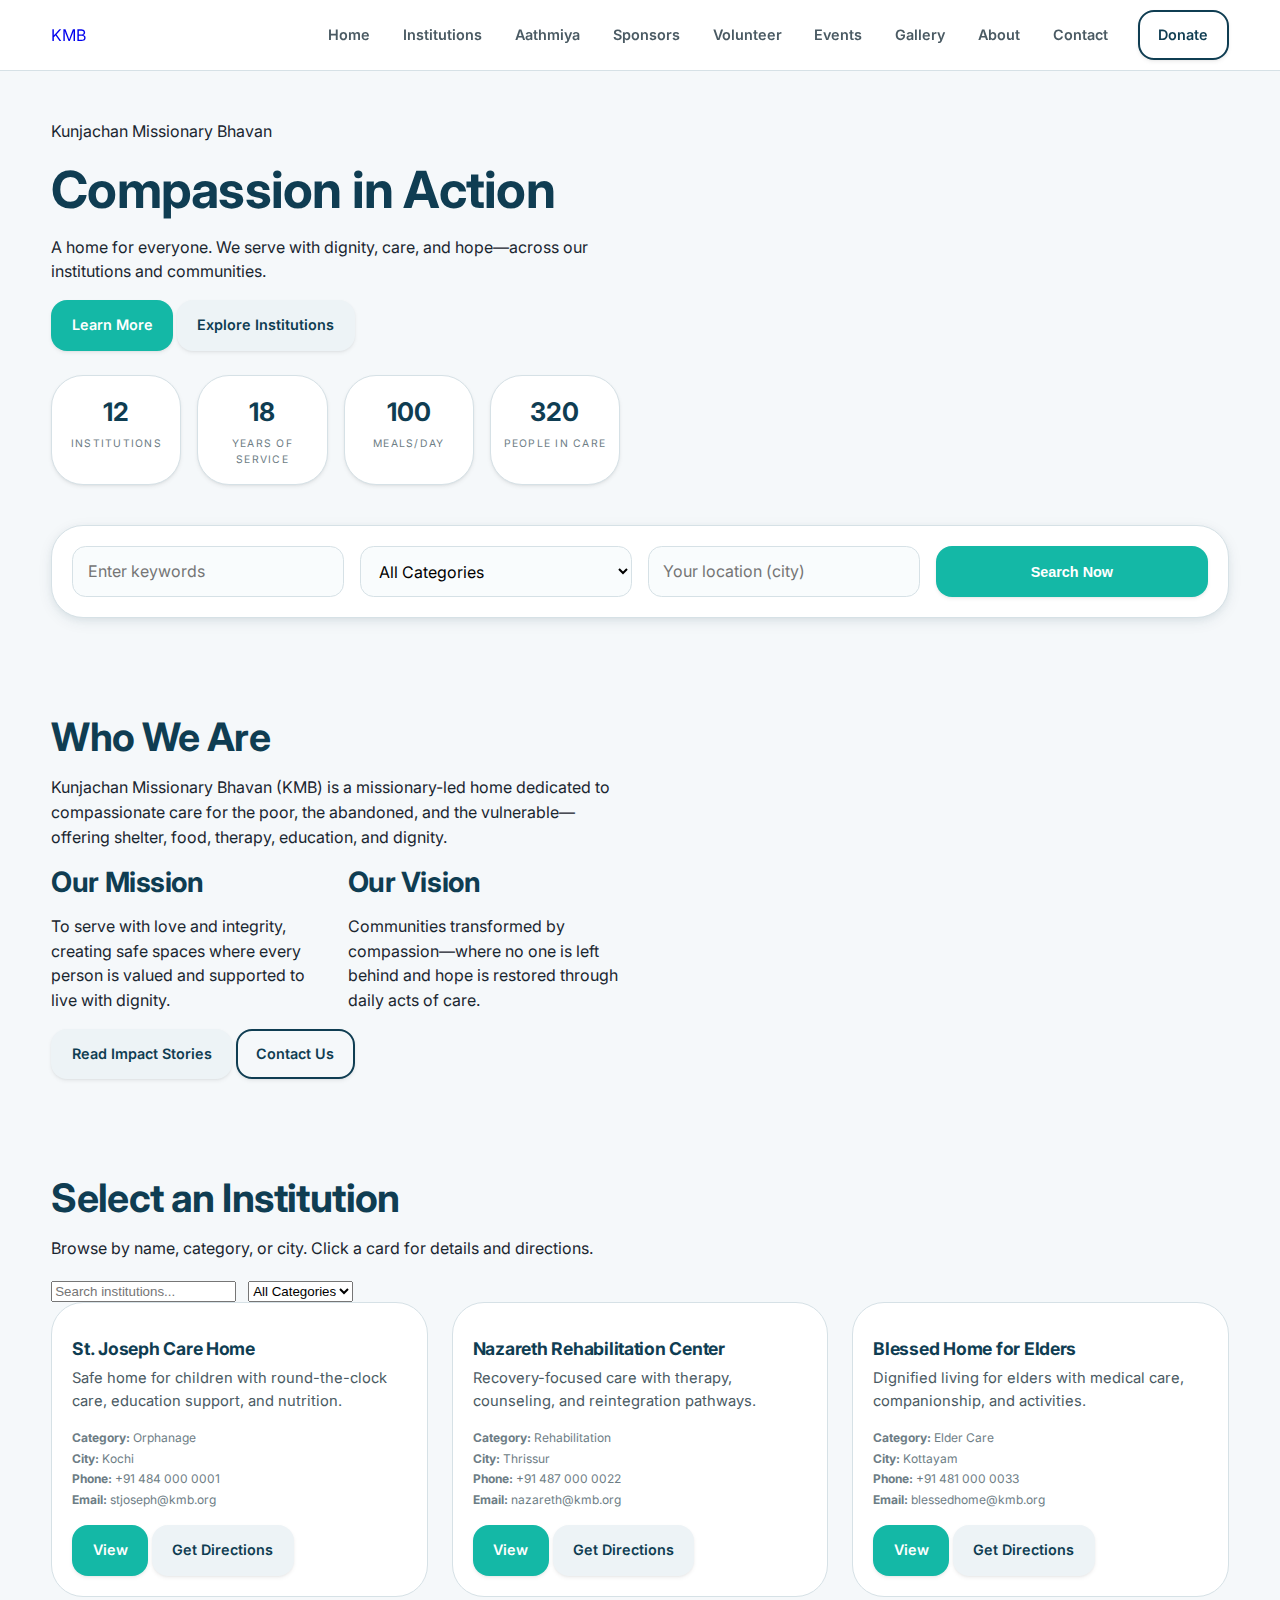
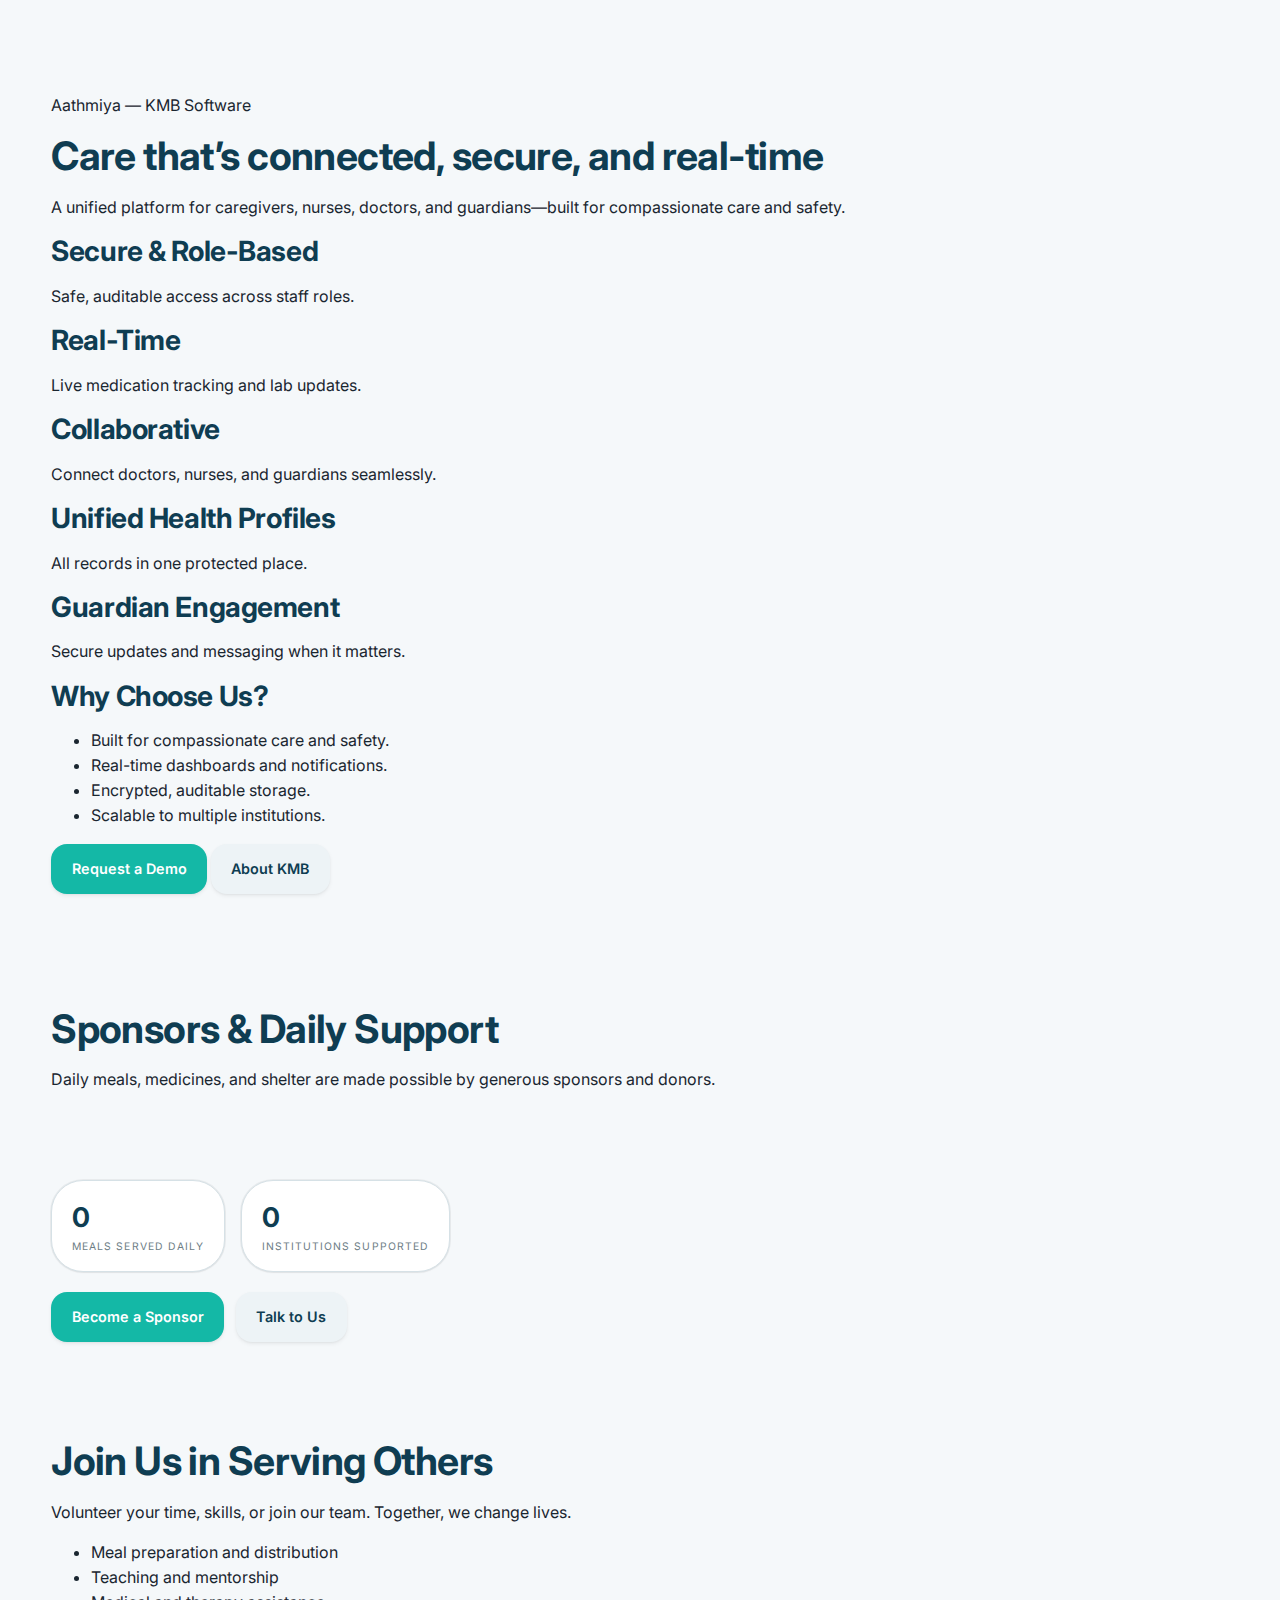
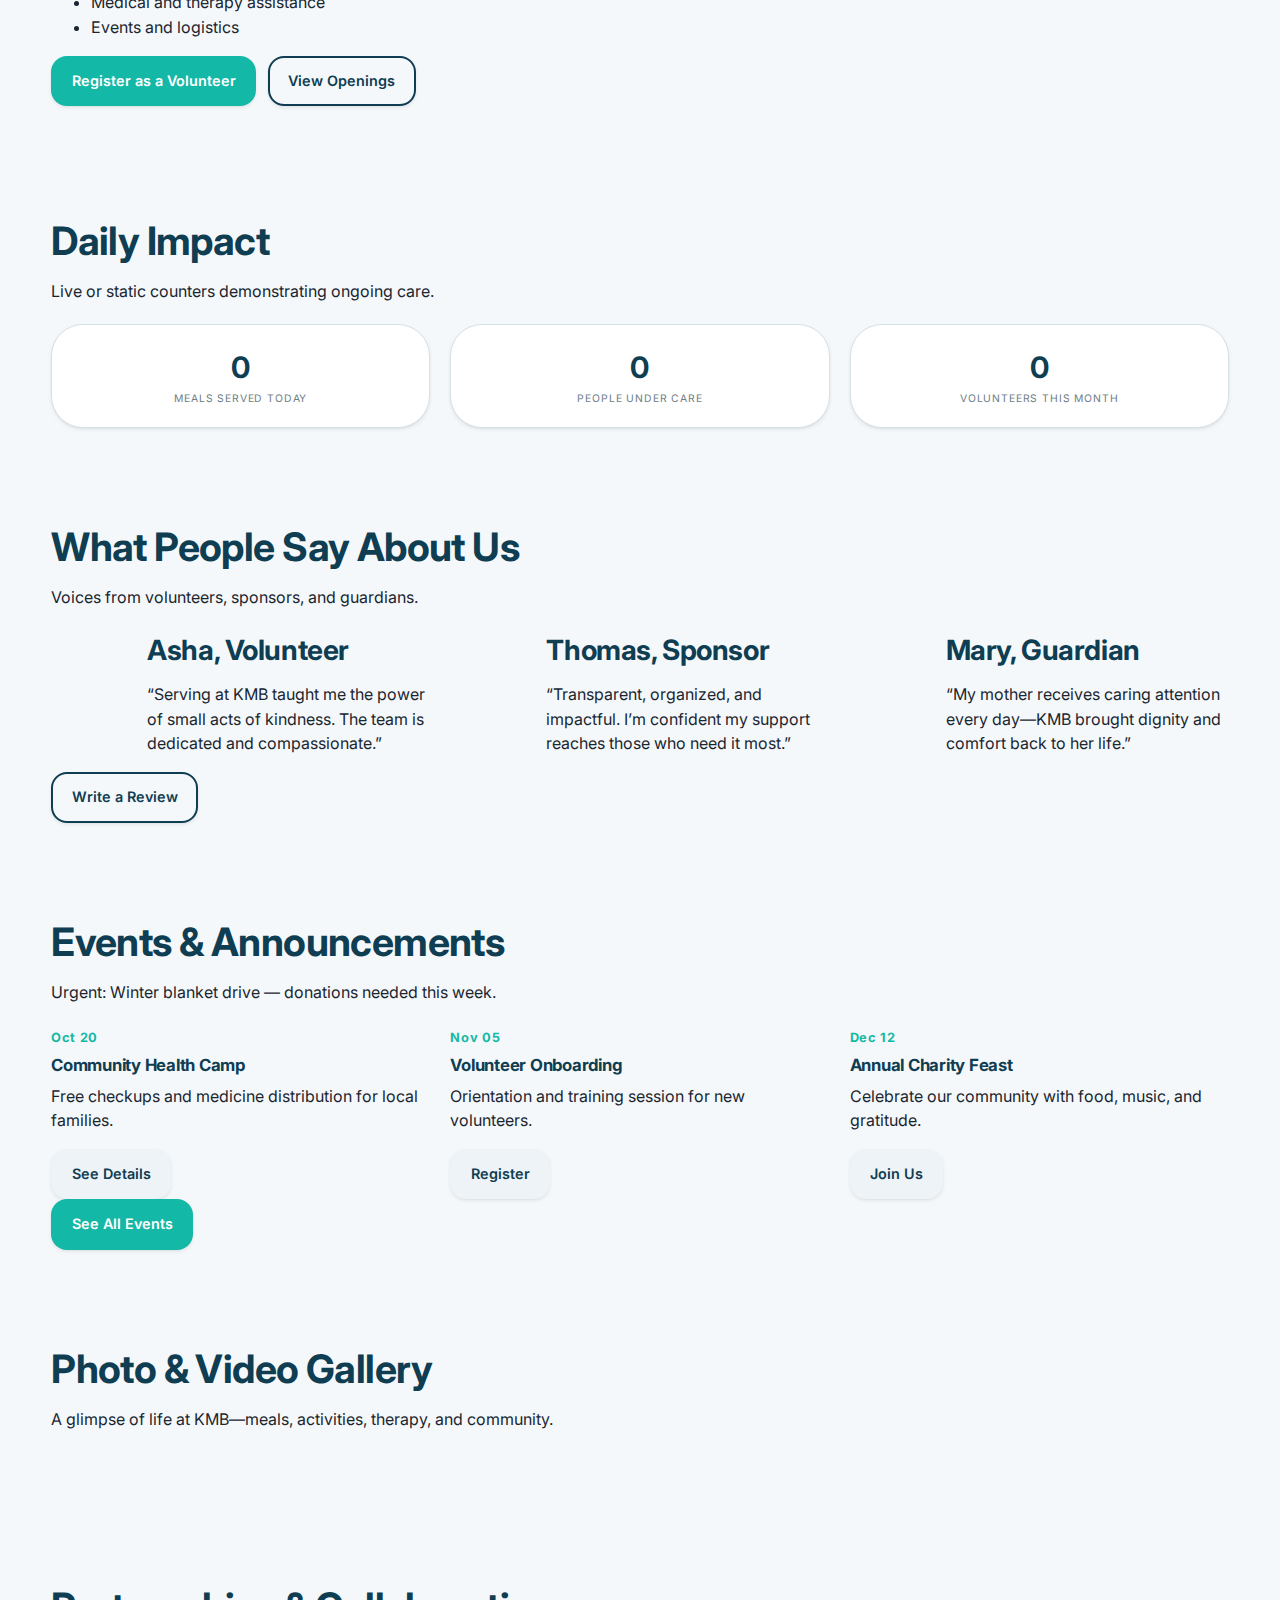
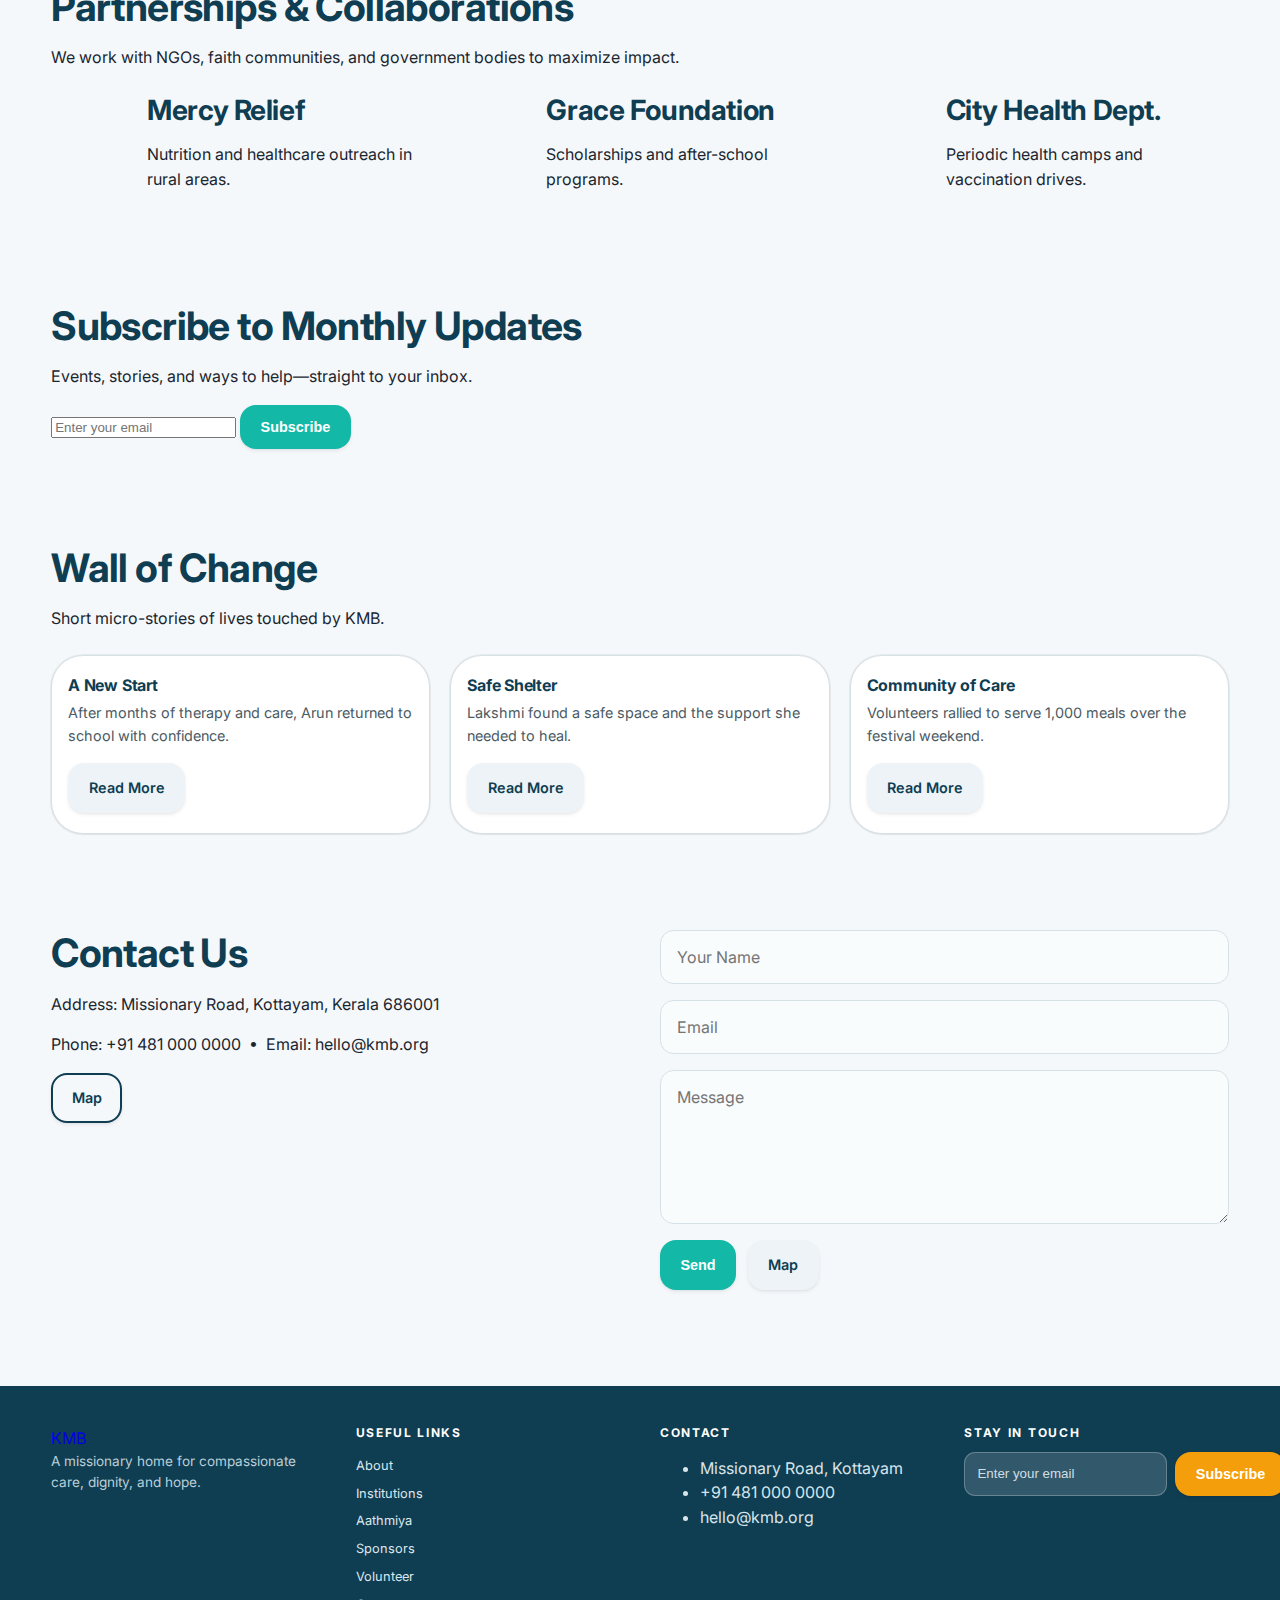
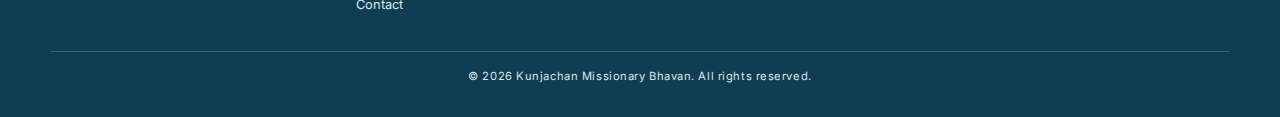
<file: index.html>
<!DOCTYPE html>
<html lang="en">
  <head>
    <meta charset="utf-8" />
    <meta name="viewport" content="width=device-width,initial-scale=1" />
    <title>Kunjachan Missionary Bhavan (KMB) — Compassion in Action</title>
    <meta
      name="description"
      content="Kunjachan Missionary Bhavan — home for care, dignity and hope. Learn about our institutions, daily impact, sponsors, volunteer opportunities, and Aathmiya (KMB Software)."
    />
    <link rel="preconnect" href="https://fonts.googleapis.com" />
    <link rel="preconnect" href="https://fonts.gstatic.com" crossorigin />
    <link
      href="https://fonts.googleapis.com/css2?family=Inter:wght@400;500;600;700;800&display=swap"
      rel="stylesheet"
    />
    <link rel="stylesheet" href="assets/css/style.css" />
  </head>
  <body>
    <a class="skip-link" href="#main">Skip to content</a>

    <header class="site-header" role="banner">
      <div class="container header__bar">
        <div class="brand">
          <a
            href="#"
            class="brand__link"
            aria-label="Kunjachan Missionary Bhavan Home"
            >KMB</a
          >
        </div>

        <button
          class="nav-toggle"
          aria-expanded="false"
          aria-controls="primary-nav"
          aria-label="Toggle navigation"
        >
          <span class="nav-toggle__bar"></span>
          <span class="nav-toggle__bar"></span>
          <span class="nav-toggle__bar"></span>
        </button>

        <nav
          id="primary-nav"
          class="primary-nav"
          role="navigation"
          aria-label="Primary"
        >
          <ul class="nav__list">
            <li><a href="#home">Home</a></li>
            <li><a href="#institutions">Institutions</a></li>
            <li><a href="#software">Aathmiya</a></li>
            <li><a href="#sponsors">Sponsors</a></li>
            <li><a href="#volunteer">Volunteer</a></li>
            <li><a href="#events">Events</a></li>
            <li><a href="#gallery">Gallery</a></li>
            <li><a href="#about">About</a></li>
            <li><a href="#contact">Contact</a></li>
          </ul>
          <div class="nav__cta">
            <a class="btn btn--outline" href="#donate">Donate</a>
          </div>
        </nav>
      </div>
    </header>

    <main id="main" tabindex="-1">
      <!-- HERO -->
      <section id="home" class="hero section">
        <div class="container hero__grid">
          <div class="hero__content">
            <p class="eyebrow">Kunjachan Missionary Bhavan</p>
            <h1 class="hero__title">Compassion in Action</h1>
            <p class="hero__subtitle">
              A home for everyone. We serve with dignity, care, and hope—across
              our institutions and communities.
            </p>
            <div class="hero__actions">
              <a href="#about" class="btn btn--primary">Learn More</a>
              <a href="#institutions" class="btn btn--ghost"
                >Explore Institutions</a
              >
            </div>

            <div class="stats">
              <div class="stat">
                <div class="stat__num" data-count="12">0</div>
                <div class="stat__label">Institutions</div>
              </div>
              <div class="stat">
                <div class="stat__num" data-count="18">0</div>
                <div class="stat__label">Years of Service</div>
              </div>
              <div class="stat">
                <div class="stat__num" data-count="100">0</div>
                <div class="stat__label">Meals/Day</div>
              </div>
              <div class="stat">
                <div class="stat__num" data-count="320">0</div>
                <div class="stat__label">People in Care</div>
              </div>
            </div>
          </div>

          <!-- Accessible placeholder instead of an image -->
          <figure
            class="media-placeholder hero__media"
            role="img"
            aria-label="Illustration placeholder describing care and community"
            data-alt="Care & Community Illustration"
          >
            <figcaption class="visually-hidden">
              Care & Community Illustration (placeholder)
            </figcaption>
          </figure>
        </div>

        <!-- Quick find bar styled like the template -->
        <form
          class="finder container"
          role="search"
          aria-label="Find an institution"
        >
          <label class="visually-hidden" for="find-keywords"
            >Search keywords</label
          >
          <input
            id="find-keywords"
            name="q"
            type="search"
            placeholder="Enter keywords"
            autocomplete="off"
          />

          <label class="visually-hidden" for="find-category">Category</label>
          <select id="find-category" name="category">
            <option value="">All Categories</option>
            <option>Orphanage</option>
            <option>Rehabilitation</option>
            <option>Elder Care</option>
            <option>Education</option>
            <option>Healthcare</option>
          </select>

          <label class="visually-hidden" for="find-location">Location</label>
          <input
            id="find-location"
            name="location"
            type="text"
            placeholder="Your location (city)"
            autocomplete="off"
          />

          <button
            type="button"
            class="btn btn--primary finder__submit"
            id="finderSearchBtn"
          >
            Search Now
          </button>
        </form>
      </section>

      <!-- HOW WE WORK / MISSION & VISION -->
      <section id="about" class="section about">
        <div class="container about__grid">
          <div class="about__info">
            <h2>Who We Are</h2>
            <p>
              Kunjachan Missionary Bhavan (KMB) is a missionary-led home
              dedicated to compassionate care for the poor, the abandoned, and
              the vulnerable—offering shelter, food, therapy, education, and
              dignity.
            </p>
            <div class="about__split">
              <div>
                <h3>Our Mission</h3>
                <p>
                  To serve with love and integrity, creating safe spaces where
                  every person is valued and supported to live with dignity.
                </p>
              </div>
              <div>
                <h3>Our Vision</h3>
                <p>
                  Communities transformed by compassion—where no one is left
                  behind and hope is restored through daily acts of care.
                </p>
              </div>
            </div>
            <div class="about__actions">
              <a href="#impact-stories" class="btn btn--ghost"
                >Read Impact Stories</a
              >
              <a href="#contact" class="btn btn--outline">Contact Us</a>
            </div>
          </div>
          <figure
            class="media-placeholder about__media"
            role="img"
            aria-label="Placeholder for collage of institutions, staff, and community"
            data-alt="Institutions & Community Collage"
          >
            <figcaption class="visually-hidden">
              Institutions & Community Collage (placeholder)
            </figcaption>
          </figure>
        </div>
      </section>

      <!-- INSTITUTION SELECTOR -->
      <section id="institutions" class="section institutions">
        <div class="container">
          <div class="section__head">
            <h2>Select an Institution</h2>
            <p class="section__lead">
              Browse by name, category, or city. Click a card for details and
              directions.
            </p>
          </div>

          <div class="filters">
            <input
              type="search"
              id="filterText"
              placeholder="Search institutions..."
              aria-label="Search institutions"
            />
            <select id="filterCategory" aria-label="Filter by category">
              <option value="">All Categories</option>
              <option>Orphanage</option>
              <option>Rehabilitation</option>
              <option>Elder Care</option>
              <option>Education</option>
              <option>Healthcare</option>
            </select>
          </div>

          <div class="cards" id="institutionCards" role="list">
            <!-- Demo institution 1 -->
            <article
              class="card"
              role="listitem"
              data-name="St. Joseph Care Home"
              data-category="Orphanage"
              data-city="Kochi"
            >
              <figure
                class="media-placeholder card__media"
                role="img"
                aria-label="Logo placeholder for St. Joseph Care Home"
                data-alt="St. Joseph Care Home logo"
              ></figure>
              <div class="card__body">
                <h3 class="card__title">St. Joseph Care Home</h3>
                <p class="card__desc">
                  Safe home for children with round-the-clock care, education
                  support, and nutrition.
                </p>
                <ul class="card__meta">
                  <li><strong>Category:</strong> Orphanage</li>
                  <li><strong>City:</strong> Kochi</li>
                  <li><strong>Phone:</strong> +91 484 000 0001</li>
                  <li><strong>Email:</strong> stjoseph@kmb.org</li>
                </ul>
                <div class="card__actions">
                  <a class="btn btn--primary" href="#institution-stjoseph"
                    >View</a
                  >
                  <a
                    class="btn btn--ghost"
                    target="_blank"
                    rel="noopener"
                    href="https://maps.google.com/?q=Kochi%20St.%20Joseph%20Care%20Home"
                    >Get Directions</a
                  >
                </div>
              </div>
            </article>

            <!-- Demo institution 2 -->
            <article
              class="card"
              role="listitem"
              data-name="Nazareth Rehabilitation Center"
              data-category="Rehabilitation"
              data-city="Thrissur"
            >
              <figure
                class="media-placeholder card__media"
                role="img"
                aria-label="Logo placeholder for Nazareth Rehabilitation Center"
                data-alt="Nazareth Rehabilitation Center logo"
              ></figure>
              <div class="card__body">
                <h3 class="card__title">Nazareth Rehabilitation Center</h3>
                <p class="card__desc">
                  Recovery-focused care with therapy, counseling, and
                  reintegration pathways.
                </p>
                <ul class="card__meta">
                  <li><strong>Category:</strong> Rehabilitation</li>
                  <li><strong>City:</strong> Thrissur</li>
                  <li><strong>Phone:</strong> +91 487 000 0022</li>
                  <li><strong>Email:</strong> nazareth@kmb.org</li>
                </ul>
                <div class="card__actions">
                  <a class="btn btn--primary" href="#institution-nazareth"
                    >View</a
                  >
                  <a
                    class="btn btn--ghost"
                    target="_blank"
                    rel="noopener"
                    href="https://maps.google.com/?q=Thrissur%20Nazareth%20Rehabilitation%20Center"
                    >Get Directions</a
                  >
                </div>
              </div>
            </article>

            <!-- Demo institution 3 -->
            <article
              class="card"
              role="listitem"
              data-name="Blessed Home for Elders"
              data-category="Elder Care"
              data-city="Kottayam"
            >
              <figure
                class="media-placeholder card__media"
                role="img"
                aria-label="Logo placeholder for Blessed Home for Elders"
                data-alt="Blessed Home for Elders logo"
              ></figure>
              <div class="card__body">
                <h3 class="card__title">Blessed Home for Elders</h3>
                <p class="card__desc">
                  Dignified living for elders with medical care, companionship,
                  and activities.
                </p>
                <ul class="card__meta">
                  <li><strong>Category:</strong> Elder Care</li>
                  <li><strong>City:</strong> Kottayam</li>
                  <li><strong>Phone:</strong> +91 481 000 0033</li>
                  <li><strong>Email:</strong> blessedhome@kmb.org</li>
                </ul>
                <div class="card__actions">
                  <a class="btn btn--primary" href="#institution-blessed"
                    >View</a
                  >
                  <a
                    class="btn btn--ghost"
                    target="_blank"
                    rel="noopener"
                    href="https://maps.google.com/?q=Kottayam%20Blessed%20Home%20for%20Elders"
                    >Get Directions</a
                  >
                </div>
              </div>
            </article>
          </div>
        </div>
      </section>

      <!-- AATHMIYA (KMB SOFTWARE) -->
      <section id="software" class="section software">
        <div class="container software__grid">
          <div>
            <p class="eyebrow">Aathmiya — KMB Software</p>
            <h2>Care that’s connected, secure, and real-time</h2>
            <p class="section__lead">
              A unified platform for caregivers, nurses, doctors, and
              guardians—built for compassionate care and safety.
            </p>
            <div class="feature-list">
              <div class="feature">
                <h3>Secure & Role-Based</h3>
                <p>Safe, auditable access across staff roles.</p>
              </div>
              <div class="feature">
                <h3>Real-Time</h3>
                <p>Live medication tracking and lab updates.</p>
              </div>
              <div class="feature">
                <h3>Collaborative</h3>
                <p>Connect doctors, nurses, and guardians seamlessly.</p>
              </div>
              <div class="feature">
                <h3>Unified Health Profiles</h3>
                <p>All records in one protected place.</p>
              </div>
              <div class="feature">
                <h3>Guardian Engagement</h3>
                <p>Secure updates and messaging when it matters.</p>
              </div>
            </div>

            <div class="why">
              <h3>Why Choose Us?</h3>
              <ul>
                <li>Built for compassionate care and safety.</li>
                <li>Real-time dashboards and notifications.</li>
                <li>Encrypted, auditable storage.</li>
                <li>Scalable to multiple institutions.</li>
              </ul>
            </div>

            <div class="software__actions">
              <a class="btn btn--primary" href="#contact">Request a Demo</a>
              <a class="btn btn--ghost" href="#about">About KMB</a>
            </div>
          </div>

          <figure
            class="media-placeholder software__media"
            role="img"
            aria-label="Placeholder for Aathmiya software UI preview"
            data-alt="Aathmiya software UI preview"
          ></figure>
        </div>
      </section>

      <!-- SPONSORS -->
      <section id="sponsors" class="section sponsors">
        <div class="container">
          <div class="section__head">
            <h2>Sponsors & Daily Support</h2>
            <p class="section__lead">
              Daily meals, medicines, and shelter are made possible by generous
              sponsors and donors.
            </p>
          </div>
          <div class="sponsor-grid">
            <figure
              class="logo-placeholder"
              role="img"
              aria-label="Sponsor logo placeholder"
              data-alt="Sponsor logo"
            ></figure>
            <figure
              class="logo-placeholder"
              role="img"
              aria-label="Sponsor logo placeholder"
              data-alt="Sponsor logo"
            ></figure>
            <figure
              class="logo-placeholder"
              role="img"
              aria-label="Sponsor logo placeholder"
              data-alt="Sponsor logo"
            ></figure>
            <figure
              class="logo-placeholder"
              role="img"
              aria-label="Sponsor logo placeholder"
              data-alt="Sponsor logo"
            ></figure>
            <figure
              class="logo-placeholder"
              role="img"
              aria-label="Sponsor logo placeholder"
              data-alt="Sponsor logo"
            ></figure>
            <figure
              class="logo-placeholder"
              role="img"
              aria-label="Sponsor logo placeholder"
              data-alt="Sponsor logo"
            ></figure>
          </div>

          <div class="impact-highlights">
            <div class="highlight">
              <div class="highlight__num" data-count="100">0</div>
              <div class="highlight__label">Meals served daily</div>
            </div>
            <div class="highlight">
              <div class="highlight__num" data-count="12">0</div>
              <div class="highlight__label">Institutions supported</div>
            </div>
          </div>

          <div class="cta-row">
            <a class="btn btn--primary" href="#donate">Become a Sponsor</a>
            <a class="btn btn--ghost" href="#contact">Talk to Us</a>
          </div>
        </div>
      </section>

      <!-- VOLUNTEER & CAREERS -->
      <section id="volunteer" class="section volunteer">
        <div class="container volunteer__grid">
          <div>
            <h2>Join Us in Serving Others</h2>
            <p class="section__lead">
              Volunteer your time, skills, or join our team. Together, we change
              lives.
            </p>
            <ul class="checklist">
              <li>Meal preparation and distribution</li>
              <li>Teaching and mentorship</li>
              <li>Medical and therapy assistance</li>
              <li>Events and logistics</li>
            </ul>
            <div class="cta-row">
              <a class="btn btn--primary" href="#contact"
                >Register as a Volunteer</a
              >
              <a class="btn btn--outline" href="#contact">View Openings</a>
            </div>
          </div>
          <figure
            class="media-placeholder volunteer__media"
            role="img"
            aria-label="Placeholder for volunteers in action"
            data-alt="Volunteers in action"
          ></figure>
        </div>
      </section>

      <!-- DAILY IMPACT COUNTERS -->
      <section id="impact" class="section counters">
        <div class="container">
          <div class="section__head">
            <h2>Daily Impact</h2>
            <p class="section__lead">
              Live or static counters demonstrating ongoing care.
            </p>
          </div>
          <div class="counter-grid">
            <div class="counter">
              <div class="counter__num" data-count="100">0</div>
              <div class="counter__label">Meals served today</div>
            </div>
            <div class="counter">
              <div class="counter__num" data-count="320">0</div>
              <div class="counter__label">People under care</div>
            </div>
            <div class="counter">
              <div class="counter__num" data-count="58">0</div>
              <div class="counter__label">Volunteers this month</div>
            </div>
          </div>
        </div>
      </section>

      <!-- REVIEWS -->
      <section id="reviews" class="section reviews">
        <div class="container">
          <div class="section__head">
            <h2>What People Say About Us</h2>
            <p class="section__lead">
              Voices from volunteers, sponsors, and guardians.
            </p>
          </div>

          <div class="review-list" aria-live="polite">
            <article class="review">
              <figure
                class="avatar-placeholder"
                role="img"
                aria-label="Avatar placeholder"
                data-alt="Reviewer avatar"
              ></figure>
              <div class="review__body">
                <h3 class="review__name">Asha, Volunteer</h3>
                <p>
                  “Serving at KMB taught me the power of small acts of kindness.
                  The team is dedicated and compassionate.”
                </p>
              </div>
            </article>
            <article class="review">
              <figure
                class="avatar-placeholder"
                role="img"
                aria-label="Avatar placeholder"
                data-alt="Reviewer avatar"
              ></figure>
              <div class="review__body">
                <h3 class="review__name">Thomas, Sponsor</h3>
                <p>
                  “Transparent, organized, and impactful. I’m confident my
                  support reaches those who need it most.”
                </p>
              </div>
            </article>
            <article class="review">
              <figure
                class="avatar-placeholder"
                role="img"
                aria-label="Avatar placeholder"
                data-alt="Reviewer avatar"
              ></figure>
              <div class="review__body">
                <h3 class="review__name">Mary, Guardian</h3>
                <p>
                  “My mother receives caring attention every day—KMB brought
                  dignity and comfort back to her life.”
                </p>
              </div>
            </article>
          </div>

          <div class="cta-row">
            <a class="btn btn--outline" href="#contact">Write a Review</a>
          </div>
        </div>
      </section>

      <!-- EVENTS & ANNOUNCEMENTS -->
      <section id="events" class="section events">
        <div class="container">
          <div class="section__head">
            <h2>Events & Announcements</h2>
            <p class="urgent" role="note" aria-label="Urgent announcement">
              Urgent: Winter blanket drive — donations needed this week.
            </p>
          </div>

          <div class="event-grid">
            <article class="event">
              <div class="event__date">Oct 20</div>
              <h3 class="event__title">Community Health Camp</h3>
              <p class="event__desc">
                Free checkups and medicine distribution for local families.
              </p>
              <a class="btn btn--ghost" href="#contact">See Details</a>
            </article>
            <article class="event">
              <div class="event__date">Nov 05</div>
              <h3 class="event__title">Volunteer Onboarding</h3>
              <p class="event__desc">
                Orientation and training session for new volunteers.
              </p>
              <a class="btn btn--ghost" href="#contact">Register</a>
            </article>
            <article class="event">
              <div class="event__date">Dec 12</div>
              <h3 class="event__title">Annual Charity Feast</h3>
              <p class="event__desc">
                Celebrate our community with food, music, and gratitude.
              </p>
              <a class="btn btn--ghost" href="#contact">Join Us</a>
            </article>
          </div>

          <div class="cta-row">
            <a class="btn btn--primary" href="#contact">See All Events</a>
          </div>
        </div>
      </section>

      <!-- GALLERY -->
      <section id="gallery" class="section gallery">
        <div class="container">
          <div class="section__head">
            <h2>Photo & Video Gallery</h2>
            <p class="section__lead">
              A glimpse of life at KMB—meals, activities, therapy, and
              community.
            </p>
          </div>
          <div class="gallery-grid">
            <figure
              class="media-placeholder gallery__item"
              role="img"
              aria-label="Placeholder image: meal service"
              data-alt="Meal service"
            ></figure>
            <figure
              class="media-placeholder gallery__item"
              role="img"
              aria-label="Placeholder image: study session"
              data-alt="Study session"
            ></figure>
            <figure
              class="media-placeholder gallery__item"
              role="img"
              aria-label="Placeholder image: therapy room"
              data-alt="Therapy room"
            ></figure>
            <figure
              class="media-placeholder gallery__item"
              role="img"
              aria-label="Placeholder image: community prayer"
              data-alt="Community prayer"
            ></figure>
            <figure
              class="media-placeholder gallery__item"
              role="img"
              aria-label="Placeholder image: staff meeting"
              data-alt="Staff meeting"
            ></figure>
            <figure
              class="media-placeholder gallery__item"
              role="img"
              aria-label="Placeholder image: celebration"
              data-alt="Celebration"
            ></figure>
          </div>
        </div>
      </section>

      <!-- PARTNERSHIPS -->
      <section id="partners" class="section partners">
        <div class="container">
          <div class="section__head">
            <h2>Partnerships & Collaborations</h2>
            <p class="section__lead">
              We work with NGOs, faith communities, and government bodies to
              maximize impact.
            </p>
          </div>
          <div class="partner-grid">
            <article class="partner">
              <figure
                class="logo-placeholder"
                role="img"
                aria-label="Partner logo placeholder"
                data-alt="Partner logo"
              ></figure>
              <div>
                <h3>Mercy Relief</h3>
                <p>Nutrition and healthcare outreach in rural areas.</p>
              </div>
            </article>
            <article class="partner">
              <figure
                class="logo-placeholder"
                role="img"
                aria-label="Partner logo placeholder"
                data-alt="Partner logo"
              ></figure>
              <div>
                <h3>Grace Foundation</h3>
                <p>Scholarships and after-school programs.</p>
              </div>
            </article>
            <article class="partner">
              <figure
                class="logo-placeholder"
                role="img"
                aria-label="Partner logo placeholder"
                data-alt="Partner logo"
              ></figure>
              <div>
                <h3>City Health Dept.</h3>
                <p>Periodic health camps and vaccination drives.</p>
              </div>
            </article>
          </div>
        </div>
      </section>

      <!-- NEWSLETTER -->
      <section id="newsletter" class="section newsletter">
        <div class="container newsletter__box">
          <div>
            <h2>Subscribe to Monthly Updates</h2>
            <p>Events, stories, and ways to help—straight to your inbox.</p>
          </div>
          <form class="newsletter__form" aria-label="Newsletter signup">
            <label class="visually-hidden" for="newsletterEmail"
              >Email address</label
            >
            <input
              id="newsletterEmail"
              type="email"
              placeholder="Enter your email"
              required
            />
            <button type="submit" class="btn btn--primary">Subscribe</button>
          </form>
        </div>
      </section>

      <!-- IMPACT STORIES -->
      <section id="impact-stories" class="section stories">
        <div class="container">
          <div class="section__head">
            <h2>Wall of Change</h2>
            <p class="section__lead">
              Short micro-stories of lives touched by KMB.
            </p>
          </div>

          <div class="story-grid">
            <article class="story">
              <h3 class="story__title">A New Start</h3>
              <p class="story__excerpt">
                After months of therapy and care, Arun returned to school with
                confidence.
              </p>
              <a class="btn btn--ghost" href="#contact">Read More</a>
            </article>
            <article class="story">
              <h3 class="story__title">Safe Shelter</h3>
              <p class="story__excerpt">
                Lakshmi found a safe space and the support she needed to heal.
              </p>
              <a class="btn btn--ghost" href="#contact">Read More</a>
            </article>
            <article class="story">
              <h3 class="story__title">Community of Care</h3>
              <p class="story__excerpt">
                Volunteers rallied to serve 1,000 meals over the festival
                weekend.
              </p>
              <a class="btn btn--ghost" href="#contact">Read More</a>
            </article>
          </div>
        </div>
      </section>

      <!-- CONTACT -->
      <section id="contact" class="section contact">
        <div class="container contact__grid">
          <div>
            <h2>Contact Us</h2>
            <p>Address: Missionary Road, Kottayam, Kerala 686001</p>
            <p>Phone: +91 481 000 0000 &nbsp;•&nbsp; Email: hello@kmb.org</p>
            <div class="cta-row">
              <a
                class="btn btn--outline"
                target="_blank"
                rel="noopener"
                href="https://maps.google.com/?q=Kunjachan%20Missionary%20Bhavan%20Kottayam"
                >Map</a
              >
            </div>
          </div>

          <form class="contact__form" aria-label="Contact form">
            <label class="visually-hidden" for="cName">Your Name</label>
            <input
              id="cName"
              name="name"
              type="text"
              placeholder="Your Name"
              required
            />

            <label class="visually-hidden" for="cEmail">Email</label>
            <input
              id="cEmail"
              name="email"
              type="email"
              placeholder="Email"
              required
            />

            <label class="visually-hidden" for="cMsg">Message</label>
            <textarea
              id="cMsg"
              name="message"
              placeholder="Message"
              rows="5"
              required
            ></textarea>

            <div class="cta-row">
              <button class="btn btn--primary" type="submit">Send</button>
              <a
                class="btn btn--ghost"
                target="_blank"
                rel="noopener"
                href="https://maps.google.com/?q=Kunjachan%20Missionary%20Bhavan%20Kottayam"
                >Map</a
              >
            </div>
          </form>
        </div>
      </section>

      <!-- FOOTER -->
      <footer class="site-footer">
        <div class="container footer__grid">
          <div class="footer__brand">
            <a class="brand__link" href="#" aria-label="KMB home">KMB</a>
            <p class="footer__about">
              A missionary home for compassionate care, dignity, and hope.
            </p>
          </div>
          <nav class="footer__nav" aria-label="Footer links">
            <h3 class="footer__title">Useful Links</h3>
            <ul>
              <li><a href="#about">About</a></li>
              <li><a href="#institutions">Institutions</a></li>
              <li><a href="#software">Aathmiya</a></li>
              <li><a href="#sponsors">Sponsors</a></li>
              <li><a href="#volunteer">Volunteer</a></li>
              <li><a href="#contact">Contact</a></li>
            </ul>
          </nav>
          <div class="footer__contact">
            <h3 class="footer__title">Contact</h3>
            <ul>
              <li>Missionary Road, Kottayam</li>
              <li>+91 481 000 0000</li>
              <li>hello@kmb.org</li>
            </ul>
          </div>
          <div class="footer__newsletter">
            <h3 class="footer__title">Stay in touch</h3>
            <form class="footer__form" aria-label="Footer newsletter signup">
              <label class="visually-hidden" for="footerEmail"
                >Email address</label
              >
              <input
                id="footerEmail"
                type="email"
                placeholder="Enter your email"
                required
              />
              <button type="submit" class="btn btn--accent">Subscribe</button>
            </form>
          </div>
        </div>
        <div class="container footer__bottom">
          <p>
            &copy; <span id="year"></span> Kunjachan Missionary Bhavan. All
            rights reserved.
          </p>
        </div>
      </footer>
    </main>

    <script src="assets/js/main.js"></script>
  </body>
</html>
</file>
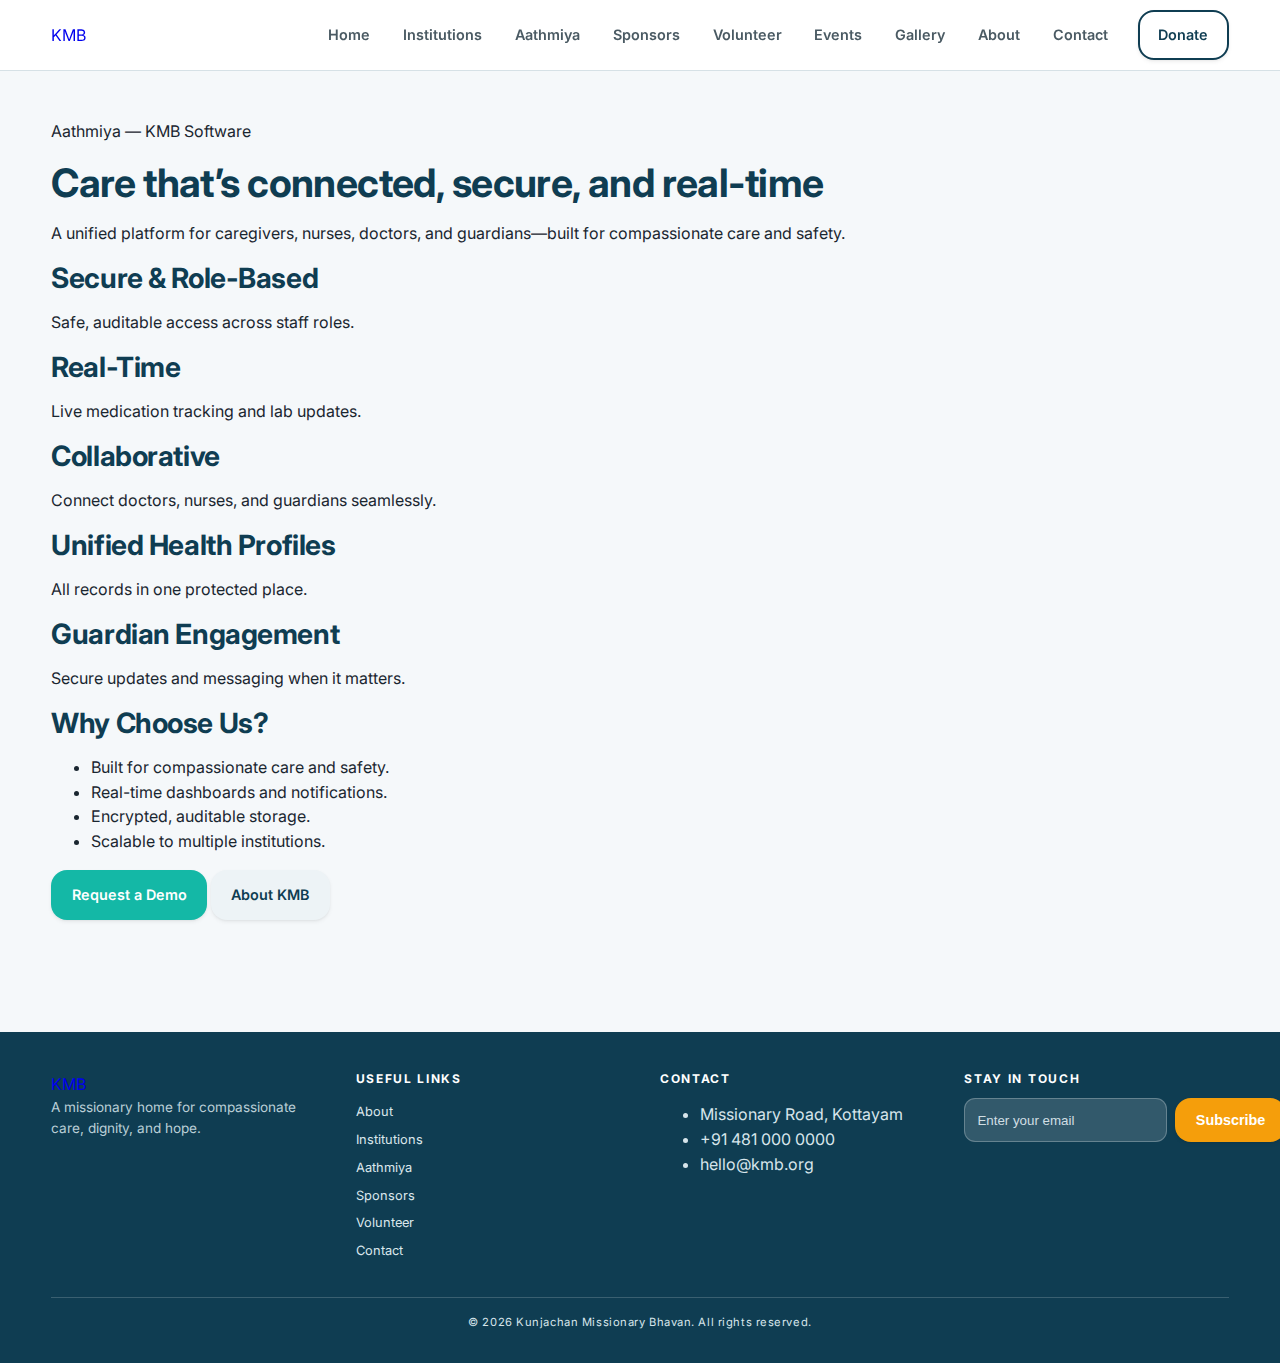
<file: pages/aathmiya.html>
<!DOCTYPE html>
<html lang="en">
<head>
   <meta charset="utf-8" />
    <meta name="viewport" content="width=device-width,initial-scale=1" />
    <title>Kunjachan Missionary Bhavan (KMB) — Compassion in Action</title>
    <meta
      name="description"
      content="Kunjachan Missionary Bhavan — home for care, dignity and hope. Learn about our institutions, daily impact, sponsors, volunteer opportunities, and Aathmiya (KMB Software)."
    />
    <link rel="preconnect" href="https://fonts.googleapis.com" />
    <link rel="preconnect" href="https://fonts.gstatic.com" crossorigin />
    <link
      href="https://fonts.googleapis.com/css2?family=Inter:wght@400;500;600;700;800&display=swap"
      rel="stylesheet"
    />
    <link rel="stylesheet" href="../assets/css/style.css" />

</head>
<body>

    <header class="site-header" role="banner">
      <div class="container header__bar">
        <div class="brand">
          <a
            href="/KMB-WebPage/index.html"
            class="brand__link"
            aria-label="Kunjachan Missionary Bhavan Home"
            >KMB</a
          >
        </div>

        <button
          class="nav-toggle"
          aria-expanded="false"
          aria-controls="primary-nav"
          aria-label="Toggle navigation"
        >
          <span class="nav-toggle__bar"></span>
          <span class="nav-toggle__bar"></span>
          <span class="nav-toggle__bar"></span>
        </button>

        <nav
          id="primary-nav"
          class="primary-nav"
          role="navigation"
          aria-label="Primary"
        >
          <ul class="nav__list">
            <li><a href="../index.html">Home</a></li>
            <li><a href="institutions.html">Institutions</a></li>
            <li><a href="aathmiya.html">Aathmiya</a></li>
            <li><a href="sponsors.html">Sponsors</a></li>
            <li><a href="volunteer.html">Volunteer</a></li>
            <li><a href="events.html">Events</a></li>
            <li><a href="gallery.html">Gallery</a></li>
            <li><a href="about.html">About</a></li>
            <li><a href="contact.html">Contact</a></li>
          </ul>
          <div class="nav__cta">
            <a class="btn btn--outline" href="#donate">Donate</a>
          </div>
        </nav>
      </div>
    </header>
      <!-- AATHMIYA (KMB SOFTWARE) -->
      <section id="software" class="section software">
        <div class="container software__grid">
          <div>
            <p class="eyebrow">Aathmiya — KMB Software</p>
            <h2>Care that’s connected, secure, and real-time</h2>
            <p class="section__lead">
              A unified platform for caregivers, nurses, doctors, and
              guardians—built for compassionate care and safety.
            </p>
            <div class="feature-list">
              <div class="feature">
                <h3>Secure & Role-Based</h3>
                <p>Safe, auditable access across staff roles.</p>
              </div>
              <div class="feature">
                <h3>Real-Time</h3>
                <p>Live medication tracking and lab updates.</p>
              </div>
              <div class="feature">
                <h3>Collaborative</h3>
                <p>Connect doctors, nurses, and guardians seamlessly.</p>
              </div>
              <div class="feature">
                <h3>Unified Health Profiles</h3>
                <p>All records in one protected place.</p>
              </div>
              <div class="feature">
                <h3>Guardian Engagement</h3>
                <p>Secure updates and messaging when it matters.</p>
              </div>
            </div>

            <div class="why">
              <h3>Why Choose Us?</h3>
              <ul>
                <li>Built for compassionate care and safety.</li>
                <li>Real-time dashboards and notifications.</li>
                <li>Encrypted, auditable storage.</li>
                <li>Scalable to multiple institutions.</li>
              </ul>
            </div>

            <div class="software__actions">
              <a class="btn btn--primary" href="#contact">Request a Demo</a>
              <a class="btn btn--ghost" href="#about">About KMB</a>
            </div>
          </div>

          <figure
            class="media-placeholder software__media"
            role="img"
            aria-label="Placeholder for Aathmiya software UI preview"
            data-alt="Aathmiya software UI preview"
          ></figure>
        </div>
      </section>



      <!-- FOOTER -->
      <footer class="site-footer">
        <div class="container footer__grid">
          <div class="footer__brand">
            <a class="brand__link" href="#" aria-label="KMB home">KMB</a>
            <p class="footer__about">
              A missionary home for compassionate care, dignity, and hope.
            </p>
          </div>
          <nav class="footer__nav" aria-label="Footer links">
            <h3 class="footer__title">Useful Links</h3>
            <ul>
              <li><a href="#about">About</a></li>
              <li><a href="#institutions">Institutions</a></li>
              <li><a href="#software">Aathmiya</a></li>
              <li><a href="#sponsors">Sponsors</a></li>
              <li><a href="#volunteer">Volunteer</a></li>
              <li><a href="#contact">Contact</a></li>
            </ul>
          </nav>
          <div class="footer__contact">
            <h3 class="footer__title">Contact</h3>
            <ul>
              <li>Missionary Road, Kottayam</li>
              <li>+91 481 000 0000</li>
              <li>hello@kmb.org</li>
            </ul>
          </div>
          <div class="footer__newsletter">
            <h3 class="footer__title">Stay in touch</h3>
            <form class="footer__form" aria-label="Footer newsletter signup">
              <label class="visually-hidden" for="footerEmail"
                >Email address</label
              >
              <input
                id="footerEmail"
                type="email"
                placeholder="Enter your email"
                required
              />
              <button type="submit" class="btn btn--accent">Subscribe</button>
            </form>
          </div>
        </div>
        <div class="container footer__bottom">
          <p>
            &copy; <span id="year"></span> Kunjachan Missionary Bhavan. All
            rights reserved.
          </p>
        </div>
      </footer>
<script src="../assets/js/main.js"></script>

</body>
</html>
</file>
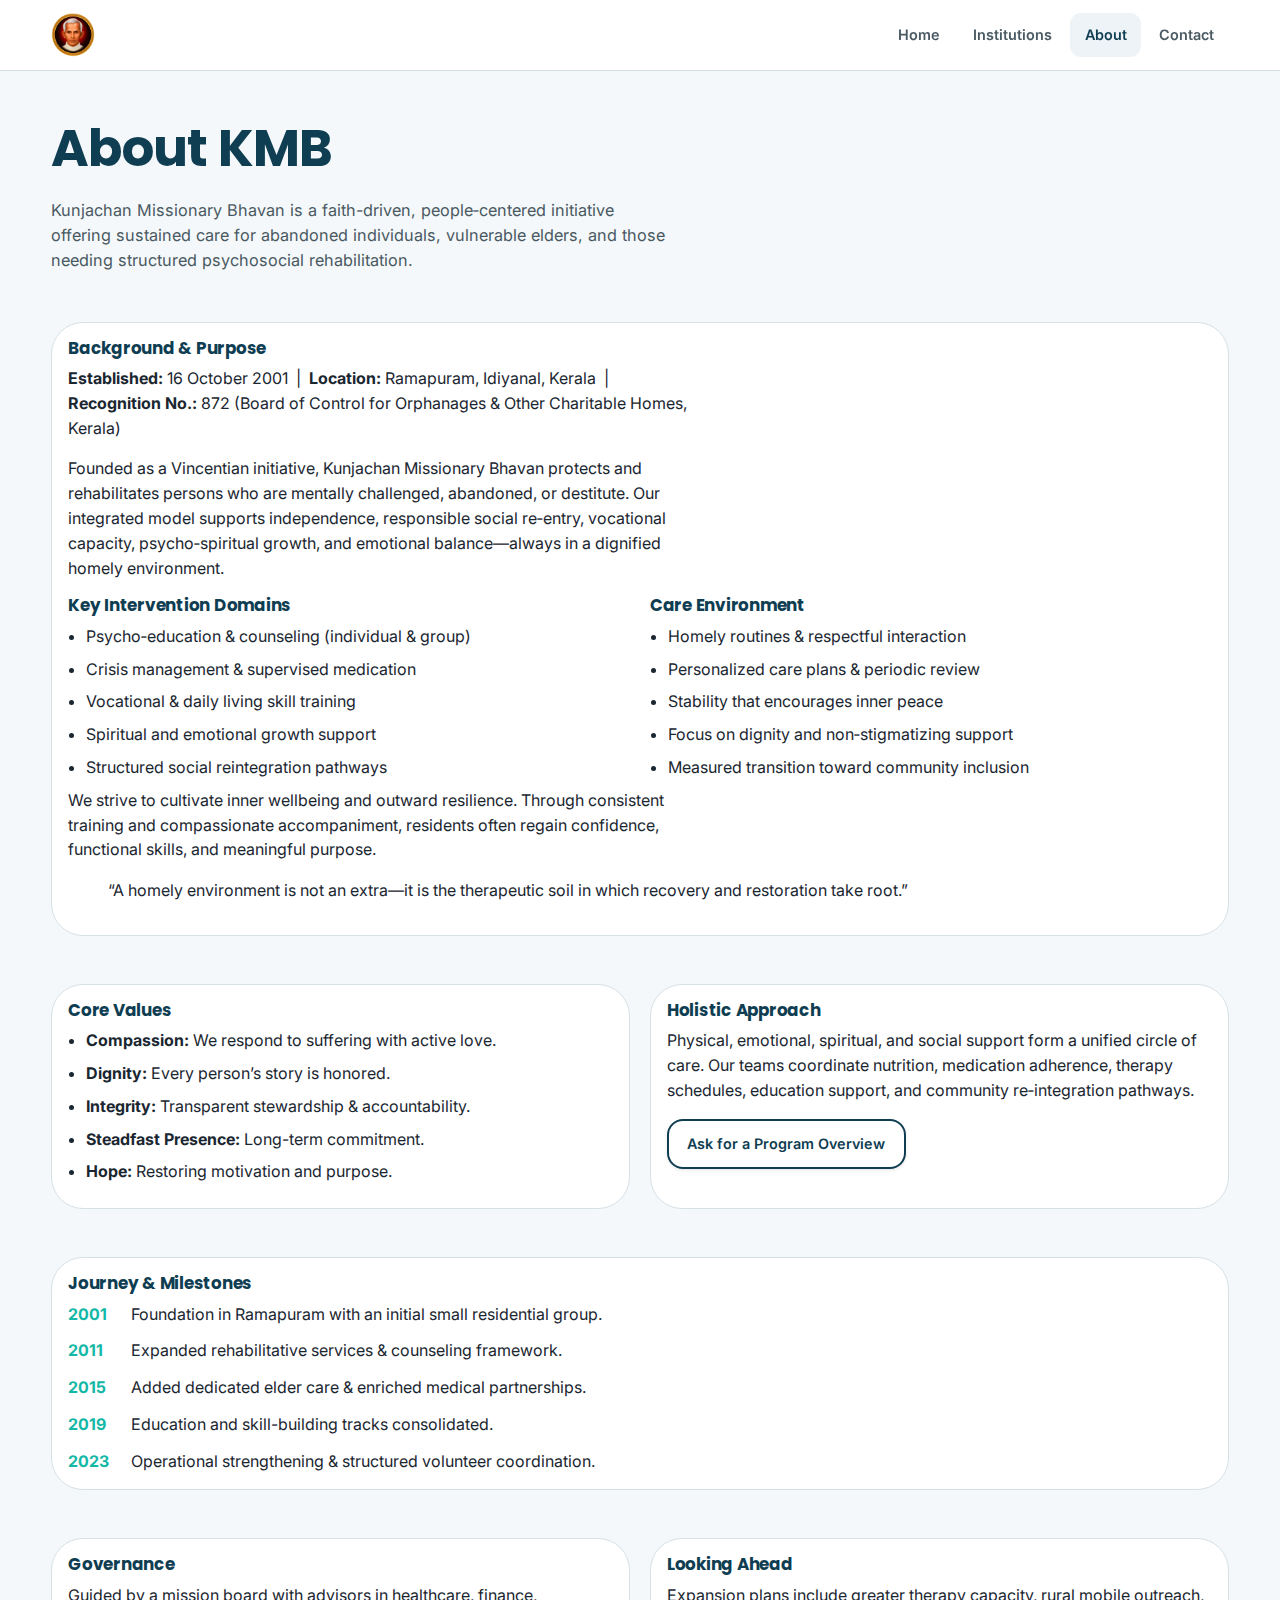
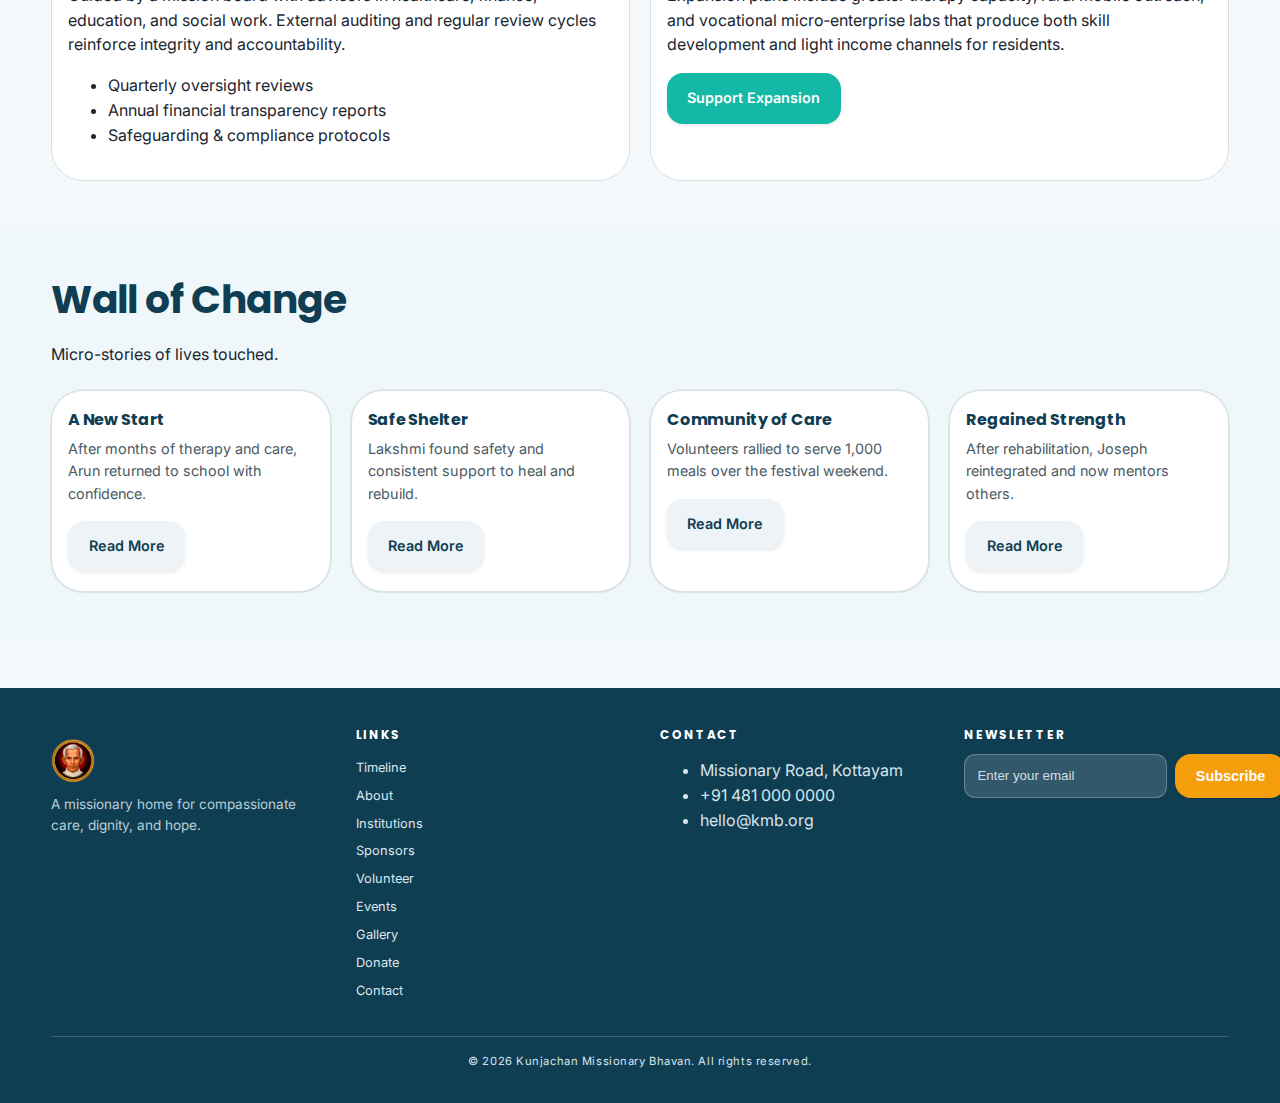
<file: pages/about.html>
<!DOCTYPE html>
<html lang="en">
<head>
  <meta charset="utf-8"/>
  <meta name="viewport" content="width=device-width,initial-scale=1"/>
  <title>About KMB</title>
  <meta name="description" content="Kunjachan Missionary Bhavan is a faith-driven initiative offering sustained care for abandoned individuals, elders, and people needing psychosocial rehabilitation."/>
  <meta property="og:title" content="About KMB"/>
  <meta property="og:description" content="Learn about KMB's background, purpose, values, milestones, and governance."/>
  <meta property="og:type" content="website"/>
  <meta property="og:image" content="../assets/logo/kunjachanMissionaryLogo.png"/>
  <meta name="twitter:card" content="summary_large_image"/>
  <link rel="icon" href="../assets/logo/kunjachanMissionaryLogo.png"/>
  <link href="https://fonts.googleapis.com/css2?family=Inter:wght@400;500;600;700&family=Poppins:wght@700;800&display=swap" rel="stylesheet"/>
  <link rel="stylesheet" href="../assets/css/style.css"/>
</head>
<body>
<a class="skip-link" href="#main">Skip to content</a>
<header class="site-header">
  <div class="container header__bar">
    <div class="brand">
      <a href="../index.html" class="brand__link">
        <img src="../assets/logo/kunjachanMissionaryLogo.png" alt="KMB Logo" class="brand__logo"/>
        <span class="visually-hidden">KMB</span>
      </a>
    </div>
    <button class="nav-toggle" aria-expanded="false" aria-controls="primary-nav" aria-label="Toggle navigation">
      <span class="nav-toggle__bar"></span><span class="nav-toggle__bar"></span><span class="nav-toggle__bar"></span>
    </button>
    <nav id="primary-nav" class="primary-nav">
      <ul class="nav__list">
        <li><a href="../index.html">Home</a></li>
        <li><a href="institutions.html">Institutions</a></li>
        <li><a class="is-active" aria-current="page" href="about.html">About</a></li>
        <li><a href="contact.html">Contact</a></li>
      </ul>
    </nav>
  </div>
</header>

<section class="section" id="main">
  <div class="container prose">
    <h1 class="section-title">About KMB</h1>
    <p class="lead-sm">
      Kunjachan Missionary Bhavan is a faith-driven, people‑centered
      initiative offering sustained care for abandoned individuals,
      vulnerable elders, and those needing structured psychosocial
      rehabilitation.
    </p>
  </div>

  <div class="container mt-section">
    <div class="card-soft-sm prose">
      <h2 class="h5">Background & Purpose</h2>
      <p>
        <strong>Established:</strong> 16 October 2001 &nbsp;|&nbsp;
        <strong>Location:</strong> Ramapuram, Idiyanal, Kerala &nbsp;|&nbsp;
        <strong>Recognition No.:</strong> 872 (Board of Control for
        Orphanages & Other Charitable Homes, Kerala)
      </p>
      <p>
        Founded as a Vincentian initiative, Kunjachan Missionary Bhavan
        protects and rehabilitates persons who are mentally challenged,
        abandoned, or destitute. Our integrated model supports independence,
        responsible social re‑entry, vocational capacity, psycho‑spiritual
        growth, and emotional balance—always in a dignified homely
        environment.
      </p>
      <div class="grid-split">
        <div>
          <h3 class="h5">Key Intervention Domains</h3>
          <ul class="values-list">
            <li>Psycho‑education & counseling (individual & group)</li>
            <li>Crisis management & supervised medication</li>
            <li>Vocational & daily living skill training</li>
            <li>Spiritual and emotional growth support</li>
            <li>Structured social reintegration pathways</li>
          </ul>
        </div>
        <div>
          <h3 class="h5">Care Environment</h3>
          <ul class="values-list">
            <li>Homely routines & respectful interaction</li>
            <li>Personalized care plans & periodic review</li>
            <li>Stability that encourages inner peace</li>
            <li>Focus on dignity and non‑stigmatizing support</li>
            <li>Measured transition toward community inclusion</li>
          </ul>
        </div>
      </div>
      <p>
        We strive to cultivate inner wellbeing and outward resilience.
        Through consistent training and compassionate accompaniment,
        residents often regain confidence, functional skills, and meaningful
        purpose.
      </p>
      <blockquote>
        “A homely environment is not an extra—it is the therapeutic soil in
        which recovery and restoration take root.”
      </blockquote>
    </div>
  </div>

  <div class="container mt-section grid-split about-values">
    <div class="card-soft-sm prose">
      <h2 class="h5">Core Values</h2>
      <ul class="values-list">
        <li><strong>Compassion:</strong> We respond to suffering with active love.</li>
        <li><strong>Dignity:</strong> Every person’s story is honored.</li>
        <li><strong>Integrity:</strong> Transparent stewardship & accountability.</li>
        <li><strong>Steadfast Presence:</strong> Long-term commitment.</li>
        <li><strong>Hope:</strong> Restoring motivation and purpose.</li>
      </ul>
    </div>
    <div class="card-soft-sm prose">
      <h2 class="h5">Holistic Approach</h2>
      <p>
        Physical, emotional, spiritual, and social support form a unified
        circle of care. Our teams coordinate nutrition, medication
        adherence, therapy schedules, education support, and community
        re‑integration pathways.
      </p>
      <p><a href="contact.html" class="btn btn--outline">Ask for a Program Overview</a></p>
    </div>
  </div>

  <div class="container mt-section">
    <div class="timeline card-soft-sm">
      <h2 class="h5">Journey & Milestones</h2>
      <ul class="timeline__list">
        <li><span class="tl-year">2001</span><span class="tl-text">Foundation in Ramapuram with an initial small residential group.</span></li>
        <li><span class="tl-year">2011</span><span class="tl-text">Expanded rehabilitative services & counseling framework.</span></li>
        <li><span class="tl-year">2015</span><span class="tl-text">Added dedicated elder care & enriched medical partnerships.</span></li>
        <li><span class="tl-year">2019</span><span class="tl-text">Education and skill-building tracks consolidated.</span></li>
        <li><span class="tl-year">2023</span><span class="tl-text">Operational strengthening & structured volunteer coordination.</span></li>
      </ul>
    </div>
  </div>

  <div class="container mt-section grid-split">
    <div class="card-soft-sm prose">
      <h2 class="h5">Governance</h2>
      <p>
        Guided by a mission board with advisors in healthcare, finance,
        education, and social work. External auditing and regular review
        cycles reinforce integrity and accountability.
      </p>
      <ul>
        <li>Quarterly oversight reviews</li>
        <li>Annual financial transparency reports</li>
        <li>Safeguarding & compliance protocols</li>
      </ul>
    </div>
    <div class="card-soft-sm prose">
      <h2 class="h5">Looking Ahead</h2>
      <p>
        Expansion plans include greater therapy capacity, rural mobile
        outreach, and vocational micro‑enterprise labs that produce both
        skill development and light income channels for residents.
      </p>
      <p><a href="donate.html" class="btn btn--primary">Support Expansion</a></p>
    </div>
  </div>
</section>

<section id="impact-stories" class="section bg-soft">
  <div class="container">
    <div class="section__head">
      <h2 class="section-title">Wall of Change</h2>
      <p class="section__lead">Micro-stories of lives touched.</p>
    </div>
    <div class="story-grid">
      <article class="story card-soft">
        <h3 class="story__title">A New Start</h3>
        <p class="story__excerpt">After months of therapy and care, Arun returned to school with confidence.</p>
        <a class="btn btn--ghost" href="contact.html">Read More</a>
      </article>
      <article class="story card-soft">
        <h3 class="story__title">Safe Shelter</h3>
        <p class="story__excerpt">Lakshmi found safety and consistent support to heal and rebuild.</p>
        <a class="btn btn--ghost" href="contact.html">Read More</a>
      </article>
      <article class="story card-soft">
        <h3 class="story__title">Community of Care</h3>
        <p class="story__excerpt">Volunteers rallied to serve 1,000 meals over the festival weekend.</p>
        <a class="btn btn--ghost" href="contact.html">Read More</a>
      </article>
      <article class="story card-soft">
        <h3 class="story__title">Regained Strength</h3>
        <p class="story__excerpt">After rehabilitation, Joseph reintegrated and now mentors others.</p>
        <a class="btn btn--ghost" href="contact.html">Read More</a>
      </article>
    </div>
  </div>
</section>

<footer class="site-footer">
  <div class="container footer__grid">
    <div class="footer__brand">
      <a class="brand__link" href="../index.html">
        <img src="../assets/logo/kunjachanMissionaryLogo.png" alt="KMB Logo" class="brand__logo brand__logo--footer"/>
        <span class="visually-hidden">KMB</span>
      </a>
      <p class="footer__about">A missionary home for compassionate care, dignity, and hope.</p>
    </div>
    <nav class="footer__nav" aria-label="Footer">
      <h3 class="footer__title">Links</h3>
      <ul>
        <li><a href="timeline.html">Timeline</a></li>
        <li><a href="about.html">About</a></li>
        <li><a href="institutions.html">Institutions</a></li>
        <li><a href="sponsors.html">Sponsors</a></li>
        <li><a href="volunteer.html">Volunteer</a></li>
        <li><a href="events.html">Events</a></li>
        <li><a href="gallery.html">Gallery</a></li>
        <li><a href="donate.html">Donate</a></li>
        <li><a href="contact.html">Contact</a></li>
      </ul>
    </nav>
    <div class="footer__contact">
      <h3 class="footer__title">Contact</h3>
      <ul>
        <li>Missionary Road, Kottayam</li>
        <li>+91 481 000 0000</li>
        <li>hello@kmb.org</li>
      </ul>
    </div>
    <div class="footer__newsletter">
      <h3 class="footer__title">Newsletter</h3>
      <form class="footer__form">
        <label class="visually-hidden" for="footerEmail">Email</label>
        <input id="footerEmail" type="email" placeholder="Enter your email" required/>
        <button class="btn btn--accent" type="submit">Subscribe</button>
      </form>
    </div>
  </div>
  <div class="container footer__bottom">
    <p>&copy; <span id="year"></span> Kunjachan Missionary Bhavan. All rights reserved.</p>
  </div>
</footer>
<script src="../assets/js/main.js"></script>
</body>
</html>
</file>
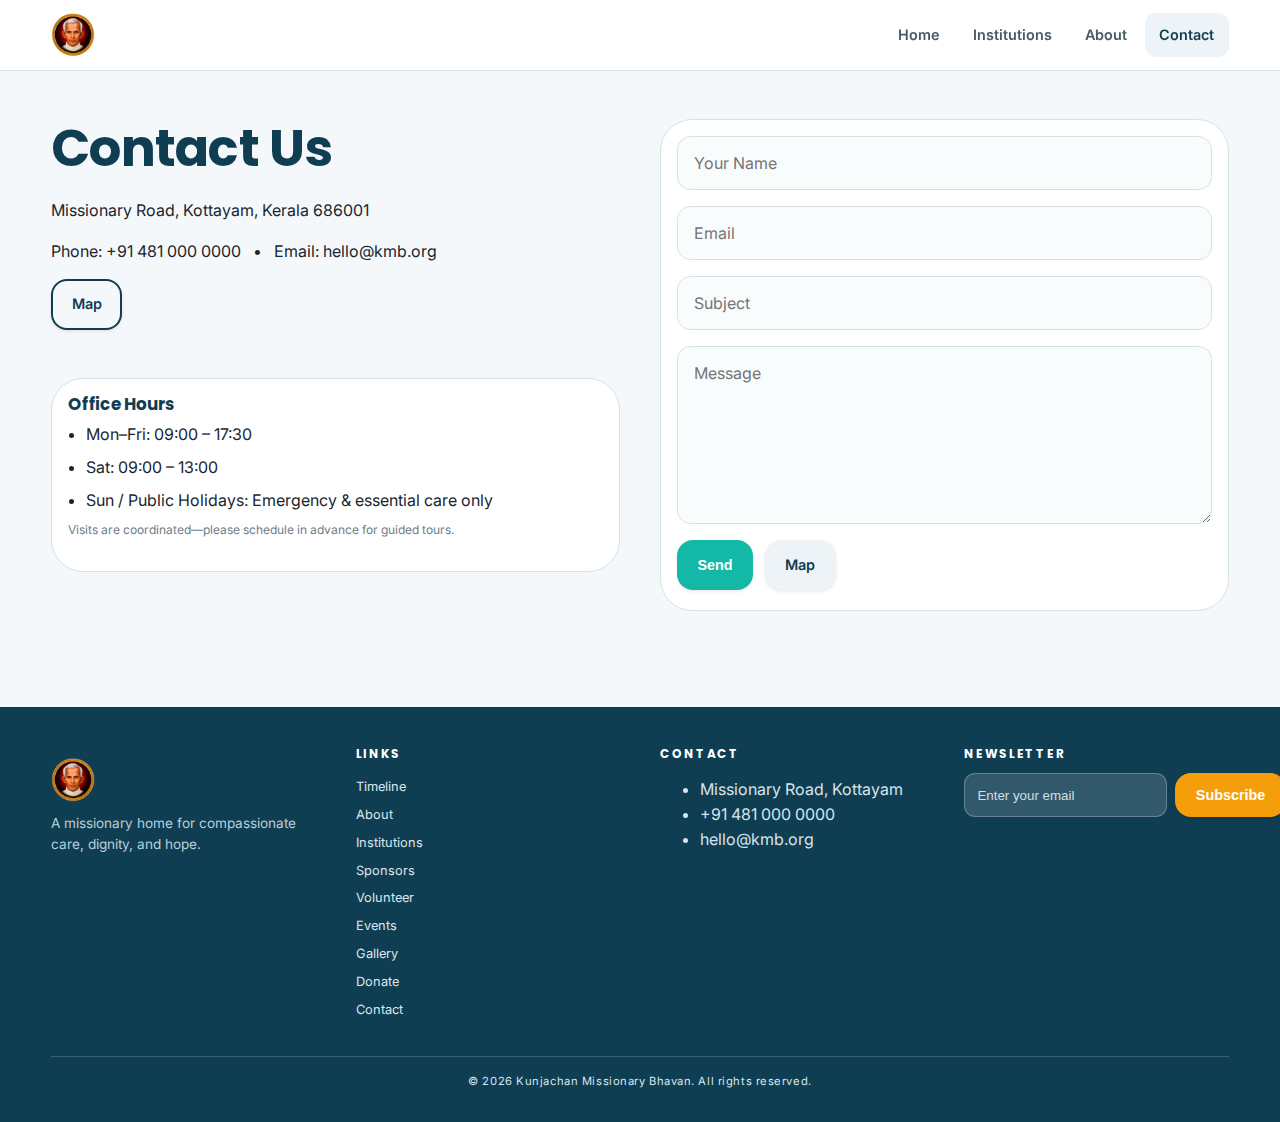
<file: pages/contact.html>
<!DOCTYPE html>
<html lang="en">
<head>
  <meta charset="utf-8"/>
  <meta name="viewport" content="width=device-width,initial-scale=1"/>
  <title>Contact KMB</title>
  <meta name="description" content="Contact Kunjachan Missionary Bhavan. Address, phone and email for directions and inquiries."/>
  <meta property="og:title" content="Contact KMB"/>
  <meta property="og:description" content="Get in touch with KMB for directions, visits, and questions."/>
  <meta property="og:type" content="website"/>
  <meta property="og:image" content="../assets/logo/kunjachanMissionaryLogo.png"/>
  <meta name="twitter:card" content="summary_large_image"/>
  <link rel="icon" href="../assets/logo/kunjachanMissionaryLogo.png"/>
  <link href="https://fonts.googleapis.com/css2?family=Inter:wght@400;500;600;700&family=Poppins:wght@700;800&display=swap" rel="stylesheet"/>
  <link rel="stylesheet" href="../assets/css/style.css"/>
</head>
<body>
<a class="skip-link" href="#contact">Skip to content</a>
<header class="site-header">
  <div class="container header__bar">
    <div class="brand">
      <a href="../index.html" class="brand__link">
        <img src="../assets/logo/kunjachanMissionaryLogo.png" alt="KMB Logo" class="brand__logo"/>
        <span class="visually-hidden">KMB</span>
      </a>
    </div>
    <button class="nav-toggle" aria-expanded="false" aria-controls="primary-nav" aria-label="Toggle navigation">
      <span class="nav-toggle__bar"></span><span class="nav-toggle__bar"></span><span class="nav-toggle__bar"></span>
    </button>
    <nav id="primary-nav" class="primary-nav" aria-label="Primary navigation">
      <ul class="nav__list">
        <li><a href="../index.html">Home</a></li>
        <li><a href="institutions.html">Institutions</a></li>
        <li><a href="about.html">About</a></li>
        <li><a class="is-active" aria-current="page" href="contact.html">Contact</a></li>
      </ul>
    </nav>
  </div>
</header>

<section id="contact" class="section">
  <div class="container contact__grid">
    <div class="prose">
      <h1 class="section-title">Contact Us</h1>
      <p>Missionary Road, Kottayam, Kerala 686001</p>
      <p>Phone: +91 481 000 0000 &nbsp; • &nbsp; Email: hello@kmb.org</p>
      <div class="cta-row">
        <a class="btn btn--outline" target="_blank" rel="noopener" href="https://maps.google.com/?q=Kunjachan%20Missionary%20Bhavan%20Kottayam">Map</a>
      </div>
      <div class="mt-section card-soft-sm">
        <h2 class="h5">Office Hours</h2>
        <ul class="values-list">
          <li>Mon–Fri: 09:00 – 17:30</li>
          <li>Sat: 09:00 – 13:00</li>
          <li>Sun / Public Holidays: Emergency & essential care only</li>
        </ul>
        <p class="small-note">Visits are coordinated—please schedule in advance for guided tours.</p>
      </div>
    </div>

    <form class="contact__form card-soft" aria-label="Contact form">
      <label class="visually-hidden" for="cName">Your Name</label>
      <input id="cName" name="name" type="text" placeholder="Your Name" required/>
      <label class="visually-hidden" for="cEmail">Email</label>
      <input id="cEmail" name="email" type="email" placeholder="Email" required/>
      <label class="visually-hidden" for="cSubject">Subject</label>
      <input id="cSubject" name="subject" type="text" placeholder="Subject" required/>
      <label class="visually-hidden" for="cMsg">Message</label>
      <textarea id="cMsg" name="message" placeholder="Message" rows="6" required></textarea>
      <div class="cta-row">
        <button class="btn btn--primary" type="submit">Send</button>
        <a class="btn btn--ghost" target="_blank" rel="noopener" href="https://maps.google.com/?q=Kunjachan%20Missionary%20Bhavan%20Kottayam">Map</a>
      </div>
    </form>
  </div>
</section>

<footer class="site-footer">
  <div class="container footer__grid">
    <div class="footer__brand">
      <a class="brand__link" href="../index.html">
        <img src="../assets/logo/kunjachanMissionaryLogo.png" alt="KMB Logo" class="brand__logo brand__logo--footer"/>
        <span class="visually-hidden">KMB</span>
      </a>
      <p class="footer__about">A missionary home for compassionate care, dignity, and hope.</p>
    </div>
    <nav class="footer__nav" aria-label="Footer">
      <h3 class="footer__title">Links</h3>
      <ul>
        <li><a href="timeline.html">Timeline</a></li>
        <li><a href="about.html">About</a></li>
        <li><a href="institutions.html">Institutions</a></li>
        <li><a href="sponsors.html">Sponsors</a></li>
        <li><a href="volunteer.html">Volunteer</a></li>
        <li><a href="events.html">Events</a></li>
        <li><a href="gallery.html">Gallery</a></li>
        <li><a href="donate.html">Donate</a></li>
        <li><a href="contact.html">Contact</a></li>
      </ul>
    </nav>
    <div class="footer__contact">
      <h3 class="footer__title">Contact</h3>
      <ul>
        <li>Missionary Road, Kottayam</li>
        <li>+91 481 000 0000</li>
        <li>hello@kmb.org</li>
      </ul>
    </div>
    <div class="footer__newsletter">
      <h3 class="footer__title">Newsletter</h3>
      <form class="footer__form">
        <label class="visually-hidden" for="footerEmail">Email</label>
        <input id="footerEmail" type="email" placeholder="Enter your email" required/>
        <button class="btn btn--accent" type="submit">Subscribe</button>
      </form>
    </div>
  </div>
  <div class="container footer__bottom">
    <p>&copy; <span id="year"></span> Kunjachan Missionary Bhavan. All rights reserved.</p>
  </div>
</footer>
<script src="../assets/js/main.js"></script>
</body>
</html>
</file>
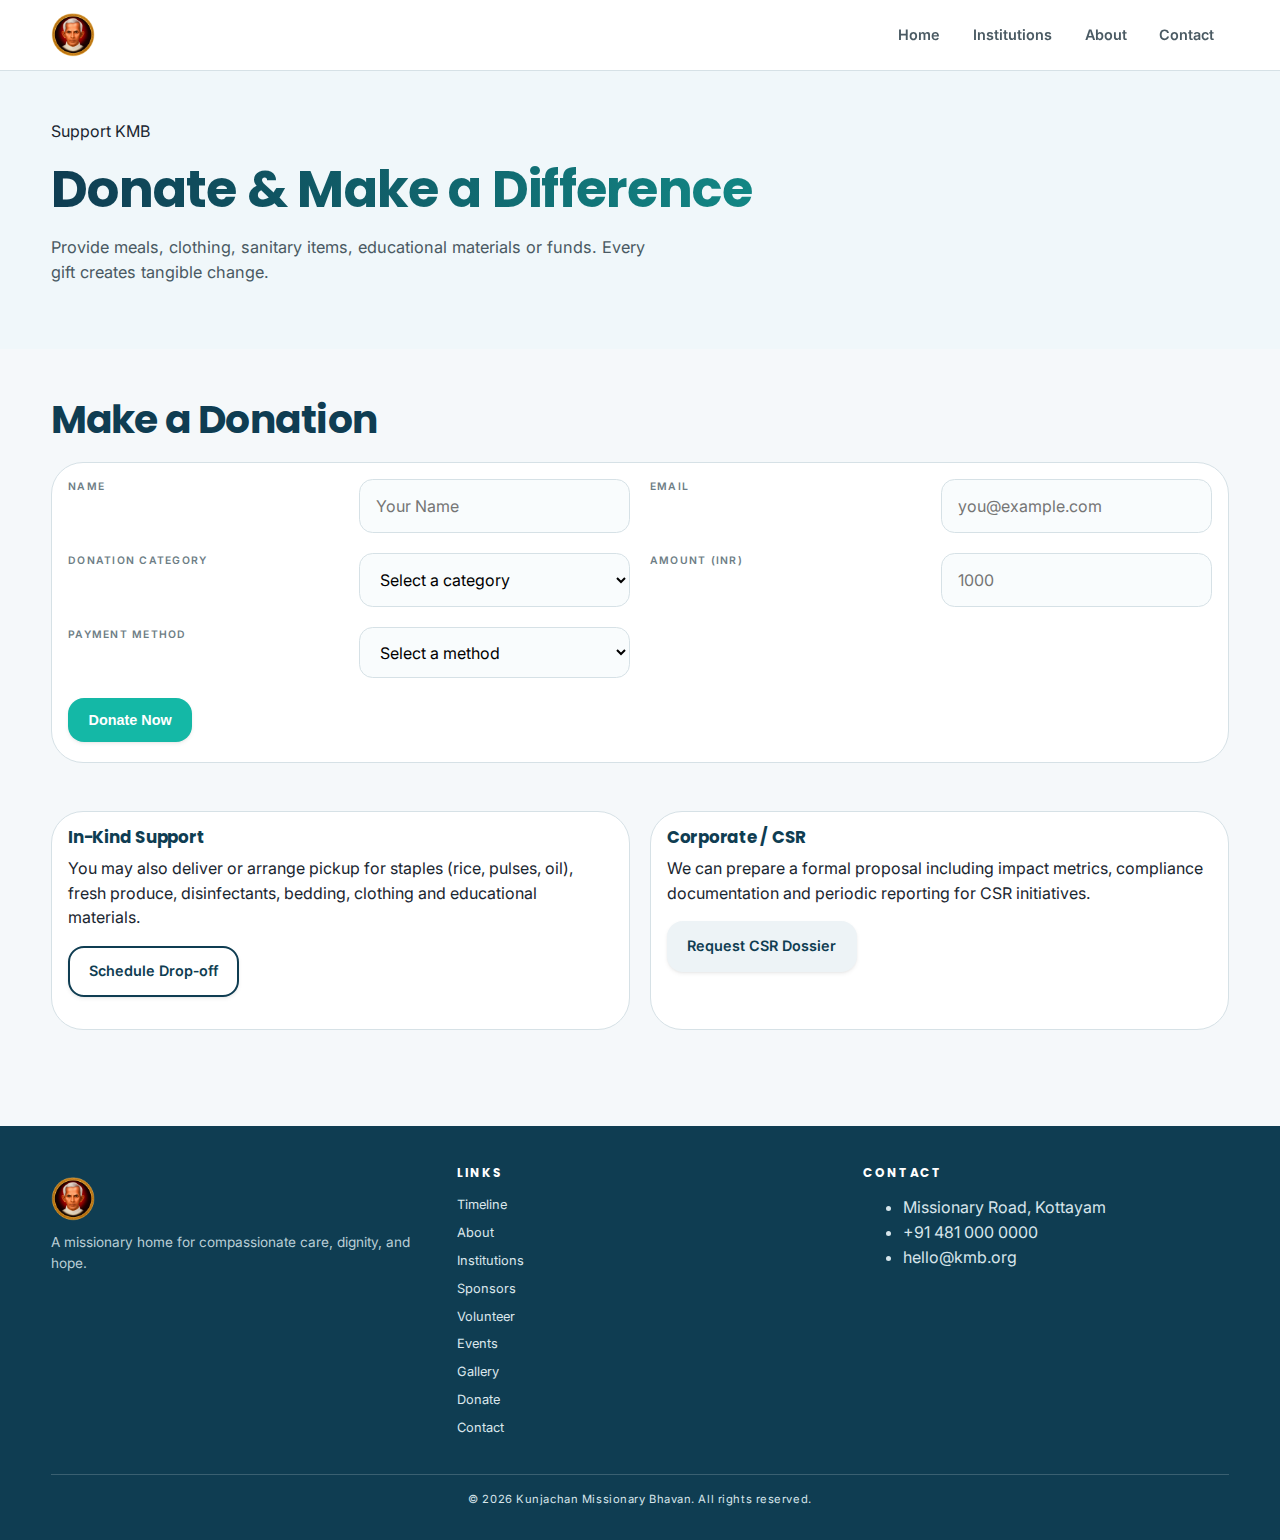
<file: pages/donate.html>
<!DOCTYPE html>
<html lang="en">
<head>
  <meta charset="utf-8"/>
  <meta name="viewport" content="width=device-width,initial-scale=1"/>
  <title>Donate & Support — KMB</title>
  <meta name="description" content="Provide meals, clothing, sanitary items, educational materials or funds to support KMB."/>
  <meta property="og:title" content="Donate & Support — KMB"/>
  <meta property="og:description" content="Every gift creates tangible change. Help us provide shelter, nutrition, therapy and more."/>
  <meta property="og:type" content="website"/>
  <meta property="og:image" content="../assets/logo/kunjachanMissionaryLogo.png"/>
  <meta name="twitter:card" content="summary_large_image"/>
  <link rel="icon" href="../assets/logo/kunjachanMissionaryLogo.png"/>
  <link href="https://fonts.googleapis.com/css2?family=Inter:wght@400;500;600;700&family=Poppins:wght@700;800&display=swap" rel="stylesheet"/>
  <link rel="stylesheet" href="../assets/css/style.css"/>
</head>
<body>
<a class="skip-link" href="#main">Skip to content</a>
<header class="site-header">
  <div class="container header__bar">
    <div class="brand">
      <a href="../index.html" class="brand__link">
        <img src="../assets/logo/kunjachanMissionaryLogo.png" alt="KMB Logo" class="brand__logo"/>
        <span class="visually-hidden">KMB</span>
      </a>
    </div>
    <button class="nav-toggle" aria-expanded="false" aria-controls="primary-nav" aria-label="Toggle navigation">
      <span class="nav-toggle__bar"></span><span class="nav-toggle__bar"></span><span class="nav-toggle__bar"></span>
    </button>
    <nav id="primary-nav" class="primary-nav" aria-label="Primary navigation">
      <ul class="nav__list">
        <li><a href="../index.html">Home</a></li>
        <li><a href="institutions.html">Institutions</a></li>
        <li><a href="about.html">About</a></li>
        <li><a href="contact.html">Contact</a></li>
      </ul>
    </nav>
  </div>
</header>

<main id="main">
  <section class="hero hero--sub section">
    <div class="container prose">
      <p class="eyebrow">Support KMB</p>
      <h1 class="hero__title gradient-text">Donate & Make a Difference</h1>
      <p class="lead-sm">Provide meals, clothing, sanitary items, educational materials or funds. Every gift creates tangible change.</p>
    </div>
  </section>

  <section class="section">
    <div class="container">
      <h2 class="section-title">Make a Donation</h2>
      <form class="donate-form donate-form--grid card-soft">
        <label for="donorName">Name</label>
        <input id="donorName" type="text" placeholder="Your Name" required/>
        <label for="donorEmail">Email</label>
        <input id="donorEmail" type="email" placeholder="you@example.com" required/>
        <label for="donationCategory">Donation Category</label>
        <select id="donationCategory" required>
          <option value="">Select a category</option>
          <option value="meals">Meals / Food</option>
          <option value="money">Monetary Support</option>
          <option value="clothes">Clothing / Essentials</option>
          <option value="sanitary">Sanitary Items</option>
          <option value="education">Education / Books</option>
          <option value="medicine">Medicine / Healthcare</option>
        </select>
        <label for="donationAmount">Amount (INR)</label>
        <input id="donationAmount" type="number" placeholder="1000" min="1"/>
        <label for="donationMethod">Payment Method</label>
        <select id="donationMethod" required>
          <option value="">Select a method</option>
          <option value="upi">UPI</option>
          <option value="card">Credit/Debit Card</option>
          <option value="netbanking">Net Banking</option>
        </select>
        <button type="submit" class="btn btn--primary donate-submit">Donate Now</button>
      </form>

      <div class="grid-split mt-section">
        <div class="card-soft-sm prose">
          <h2 class="h5">In-Kind Support</h2>
          <p>You may also deliver or arrange pickup for staples (rice, pulses, oil), fresh produce, disinfectants, bedding, clothing and educational materials.</p>
          <p><a href="contact.html" class="btn btn--outline">Schedule Drop‑off</a></p>
        </div>
        <div class="card-soft-sm prose">
          <h2 class="h5">Corporate / CSR</h2>
          <p>We can prepare a formal proposal including impact metrics, compliance documentation and periodic reporting for CSR initiatives.</p>
          <p><a href="contact.html" class="btn btn--ghost">Request CSR Dossier</a></p>
        </div>
      </div>
    </div>
  </section>
</main>

<footer class="site-footer">
  <div class="container footer__grid">
    <div class="footer__brand">
      <a class="brand__link" href="../index.html">
        <img src="../assets/logo/kunjachanMissionaryLogo.png" alt="KMB Logo" class="brand__logo brand__logo--footer"/>
        <span class="visually-hidden">KMB</span>
      </a>
      <p class="footer__about">A missionary home for compassionate care, dignity, and hope.</p>
    </div>
    <nav class="footer__nav" aria-label="Footer">
      <h3 class="footer__title">Links</h3>
      <ul>
        <li><a href="timeline.html">Timeline</a></li>
        <li><a href="about.html">About</a></li>
        <li><a href="institutions.html">Institutions</a></li>
        <li><a href="sponsors.html">Sponsors</a></li>
        <li><a href="volunteer.html">Volunteer</a></li>
        <li><a href="events.html">Events</a></li>
        <li><a href="gallery.html">Gallery</a></li>
        <li><a href="donate.html">Donate</a></li>
        <li><a href="contact.html">Contact</a></li>
      </ul>
    </nav>
    <div class="footer__contact">
      <h3 class="footer__title">Contact</h3>
      <ul>
        <li>Missionary Road, Kottayam</li>
        <li>+91 481 000 0000</li>
        <li>hello@kmb.org</li>
      </ul>
    </div>
  </div>
  <div class="container footer__bottom">
    <p>&copy; <span id="year"></span> Kunjachan Missionary Bhavan. All rights reserved.</p>
  </div>
</footer>
<script src="../assets/js/main.js"></script>
</body>
</html>
</file>
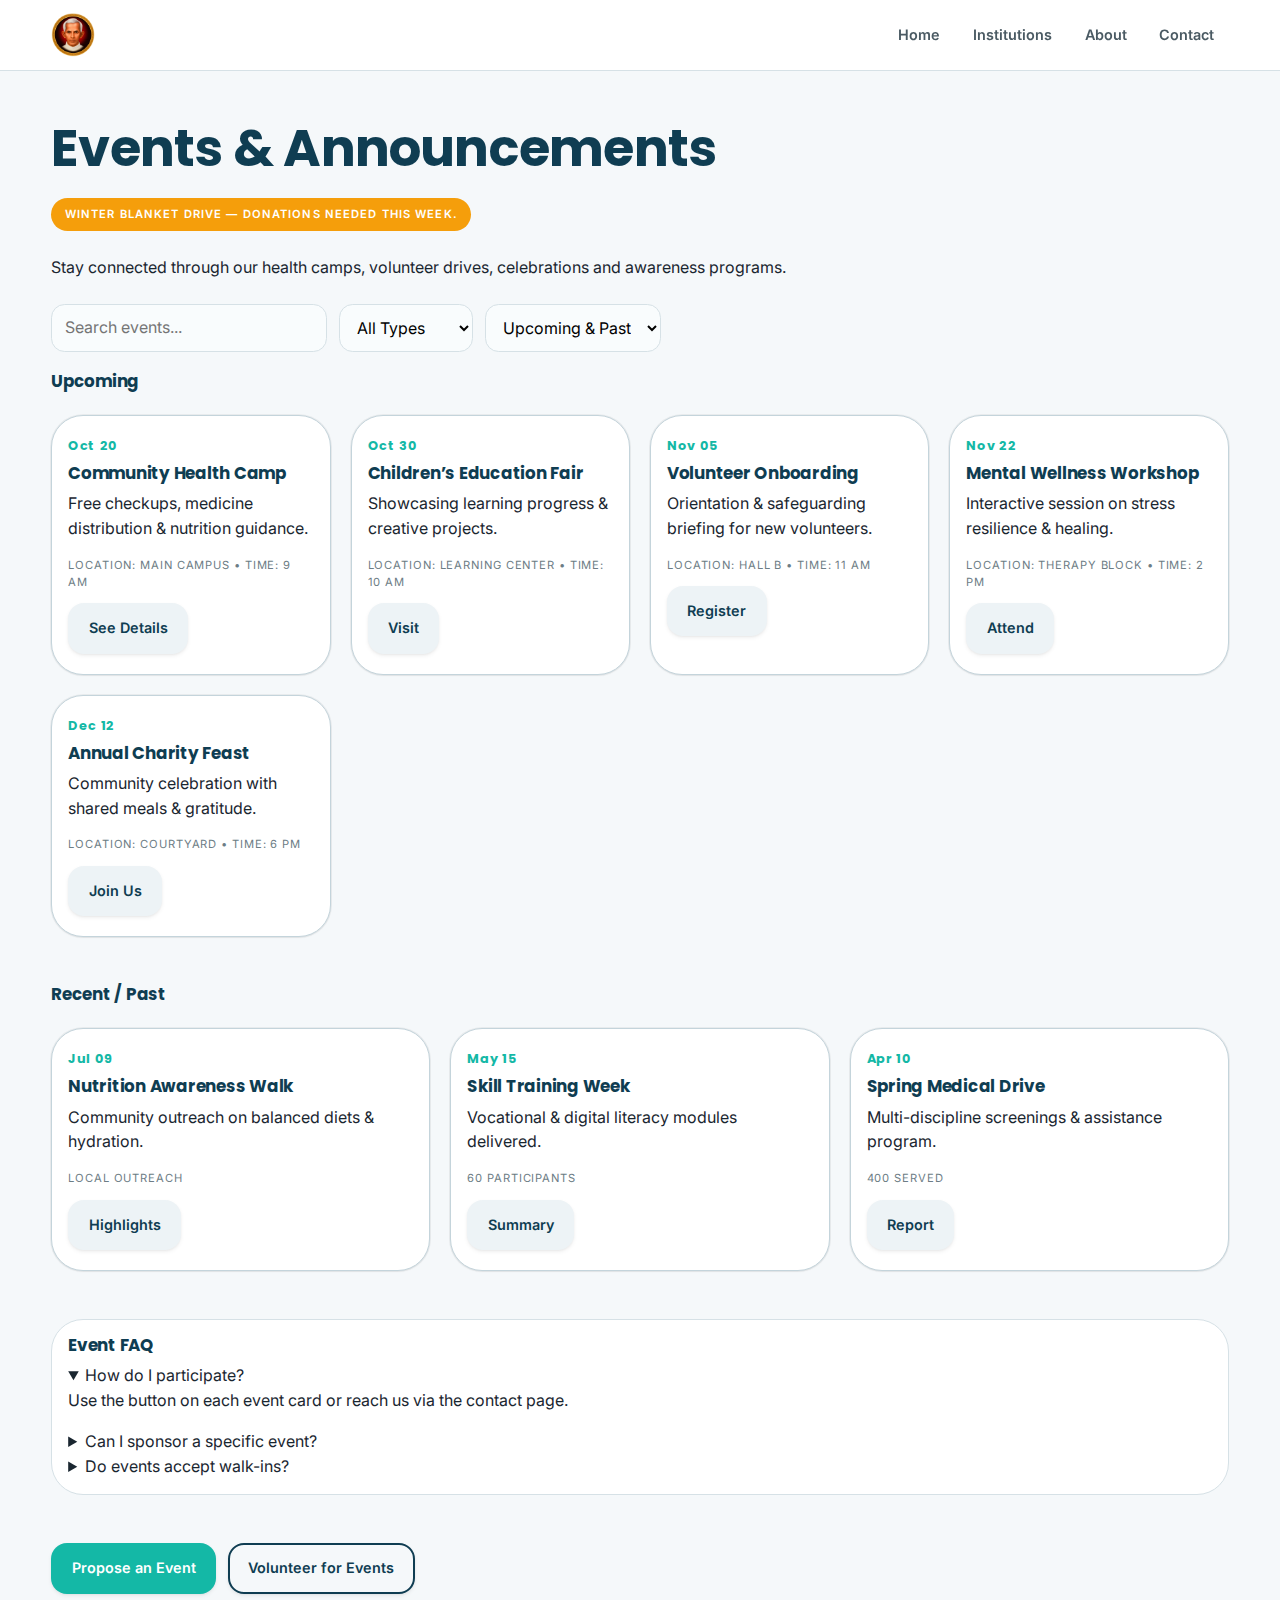
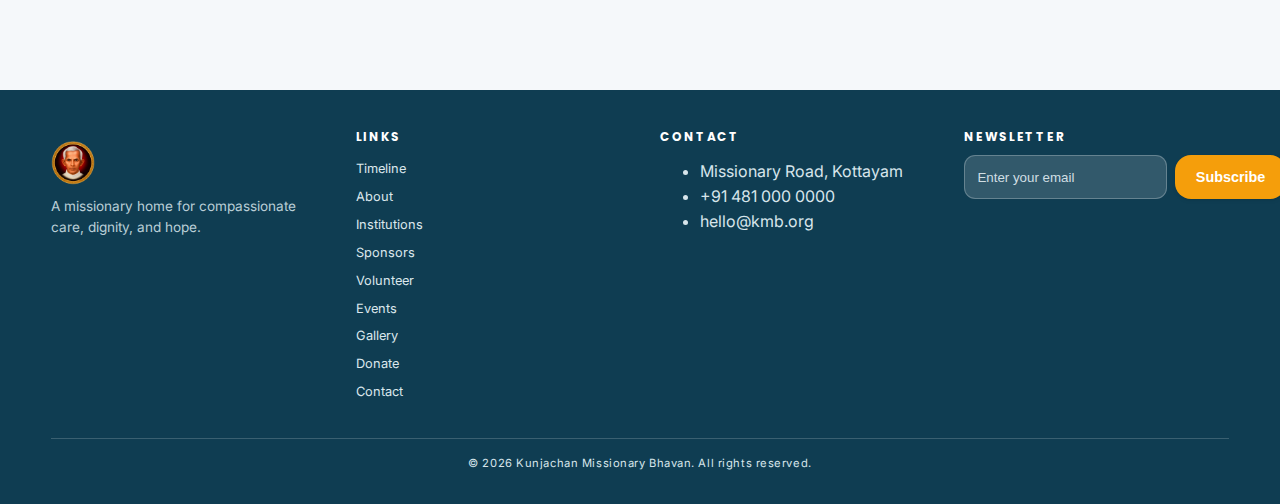
<file: pages/events.html>
<!DOCTYPE html>
<html lang="en">
<head>
  <meta charset="utf-8"/>
  <meta name="viewport" content="width=device-width,initial-scale=1"/>
  <title>Events & Announcements — KMB</title>
  <meta name="description" content="Stay connected through health camps, volunteer drives, celebrations and awareness programs at KMB."/>
  <meta property="og:title" content="Events & Announcements — KMB"/>
  <meta property="og:description" content="Health camps, volunteer drives, celebrations and awareness programs."/>
  <meta property="og:type" content="website"/>
  <meta property="og:image" content="../assets/logo/kunjachanMissionaryLogo.png"/>
  <link rel="icon" href="../assets/logo/kunjachanMissionaryLogo.png"/>
  <link rel="preconnect" href="https://fonts.googleapis.com"/>
  <link rel="preconnect" href="https://fonts.gstatic.com" crossorigin/>
  <link href="https://fonts.googleapis.com/css2?family=Inter:wght@400;500;600;700&family=Poppins:wght@700;800&display=swap" rel="stylesheet"/>
  <link rel="stylesheet" href="../assets/css/style.css"/>
</head>
<body>
<a class="skip-link" href="#events">Skip to content</a>
<header class="site-header">
  <div class="container header__bar">
    <div class="brand">
      <a href="../index.html" class="brand__link">
        <img src="../assets/logo/kunjachanMissionaryLogo.png" class="brand__logo" alt="KMB Logo"/>
        <span class="visually-hidden">KMB</span>
      </a>
    </div>
    <button class="nav-toggle" aria-expanded="false" aria-controls="primary-nav" aria-label="Toggle navigation">
      <span class="nav-toggle__bar"></span><span class="nav-toggle__bar"></span><span class="nav-toggle__bar"></span>
    </button>
    <nav id="primary-nav" class="primary-nav" aria-label="Primary navigation">
      <ul class="nav__list">
        <li><a href="../index.html">Home</a></li>
        <li><a href="institutions.html">Institutions</a></li>
        <li><a href="about.html">About</a></li>
        <li><a href="contact.html">Contact</a></li>
      </ul>
    </nav>
  </div>
</header>

<section id="events" class="section">
  <div class="container">
    <div class="section__head">
      <h1 class="section-title">Events & Announcements</h1>
      <p class="badge-urgent" role="note" aria-label="Urgent">Winter blanket drive — donations needed this week.</p>
      <p class="section__lead mt-xs">Stay connected through our health camps, volunteer drives, celebrations and awareness programs.</p>
    </div>

    <div class="event-filters">
      <input id="eventSearch" type="search" placeholder="Search events..." aria-label="Search events"/>
      <select id="eventCategory" aria-label="Filter by category">
        <option value="">All Types</option>
        <option value="health">Health</option>
        <option value="volunteer">Volunteer</option>
        <option value="celebration">Celebration</option>
        <option value="awareness">Awareness</option>
        <option value="fundraising">Fundraising</option>
      </select>
      <select id="eventStatus" aria-label="Filter by status">
        <option value="">Upcoming & Past</option>
        <option value="upcoming">Upcoming Only</option>
        <option value="past">Past Only</option>
      </select>
    </div>

    <h2 class="h5 mt-section-sm mb-xs">Upcoming</h2>
    <div class="event-grid" id="upcomingEvents">
      <article class="event card-lined" data-title="Community Health Camp" data-category="health" data-status="upcoming" data-date="2025-10-20">
        <div class="event__date">Oct 20</div>
        <h3 class="event__title">Community Health Camp</h3>
        <p class="event__desc">Free checkups, medicine distribution & nutrition guidance.</p>
        <div class="event__meta"><span>Location: Main Campus</span> • <span>Time: 9 AM</span></div>
        <a class="btn btn--ghost" href="contact.html">See Details</a>
      </article>
      <article class="event card-lined" data-title="Volunteer Onboarding" data-category="volunteer" data-status="upcoming" data-date="2025-11-05">
        <div class="event__date">Nov 05</div>
        <h3 class="event__title">Volunteer Onboarding</h3>
        <p class="event__desc">Orientation & safeguarding briefing for new volunteers.</p>
        <div class="event__meta"><span>Location: Hall B</span> • <span>Time: 11 AM</span></div>
        <a class="btn btn--ghost" href="contact.html">Register</a>
      </article>
      <article class="event card-lined" data-title="Annual Charity Feast" data-category="celebration" data-status="upcoming" data-date="2025-12-12">
        <div class="event__date">Dec 12</div>
        <h3 class="event__title">Annual Charity Feast</h3>
        <p class="event__desc">Community celebration with shared meals & gratitude.</p>
        <div class="event__meta"><span>Location: Courtyard</span> • <span>Time: 6 PM</span></div>
        <a class="btn btn--ghost" href="contact.html">Join Us</a>
      </article>
      <article class="event card-lined" data-title="Mental Wellness Workshop" data-category="awareness" data-status="upcoming" data-date="2025-11-22">
        <div class="event__date">Nov 22</div>
        <h3 class="event__title">Mental Wellness Workshop</h3>
        <p class="event__desc">Interactive session on stress resilience & healing.</p>
        <div class="event__meta"><span>Location: Therapy Block</span> • <span>Time: 2 PM</span></div>
        <a class="btn btn--ghost" href="contact.html">Attend</a>
      </article>
      <article class="event card-lined" data-title="Children’s Education Fair" data-category="awareness" data-status="upcoming" data-date="2025-10-30">
        <div class="event__date">Oct 30</div>
        <h3 class="event__title">Children’s Education Fair</h3>
        <p class="event__desc">Showcasing learning progress & creative projects.</p>
        <div class="event__meta"><span>Location: Learning Center</span> • <span>Time: 10 AM</span></div>
        <a class="btn btn--ghost" href="contact.html">Visit</a>
      </article>
    </div>

    <h2 class="h5 mt-section">Recent / Past</h2>
    <div class="event-grid" id="pastEvents">
      <article class="event card-lined" data-title="Spring Medical Drive" data-category="health" data-status="past" data-date="2025-04-10">
        <div class="event__date">Apr 10</div>
        <h3 class="event__title">Spring Medical Drive</h3>
        <p class="event__desc">Multi-discipline screenings & assistance program.</p>
        <div class="event__meta"><span>400 served</span></div>
        <a class="btn btn--ghost" href="contact.html">Report</a>
      </article>
      <article class="event card-lined" data-title="Skill Training Week" data-category="volunteer" data-status="past" data-date="2025-05-15">
        <div class="event__date">May 15</div>
        <h3 class="event__title">Skill Training Week</h3>
        <p class="event__desc">Vocational & digital literacy modules delivered.</p>
        <div class="event__meta"><span>60 participants</span></div>
        <a class="btn btn--ghost" href="contact.html">Summary</a>
      </article>
      <article class="event card-lined" data-title="Nutrition Awareness Walk" data-category="awareness" data-status="past" data-date="2025-07-09">
        <div class="event__date">Jul 09</div>
        <h3 class="event__title">Nutrition Awareness Walk</h3>
        <p class="event__desc">Community outreach on balanced diets & hydration.</p>
        <div class="event__meta"><span>Local outreach</span></div>
        <a class="btn btn--ghost" href="contact.html">Highlights</a>
      </article>
    </div>

    <div class="faq card-soft-sm mt-section">
      <h2 class="h5">Event FAQ</h2>
      <details open>
        <summary>How do I participate?</summary>
        <p>Use the button on each event card or reach us via the contact page.</p>
      </details>
      <details>
        <summary>Can I sponsor a specific event?</summary>
        <p>Yes—sponsorship can be directed to event costs (meals, materials, logistics).</p>
      </details>
      <details>
        <summary>Do events accept walk-ins?</summary>
        <p>Some do, but pre-registration helps us plan responsibly.</p>
      </details>
    </div>

    <div class="cta-row mt-section">
      <a class="btn btn--primary" href="contact.html">Propose an Event</a>
      <a class="btn btn--outline" href="volunteer.html">Volunteer for Events</a>
    </div>
  </div>
</section>

<footer class="site-footer">
  <div class="container footer__grid">
    <div class="footer__brand">
      <a class="brand__link" href="../index.html">
        <img src="../assets/logo/kunjachanMissionaryLogo.png" alt="KMB Logo" class="brand__logo brand__logo--footer"/>
        <span class="visually-hidden">KMB</span>
      </a>
      <p class="footer__about">A missionary home for compassionate care, dignity, and hope.</p>
    </div>
    <nav class="footer__nav" aria-label="Footer">
      <h3 class="footer__title">Links</h3>
      <ul>
        <li><a href="timeline.html">Timeline</a></li>
        <li><a href="about.html">About</a></li>
        <li><a href="institutions.html">Institutions</a></li>
        <li><a href="sponsors.html">Sponsors</a></li>
        <li><a href="volunteer.html">Volunteer</a></li>
        <li><a href="events.html">Events</a></li>
        <li><a href="gallery.html">Gallery</a></li>
        <li><a href="donate.html">Donate</a></li>
        <li><a href="contact.html">Contact</a></li>
      </ul>
    </nav>
    <div class="footer__contact">
      <h3 class="footer__title">Contact</h3>
      <ul>
        <li>Missionary Road, Kottayam</li>
        <li>+91 481 000 0000</li>
        <li>hello@kmb.org</li>
      </ul>
    </div>
    <div class="footer__newsletter">
      <h3 class="footer__title">Newsletter</h3>
      <form class="footer__form">
        <label class="visually-hidden" for="footerEmail">Email</label>
        <input id="footerEmail" type="email" placeholder="Enter your email" required/>
        <button type="submit" class="btn btn--accent">Subscribe</button>
      </form>
    </div>
  </div>
  <div class="container footer__bottom">
    <p>&copy; <span id="year"></span> Kunjachan Missionary Bhavan. All rights reserved.</p>
  </div>
</footer>
<script src="../assets/js/main.js"></script>
</body>
</html>
</file>
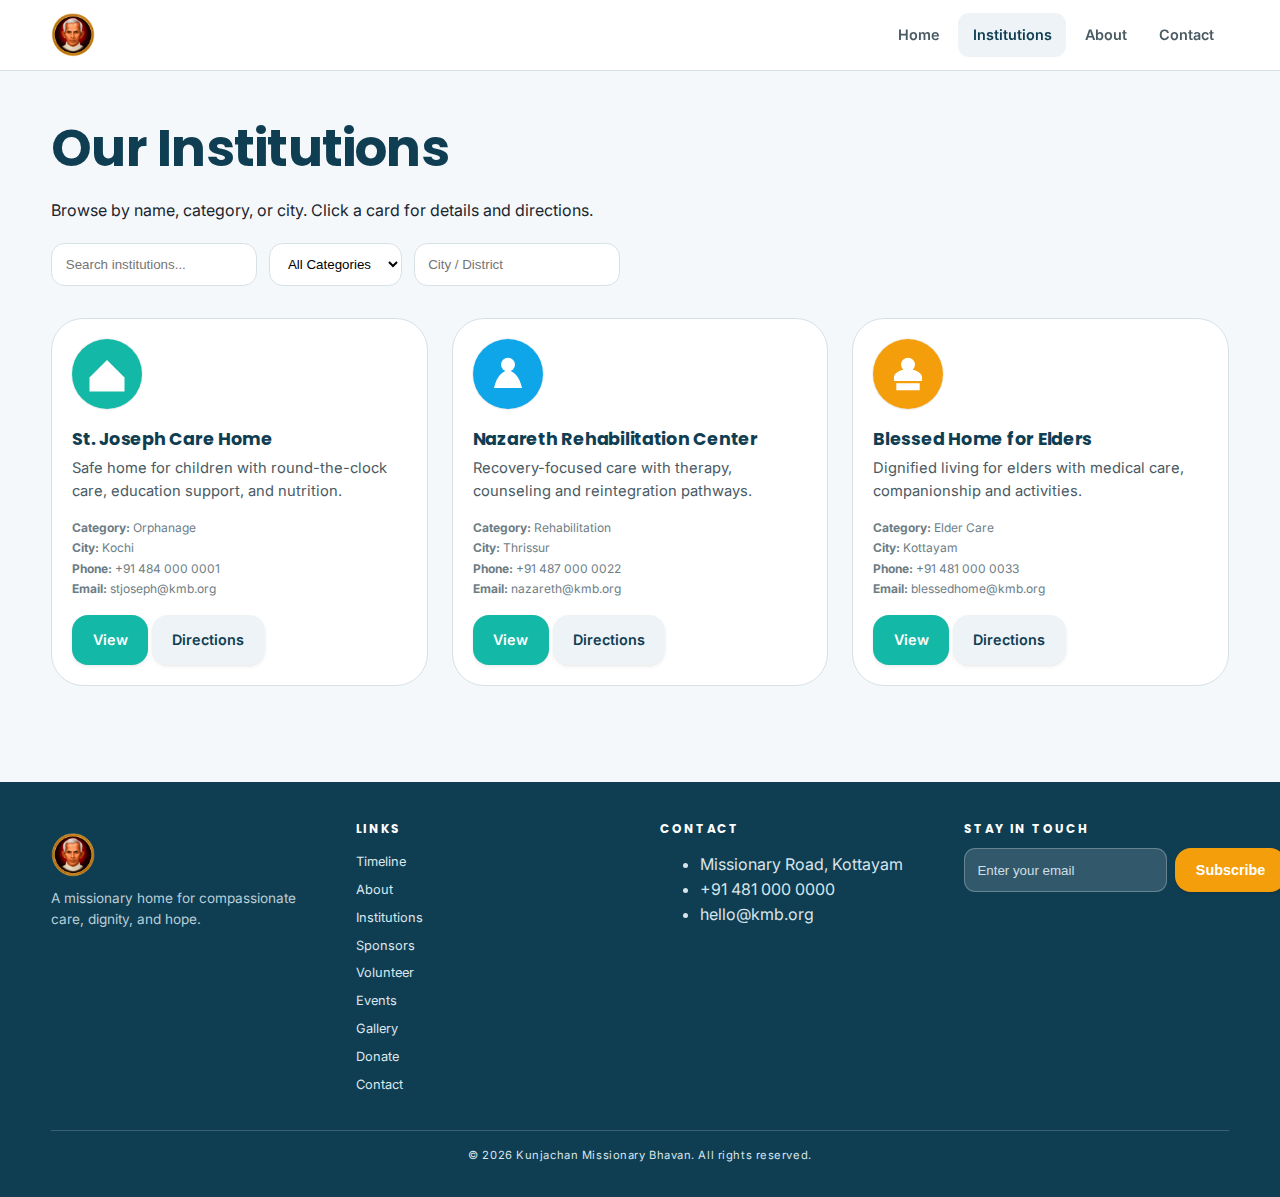
<file: pages/institutions.html>
<!DOCTYPE html>
<html lang="en">
<head>
  <meta charset="utf-8"/>
  <meta name="viewport" content="width=device-width,initial-scale=1"/>
  <title>KMB Institutions</title>
  <meta name="description" content="Browse KMB institutions by name, category, and city. View details and directions."/>
  <meta property="og:title" content="KMB Institutions"/>
  <meta property="og:description" content="Browse institutions by name, category, and city. Click a card for details and directions."/>
  <meta property="og:type" content="website"/>
  <meta property="og:image" content="../assets/logo/kunjachanMissionaryLogo.png"/>
  <meta name="twitter:card" content="summary_large_image"/>
  <link rel="icon" href="../assets/logo/kunjachanMissionaryLogo.png"/>
  <link rel="preconnect" href="https://fonts.googleapis.com"/>
  <link rel="preconnect" href="https://fonts.gstatic.com" crossorigin/>
  <link href="https://fonts.googleapis.com/css2?family=Inter:wght@400;500;600;700&family=Poppins:wght@700;800&display=swap" rel="stylesheet"/>
  <link rel="stylesheet" href="../assets/css/style.css"/>
</head>
<body>
<a class="skip-link" href="#institutions">Skip to content</a>
<header class="site-header">
  <div class="container header__bar">
    <div class="brand">
      <a href="../index.html" class="brand__link">
        <img src="../assets/logo/kunjachanMissionaryLogo.png" class="brand__logo" alt="KMB Logo"/>
        <span class="visually-hidden">KMB</span>
      </a>
    </div>
    <button class="nav-toggle" aria-expanded="false" aria-controls="primary-nav" aria-label="Toggle navigation">
      <span class="nav-toggle__bar"></span><span class="nav-toggle__bar"></span><span class="nav-toggle__bar"></span>
    </button>
    <nav id="primary-nav" class="primary-nav" aria-label="Primary navigation">
      <ul class="nav__list">
        <li><a href="../index.html">Home</a></li>
        <li><a class="is-active" aria-current="page" href="institutions.html">Institutions</a></li>
        <li><a href="about.html">About</a></li>
        <li><a href="contact.html">Contact</a></li>
      </ul>
    </nav>
  </div>
</header>

<section id="institutions" class="section">
  <div class="container">
    <div class="section__head">
      <h1 class="section-title">Our Institutions</h1>
      <p class="section__lead">Browse by name, category, or city. Click a card for details and directions.</p>
    </div>

    <div class="filters filters--bar filters--spaced" role="search" aria-label="Filter institutions">
      <input type="search" id="filterText" placeholder="Search institutions..." aria-label="Search institutions"/>
      <select id="filterCategory" aria-label="Filter by category">
        <option value="">All Categories</option>
        <option>Orphanage</option>
        <option>Rehabilitation</option>
        <option>Elder Care</option>
        <option>Education</option>
        <option>Healthcare</option>
      </select>
      <input type="search" id="filterCity" placeholder="City / District" aria-label="Filter by city"/>
    </div>

    <div class="cards" id="institutionCards" role="list">
      <article class="card institution" data-name="St. Joseph Care Home" data-category="Orphanage" data-city="Kochi" role="listitem">
        <div class="institution__icon">
          <svg viewBox="0 0 60 60" aria-hidden="true">
            <circle cx="30" cy="30" r="30" fill="#14b8a6"/>
            <path d="M15 33l15-15 15 15v12H15V33z" fill="#fff"/>
          </svg>
        </div>
        <div class="card__body">
          <h3 class="card__title">St. Joseph Care Home</h3>
          <p class="card__desc">Safe home for children with round-the-clock care, education support, and nutrition.</p>
          <ul class="card__meta">
            <li><strong>Category:</strong> Orphanage</li>
            <li><strong>City:</strong> Kochi</li>
            <li><strong>Phone:</strong> +91 484 000 0001</li>
            <li><strong>Email:</strong> stjoseph@kmb.org</li>
          </ul>
          <div class="card__actions">
            <a class="btn btn--primary" href="#stjoseph">View</a>
            <a class="btn btn--ghost" target="_blank" rel="noopener" href="https://maps.google.com/?q=Kochi%20St.%20Joseph%20Care%20Home">Directions</a>
          </div>
        </div>
      </article>

      <article class="card institution" data-name="Nazareth Rehabilitation Center" data-category="Rehabilitation" data-city="Thrissur" role="listitem">
        <div class="institution__icon">
          <svg viewBox="0 0 60 60" aria-hidden="true">
            <circle cx="30" cy="30" r="30" fill="#0ea5e9"/>
            <path d="M18 42c2-10 8-15 12-15s10 5 12 15H18z" fill="#fff"/>
            <circle cx="30" cy="22" r="6" fill="#fff"/>
          </svg>
        </div>
        <div class="card__body">
          <h3 class="card__title">Nazareth Rehabilitation Center</h3>
          <p class="card__desc">Recovery-focused care with therapy, counseling and reintegration pathways.</p>
          <ul class="card__meta">
            <li><strong>Category:</strong> Rehabilitation</li>
            <li><strong>City:</strong> Thrissur</li>
            <li><strong>Phone:</strong> +91 487 000 0022</li>
            <li><strong>Email:</strong> nazareth@kmb.org</li>
          </ul>
          <div class="card__actions">
            <a class="btn btn--primary" href="#nazareth">View</a>
            <a class="btn btn--ghost" target="_blank" rel="noopener" href="https://maps.google.com/?q=Thrissur%20Nazareth%20Rehabilitation%20Center">Directions</a>
          </div>
        </div>
      </article>

      <article class="card institution" data-name="Blessed Home for Elders" data-category="Elder Care" data-city="Kottayam" role="listitem">
        <div class="institution__icon">
          <svg viewBox="0 0 60 60" aria-hidden="true">
            <circle cx="30" cy="30" r="30" fill="#f59e0b"/>
            <path d="M20 38h20v6H20zM18 32c3-8 21-8 24 0v4H18v-4z" fill="#fff"/>
            <circle cx="30" cy="22" r="6" fill="#fff"/>
          </svg>
        </div>
        <div class="card__body">
          <h3 class="card__title">Blessed Home for Elders</h3>
          <p class="card__desc">Dignified living for elders with medical care, companionship and activities.</p>
          <ul class="card__meta">
            <li><strong>Category:</strong> Elder Care</li>
            <li><strong>City:</strong> Kottayam</li>
            <li><strong>Phone:</strong> +91 481 000 0033</li>
            <li><strong>Email:</strong> blessedhome@kmb.org</li>
          </ul>
          <div class="card__actions">
            <a class="btn btn--primary" href="#blessed">View</a>
            <a class="btn btn--ghost" target="_blank" rel="noopener" href="https://maps.google.com/?q=Kottayam%20Blessed%20Home%20for%20Elders">Directions</a>
          </div>
        </div>
      </article>
    </div>
  </div>
</section>

<footer class="site-footer">
  <div class="container footer__grid">
    <div class="footer__brand">
      <a class="brand__link" href="../index.html">
        <img src="../assets/logo/kunjachanMissionaryLogo.png" alt="KMB Logo" class="brand__logo brand__logo--footer"/>
        <span class="visually-hidden">KMB</span>
      </a>
      <p class="footer__about">A missionary home for compassionate care, dignity, and hope.</p>
    </div>
    <nav class="footer__nav" aria-label="Footer">
      <h3 class="footer__title">Links</h3>
      <ul>
        <li><a href="timeline.html">Timeline</a></li>
        <li><a href="about.html">About</a></li>
        <li><a href="institutions.html">Institutions</a></li>
        <li><a href="sponsors.html">Sponsors</a></li>
        <li><a href="volunteer.html">Volunteer</a></li>
        <li><a href="events.html">Events</a></li>
        <li><a href="gallery.html">Gallery</a></li>
        <li><a href="donate.html">Donate</a></li>
        <li><a href="contact.html">Contact</a></li>
      </ul>
    </nav>
    <div class="footer__contact">
      <h3 class="footer__title">Contact</h3>
      <ul>
        <li>Missionary Road, Kottayam</li>
        <li>+91 481 000 0000</li>
        <li>hello@kmb.org</li>
      </ul>
    </div>
    <div class="footer__newsletter">
      <h3 class="footer__title">Stay in touch</h3>
      <form class="footer__form">
        <label class="visually-hidden" for="footerEmail">Email</label>
        <input id="footerEmail" type="email" placeholder="Enter your email" required/>
        <button class="btn btn--accent">Subscribe</button>
      </form>
    </div>
  </div>
  <div class="container footer__bottom">
    <p>&copy; <span id="year"></span> Kunjachan Missionary Bhavan. All rights reserved.</p>
  </div>
</footer>
<script src="../assets/js/main.js"></script>
</body>
</html>
</file>
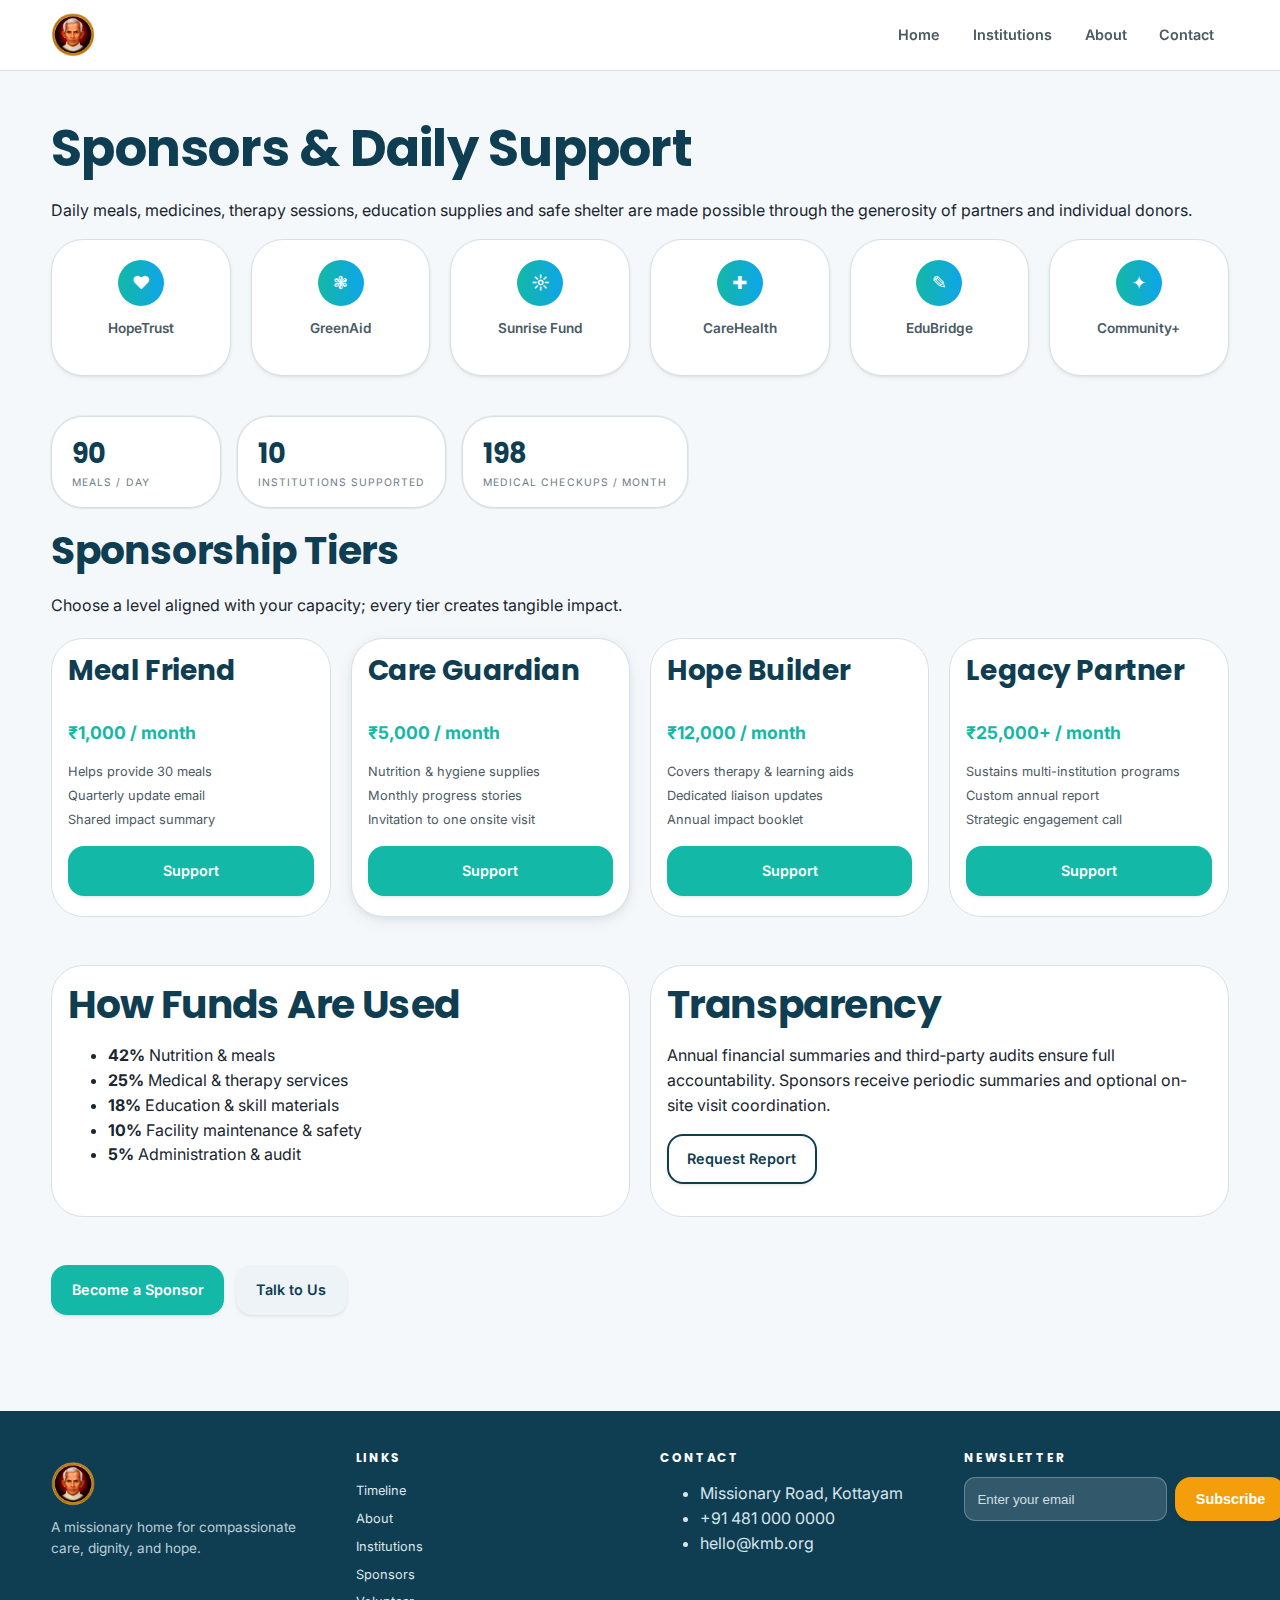
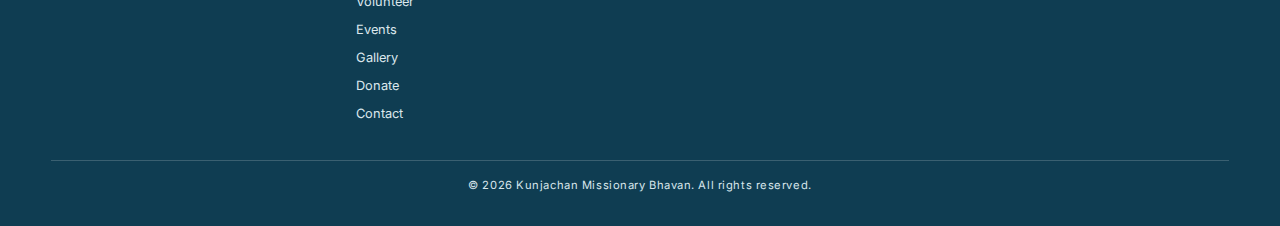
<file: pages/sponsors.html>
<!DOCTYPE html>
<html lang="en">
<head>
  <meta charset="utf-8"/>
  <meta name="viewport" content="width=device-width,initial-scale=1"/>
  <title>KMB Sponsors & Daily Support</title>
  <meta name="description" content="Daily meals, medicines, therapy and education are supported by generous sponsors and partners."/>
  <meta property="og:title" content="Sponsors & Daily Support — KMB"/>
  <meta property="og:description" content="Supporters enabling meals, medicines, therapy sessions, education supplies and safe shelter."/>
  <meta property="og:type" content="website"/>
  <meta property="og:image" content="../assets/logo/kunjachanMissionaryLogo.png"/>
  <meta name="twitter:card" content="summary_large_image"/>
  <link rel="icon" href="../assets/logo/kunjachanMissionaryLogo.png"/>
  <link rel="preconnect" href="https://fonts.googleapis.com"/>
  <link rel="preconnect" href="https://fonts.gstatic.com" crossorigin/>
  <link href="https://fonts.googleapis.com/css2?family=Inter:wght@400;500;600;700&family=Poppins:wght@700;800&display=swap" rel="stylesheet"/>
  <link rel="stylesheet" href="../assets/css/style.css"/>
</head>
<body>
<a class="skip-link" href="#sponsors">Skip to content</a>
<header class="site-header">
  <div class="container header__bar">
    <div class="brand">
      <a href="../index.html" class="brand__link">
        <img src="../assets/logo/kunjachanMissionaryLogo.png" alt="KMB Logo" class="brand__logo"/>
        <span class="visually-hidden">KMB</span>
      </a>
    </div>
    <button class="nav-toggle" aria-expanded="false" aria-controls="primary-nav" aria-label="Toggle navigation">
      <span class="nav-toggle__bar"></span><span class="nav-toggle__bar"></span><span class="nav-toggle__bar"></span>
    </button>
    <nav id="primary-nav" class="primary-nav" aria-label="Primary navigation">
      <ul class="nav__list">
        <li><a href="../index.html">Home</a></li>
        <li><a href="institutions.html">Institutions</a></li>
        <li><a href="about.html">About</a></li>
        <li><a href="contact.html">Contact</a></li>
      </ul>
    </nav>
  </div>
</header>

<section class="section" id="sponsors">
  <div class="container">
    <div class="section__head">
      <h1 class="section-title">Sponsors & Daily Support</h1>
      <p class="section__lead">Daily meals, medicines, therapy sessions, education supplies and safe shelter are made possible through the generosity of partners and individual donors.</p>
    </div>

    <div class="sponsor-grid sponsor-grid--elevated">
      <div class="sponsor-tile"><span class="sponsor-icon icon-heart"></span><p>HopeTrust</p></div>
      <div class="sponsor-tile"><span class="sponsor-icon icon-leaf"></span><p>GreenAid</p></div>
      <div class="sponsor-tile"><span class="sponsor-icon icon-sun"></span><p>Sunrise Fund</p></div>
      <div class="sponsor-tile"><span class="sponsor-icon icon-pulse"></span><p>CareHealth</p></div>
      <div class="sponsor-tile"><span class="sponsor-icon icon-book"></span><p>EduBridge</p></div>
      <div class="sponsor-tile"><span class="sponsor-icon icon-group"></span><p>Community+</p></div>
    </div>

    <div class="impact-highlights">
      <div class="highlight card-soft">
        <div class="highlight__num" data-count="100">0</div>
        <div class="highlight__label">Meals / Day</div>
      </div>
      <div class="highlight card-soft">
        <div class="highlight__num" data-count="12">0</div>
        <div class="highlight__label">Institutions Supported</div>
      </div>
      <div class="highlight card-soft">
        <div class="highlight__num" data-count="220">0</div>
        <div class="highlight__label">Medical Checkups / Month</div>
      </div>
    </div>

    <div class="prose stack-lg">
      <h2>Sponsorship Tiers</h2>
      <p>Choose a level aligned with your capacity; every tier creates tangible impact.</p>
    </div>

    <div class="tier-grid">
      <div class="tier card-soft">
        <h3 class="tier__name">Meal Friend</h3>
      <p class="tier__amt">₹1,000 / month</p>
        <ul class="tier__list">
          <li>Helps provide 30 meals</li>
          <li>Quarterly update email</li>
          <li>Shared impact summary</li>
        </ul>
        <a class="btn btn--primary" href="donate.html">Support</a>
      </div>
      <div class="tier card-soft tier--focus">
        <h3 class="tier__name">Care Guardian</h3>
        <p class="tier__amt">₹5,000 / month</p>
        <ul class="tier__list">
          <li>Nutrition & hygiene supplies</li>
          <li>Monthly progress stories</li>
          <li>Invitation to one onsite visit</li>
        </ul>
        <a class="btn btn--primary" href="donate.html">Support</a>
      </div>
      <div class="tier card-soft">
        <h3 class="tier__name">Hope Builder</h3>
        <p class="tier__amt">₹12,000 / month</p>
        <ul class="tier__list">
          <li>Covers therapy & learning aids</li>
            <li>Dedicated liaison updates</li>
          <li>Annual impact booklet</li>
        </ul>
        <a class="btn btn--primary" href="donate.html">Support</a>
      </div>
      <div class="tier card-soft">
        <h3 class="tier__name">Legacy Partner</h3>
        <p class="tier__amt">₹25,000+ / month</p>
        <ul class="tier__list">
          <li>Sustains multi-institution programs</li>
          <li>Custom annual report</li>
          <li>Strategic engagement call</li>
        </ul>
        <a class="btn class=btn--primary" href="donate.html">Support</a>
      </div>
    </div>

    <div class="grid-split mt-section">
      <div class="card-soft-sm prose">
        <h2>How Funds Are Used</h2>
        <ul>
          <li><strong>42%</strong> Nutrition & meals</li>
          <li><strong>25%</strong> Medical & therapy services</li>
          <li><strong>18%</strong> Education & skill materials</li>
          <li><strong>10%</strong> Facility maintenance & safety</li>
          <li><strong>5%</strong> Administration & audit</li>
        </ul>
      </div>
      <div class="card-soft-sm prose">
        <h2>Transparency</h2>
        <p>Annual financial summaries and third‑party audits ensure full accountability. Sponsors receive periodic summaries and optional on-site visit coordination.</p>
        <p><a href="contact.html" class="btn btn--outline">Request Report</a></p>
      </div>
    </div>

    <div class="cta-row mt-section">
      <a class="btn btn--primary" href="donate.html">Become a Sponsor</a>
      <a class="btn btn--ghost" href="contact.html">Talk to Us</a>
    </div>
  </div>
</section>

<footer class="site-footer">
  <div class="container footer__grid">
    <div class="footer__brand">
      <a class="brand__link" href="../index.html">
        <img src="../assets/logo/kunjachanMissionaryLogo.png" alt="KMB Logo" class="brand__logo brand__logo--footer"/>
        <span class="visually-hidden">KMB</span>
      </a>
      <p class="footer__about">A missionary home for compassionate care, dignity, and hope.</p>
    </div>
    <nav class="footer__nav" aria-label="Footer">
      <h3 class="footer__title">Links</h3>
      <ul>
        <li><a href="timeline.html">Timeline</a></li>
        <li><a href="about.html">About</a></li>
        <li><a href="institutions.html">Institutions</a></li>
        <li><a href="sponsors.html">Sponsors</a></li>
        <li><a href="volunteer.html">Volunteer</a></li>
        <li><a href="events.html">Events</a></li>
        <li><a href="gallery.html">Gallery</a></li>
        <li><a href="donate.html">Donate</a></li>
        <li><a href="contact.html">Contact</a></li>
      </ul>
    </nav>
    <div class="footer__contact">
      <h3 class="footer__title">Contact</h3>
      <ul>
        <li>Missionary Road, Kottayam</li>
        <li>+91 481 000 0000</li>
        <li>hello@kmb.org</li>
      </ul>
    </div>
    <div class="footer__newsletter">
      <h3 class="footer__title">Newsletter</h3>
      <form class="footer__form">
        <label class="visually-hidden" for="footerEmail">Email</label>
        <input id="footerEmail" type="email" placeholder="Enter your email" required/>
        <button type="submit" class="btn btn--accent">Subscribe</button>
      </form>
    </div>
  </div>
  <div class="container footer__bottom">
    <p>&copy; <span id="year"></span> Kunjachan Missionary Bhavan. All rights reserved.</p>
  </div>
</footer>
<script src="../assets/js/main.js"></script>
</body>
</html>
</file>
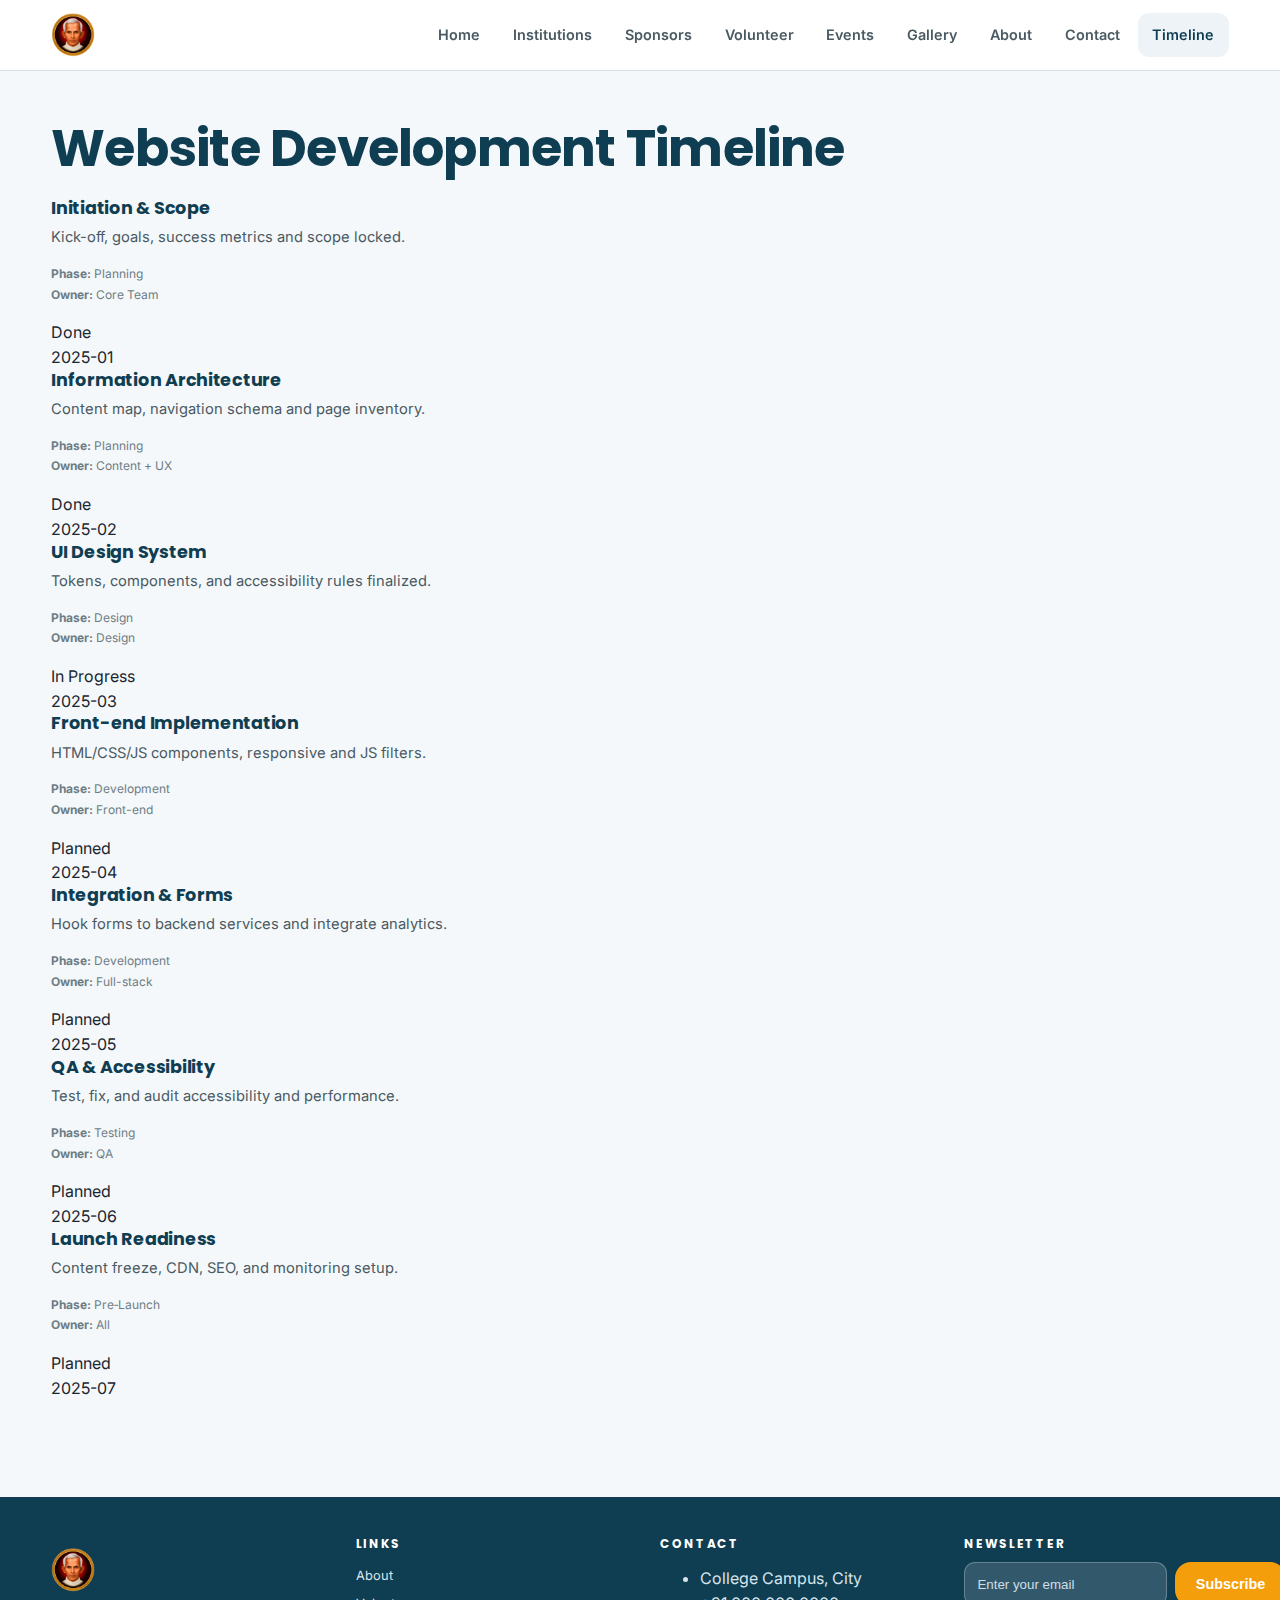
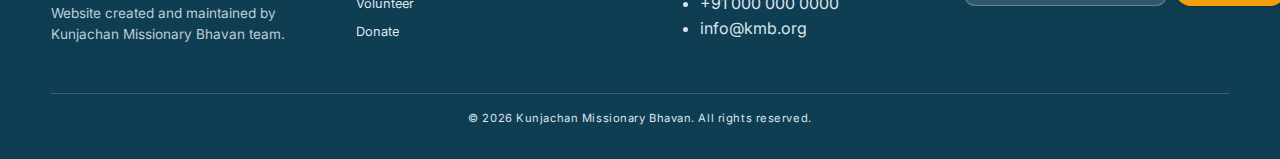
<file: pages/timeline.html>
<!DOCTYPE html>
<html lang="en">
<head>
  <meta charset="utf-8"/>
  <meta name="viewport" content="width=device-width,initial-scale=1"/>
  <title>KMB Project Timeline</title>
  <meta name="description" content="Editable, professional timeline of the KMB website project. Update month, year, and progress easily."/>
  <meta property="og:title" content="KMB Project Timeline"/>
  <meta property="og:description" content="A clean, animated timeline for the KMB website project — simple to edit via JSON."/>
  <meta property="og:type" content="website"/>
  <meta property="og:image" content="../assets/logo/kunjachanMissionaryLogo.png"/>
  <meta name="twitter:card" content="summary_large_image"/>
  <link rel="icon" href="../assets/logo/kunjachanMissionaryLogo.png"/>
  <link rel="preconnect" href="https://fonts.googleapis.com"/>
  <link rel="preconnect" href="https://fonts.gstatic.com" crossorigin/>
  <link href="https://fonts.googleapis.com/css2?family=Inter:wght@400;500;600;700&family=Poppins:wght@600;700;800&display=swap" rel="stylesheet"/>
  <link rel="stylesheet" href="../assets/css/style.css"/>
</head>
<body>
<a class="skip-link" href="#timeline">Skip to content</a>
<header class="site-header">
  <div class="container header__bar">
    <div class="brand">
      <a href="../index.html" class="brand__link">
        <img src="../assets/logo/kunjachanMissionaryLogo.png" alt="KMB Logo" class="brand__logo"/>
        <span class="visually-hidden">KMB</span>
      </a>
    </div>
    <button class="nav-toggle" aria-expanded="false" aria-controls="primary-nav" aria-label="Toggle navigation">
      <span class="nav-toggle__bar"></span><span class="nav-toggle__bar"></span><span class="nav-toggle__bar"></span>
    </button>
    <nav id="primary-nav" class="primary-nav" aria-label="Primary navigation">
      <ul class="nav__list">
        <li><a href="../index.html">Home</a></li>
        <li><a href="institutions.html">Institutions</a></li>
        <li><a href="sponsors.html">Sponsors</a></li>
        <li><a href="volunteer.html">Volunteer</a></li>
        <li><a href="events.html">Events</a></li>
        <li><a href="gallery.html">Gallery</a></li>
        <li><a href="about.html">About</a></li>
        <li><a href="contact.html">Contact</a></li>
        <li><a class="is-active" aria-current="page" href="timeline.html">Timeline</a></li>
      </ul>
    </nav>
  </div>
</header>

<section class="section" id="timeline">
  <div class="container">
    <div class="section__head">
      <h1 class="section-title">Website Development Timeline</h1>
    </div>

    <!-- Renders here -->
    <div class="timeline-wrap" id="timelineMount" aria-live="polite"></div>

    <!-- Edit this JSON only: update date, title, desc, phase, owner, and status -->
    <!-- status can be "planned", "progress", or "done" -->
    <script id="timelineData" type="application/json">
      [
        { "date": "2025-01", "title": "Initiation & Scope", "desc": "Kick-off, goals, success metrics and scope locked.", "phase": "Planning", "owner": "Core Team", "status": "done" },
        { "date": "2025-02", "title": "Information Architecture", "desc": "Content map, navigation schema and page inventory.", "phase": "Planning", "owner": "Content + UX", "status": "done" },
        { "date": "2025-03", "title": "UI Design System", "desc": "Tokens, components, and accessibility rules finalized.", "phase": "Design", "owner": "Design", "status": "progress" },
        { "date": "2025-04", "title": "Front-end Implementation", "desc": "HTML/CSS/JS components, responsive and JS filters.", "phase": "Development", "owner": "Front-end", "status": "planned" },
        { "date": "2025-05", "title": "Integration & Forms", "desc": "Hook forms to backend services and integrate analytics.", "phase": "Development", "owner": "Full-stack", "status": "planned" },
        { "date": "2025-06", "title": "QA & Accessibility", "desc": "Test, fix, and audit accessibility and performance.", "phase": "Testing", "owner": "QA", "status": "planned" },
        { "date": "2025-07", "title": "Launch Readiness", "desc": "Content freeze, CDN, SEO, and monitoring setup.", "phase": "Pre‑Launch", "owner": "All", "status": "planned" }
      ]
    </script>

    
  </div>
</section>

<footer class="site-footer">
  <div class="container footer__grid">
    <div class="footer__brand">
      <a class="brand__link" href="../index.html">
        <img src="../assets/logo/kunjachanMissionaryLogo.png" alt="KMB Logo" class="brand__logo brand__logo--footer"/>
        <span class="visually-hidden">KMB</span>
      </a>
      <p class="footer__about">Website created and maintained by Kunjachan Missionary Bhavan team.</p>
    </div>
    <nav class="footer__nav" aria-label="Footer">
      <h3 class="footer__title">Links</h3>
      <ul>
        <li><a href="../index.html#about">About</a></li>
        <li><a href="volunteer.html">Volunteer</a></li>
        <li><a href="donate.html">Donate</a></li>
      </ul>
    </nav>
    <div class="footer__contact">
      <h3 class="footer__title">Contact</h3>
      <ul>
        <li>College Campus, City</li>
        <li>+91 000 000 0000</li>
        <li>info@kmb.org</li>
      </ul>
    </div>
    <div class="footer__newsletter">
      <h3 class="footer__title">Newsletter</h3>
      <form class="footer__form">
        <label class="visually-hidden" for="footerEmail">Email</label>
        <input id="footerEmail" type="email" placeholder="Enter your email" required/>
        <button type="submit" class="btn btn--accent">Subscribe</button>
      </form>
    </div>
  </div>
  <div class="container footer__bottom">
    <p>&copy; <span id="year"></span> Kunjachan Missionary Bhavan. All rights reserved.</p>
  </div>
</footer>
<script src="../assets/js/main.js"></script>
</body>
</html>
</file>
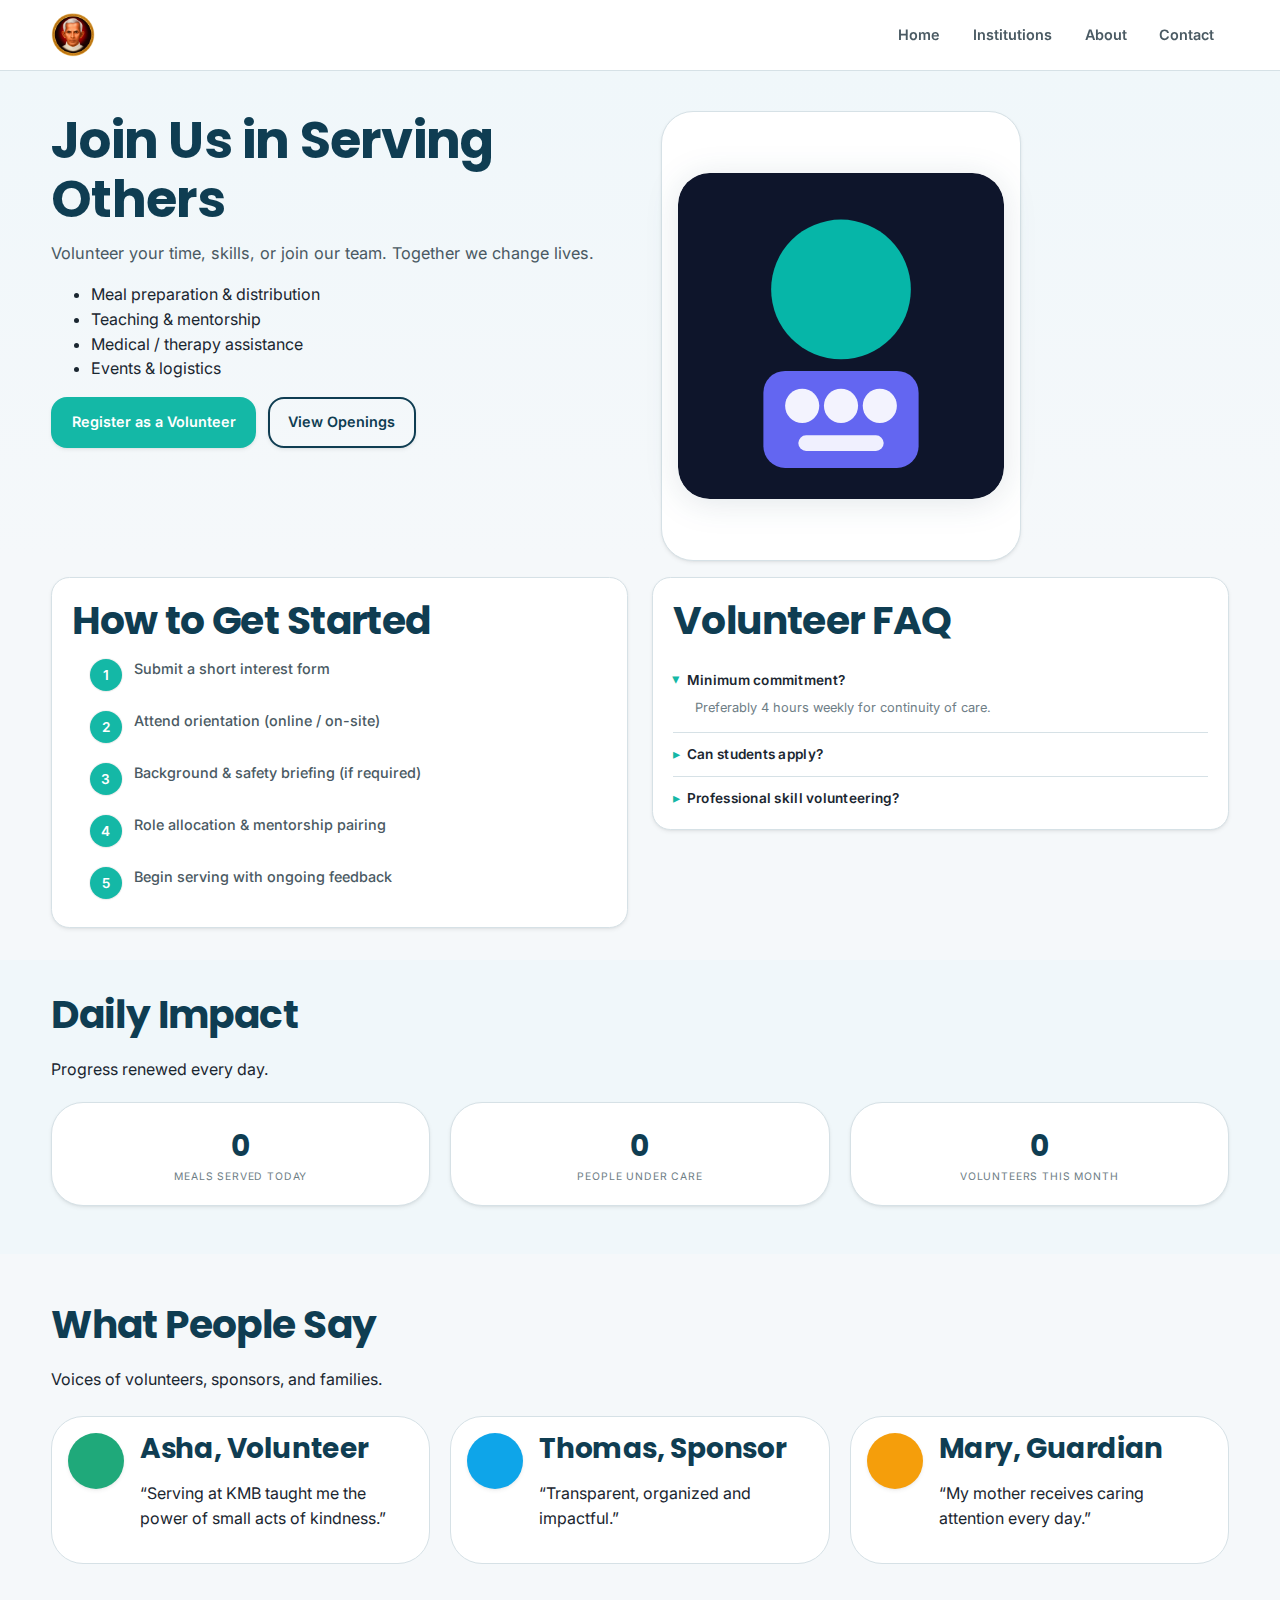
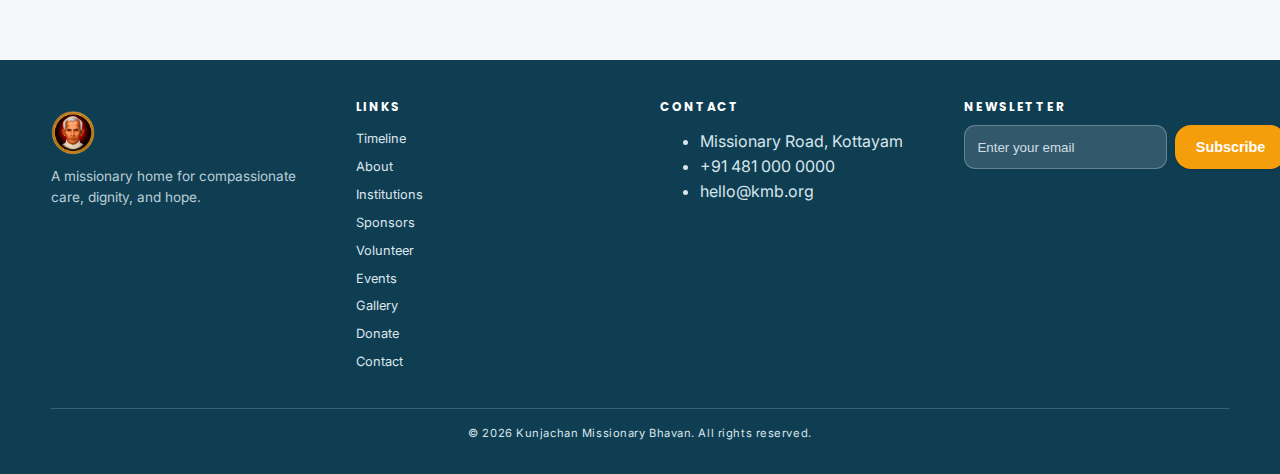
<file: pages/volunteer.html>
<!DOCTYPE html>
<html lang="en">
<head>
  <meta charset="utf-8"/>
  <meta name="viewport" content="width=device-width,initial-scale=1"/>
  <title>Volunteer — KMB</title>
  <meta name="description" content="Volunteer your time or skills with KMB. Roles include meals, mentoring, therapy assistance, events and more."/>
  <meta property="og:title" content="Volunteer at KMB"/>
  <meta property="og:description" content="Join us to serve with compassion — find roles and get started."/>
  <meta property="og:type" content="website"/>
  <meta property="og:image" content="../assets/logo/kunjachanMissionaryLogo.png"/>
  <link rel="icon" href="../assets/logo/kunjachanMissionaryLogo.png"/>
  <link href="https://fonts.googleapis.com/css2?family=Inter:wght@400;500;600;700&family=Poppins:wght@700;800&display=swap" rel="stylesheet"/>
  <link rel="stylesheet" href="../assets/css/style.css"/>
</head>
<body>
<a class="skip-link" href="#volunteer">Skip to content</a>
<header class="site-header">
  <div class="container header__bar">
    <div class="brand">
      <a href="../index.html" class="brand__link">
        <img src="../assets/logo/kunjachanMissionaryLogo.png" alt="KMB Logo" class="brand__logo"/>
        <span class="visually-hidden">KMB</span>
      </a>
    </div>
    <button class="nav-toggle" aria-expanded="false" aria-controls="primary-nav" aria-label="Toggle navigation">
      <span class="nav-toggle__bar"></span><span class="nav-toggle__bar"></span><span class="nav-toggle__bar"></span>
    </button>
    <nav id="primary-nav" class="primary-nav" aria-label="Primary navigation">
      <ul class="nav__list">
        <li><a href="../index.html">Home</a></li>
        <li><a href="institutions.html">Institutions</a></li>
        <li><a href="about.html">About</a></li>
        <li><a href="contact.html">Contact</a></li>
      </ul>
    </nav>
  </div>
</header>

<section id="volunteer" class="section section--band volunteer-section">
  <div class="container volunteer__grid volunteer__grid--balanced volunteer-hero">
    <div class="prose volunteer-intro">
      <h1 class="section-title volunteer-title-tight">Join Us in Serving Others</h1>
      <p class="lead-sm">Volunteer your time, skills, or join our team. Together we change lives.</p>
      <ul class="checklist checklist--em volunteer-list">
        <li>Meal preparation & distribution</li>
        <li>Teaching & mentorship</li>
        <li>Medical / therapy assistance</li>
        <li>Events & logistics</li>
      </ul>
      <div class="cta-row volunteer-cta-row">
        <a class="btn btn--primary" href="contact.html">Register as a Volunteer</a>
        <a class="btn btn--outline" href="contact.html">View Openings</a>
      </div>
    </div>

    <div class="illustration illustration--volunteer" aria-hidden="true">
      <svg viewBox="0 0 420 420" class="illustration__svg">
        <rect width="420" height="420" rx="40" fill="#0e152b"/>
        <circle cx="210" cy="150" r="90" fill="#06b6a8" />
        <rect x="110" y="255" width="200" height="125" rx="28" fill="#6366f1"/>
        <circle cx="160" cy="300" r="22" fill="#fff" opacity=".92" />
        <circle cx="210" cy="300" r="22" fill="#fff" opacity=".92" />
        <circle cx="260" cy="300" r="22" fill="#fff" opacity=".92" />
        <rect x="155" y="338" width="110" height="20" rx="10" fill="#fff" opacity=".9" />
      </svg>
    </div>
  </div>

  <div class="container volunteer-details">
    <div class="process card-soft-sm process-card">
      <h2 class="process-heading">How to Get Started</h2>
      <ol class="process__list numbered-steps">
        <li><span class="step-badge">1</span><span>Submit a short interest form</span></li>
        <li><span class="step-badge">2</span><span>Attend orientation (online / on-site)</span></li>
        <li><span class="step-badge">3</span><span>Background & safety briefing (if required)</span></li>
        <li><span class="step-badge">4</span><span>Role allocation & mentorship pairing</span></li>
        <li><span class="step-badge">5</span><span>Begin serving with ongoing feedback</span></li>
      </ol>
    </div>

    <div class="faq card-soft-sm faq-card">
      <h2 class="faq-heading">Volunteer FAQ</h2>
      <details open><summary>Minimum commitment?</summary><p>Preferably 4 hours weekly for continuity of care.</p></details>
      <details><summary>Can students apply?</summary><p>Yes, supervised student involvement with service documentation is welcomed.</p></details>
      <details><summary>Professional skill volunteering?</summary><p>Medical, counseling, legal, education, therapy, IT, nutrition & logistics expertise are valuable.</p></details>
    </div>
  </div>
</section>

<section id="impact" class="section bg-soft">
  <div class="container">
    <div class="section__head">
      <h2 class="section-title">Daily Impact</h2>
      <p class="section__lead">Progress renewed every day.</p>
    </div>
    <div class="counter-grid">
      <div class="counter card-soft"><div class="counter__num" data-count="100">0</div><div class="counter__label">Meals served today</div></div>
      <div class="counter card-soft"><div class="counter__num" data-count="320">0</div><div class="counter__label">People under care</div></div>
      <div class="counter card-soft"><div class="counter__num" data-count="58">0</div><div class="counter__label">Volunteers this month</div></div>
    </div>
  </div>
</section>

<section id="reviews" class="section">
  <div class="container">
    <div class="section__head">
      <h2 class="section-title">What People Say</h2>
      <p class="section__lead">Voices of volunteers, sponsors, and families.</p>
    </div>
    <div class="review-list">
      <article class="review card-soft-sm"><div class="avatar avatar--emerald"></div><div class="review__body"><h3 class="review__name">Asha, Volunteer</h3><p>“Serving at KMB taught me the power of small acts of kindness.”</p></div></article>
      <article class="review card-soft-sm"><div class="avatar avatar--blue"></div><div class="review__body"><h3 class="review__name">Thomas, Sponsor</h3><p>“Transparent, organized and impactful.”</p></div></article>
      <article class="review card-soft-sm"><div class="avatar avatar--amber"></div><div class="review__body"><h3 class="review__name">Mary, Guardian</h3><p>“My mother receives caring attention every day.”</p></div></article>
    </div>
  </div>
</section>

<footer class="site-footer">
  <div class="container footer__grid">
    <div class="footer__brand">
      <a class="brand__link" href="../index.html">
        <img src="../assets/logo/kunjachanMissionaryLogo.png" alt="KMB Logo" class="brand__logo brand__logo--footer"/>
        <span class="visually-hidden">KMB</span>
      </a>
      <p class="footer__about">A missionary home for compassionate care, dignity, and hope.</p>
    </div>
    <nav class="footer__nav" aria-label="Footer">
      <h3 class="footer__title">Links</h3>
      <ul>
        <li><a href="timeline.html">Timeline</a></li>
        <li><a href="about.html">About</a></li>
        <li><a href="institutions.html">Institutions</a></li>
        <li><a href="sponsors.html">Sponsors</a></li>
        <li><a href="volunteer.html">Volunteer</a></li>
        <li><a href="events.html">Events</a></li>
        <li><a href="gallery.html">Gallery</a></li>
        <li><a href="donate.html">Donate</a></li>
        <li><a href="contact.html">Contact</a></li>
      </ul>
    </nav>
    <div class="footer__contact">
      <h3 class="footer__title">Contact</h3>
      <ul>
        <li>Missionary Road, Kottayam</li>
        <li>+91 481 000 0000</li>
        <li>hello@kmb.org</li>
      </ul>
    </div>
    <div class="footer__newsletter">
      <h3 class="footer__title">Newsletter</h3>
      <form class="footer__form">
        <label class="visually-hidden" for="footerEmail">Email</label>
        <input id="footerEmail" type="email" placeholder="Enter your email" required/>
        <button class="btn btn--accent">Subscribe</button>
      </form>
    </div>
  </div>
  <div class="container footer__bottom">
    <p>&copy; <span id="year"></span> Kunjachan Missionary Bhavan. All rights reserved.</p>
  </div>
</footer>
<script src="../assets/js/main.js"></script>
</body>
</html>
</file>
<file: assets/css/style.css>
:root {
  --font-sans: Inter, system-ui, -apple-system, "Segoe UI", Roboto, Arial,
    sans-serif;
  --font-display: Poppins, var(--font-sans);
  --brand-navy: #0f3d52;
  --brand-teal: #14b8a6;
  --brand-teal-dark: #0d9488;
  --brand-sky: #0ea5e9;
  --brand-amber: #f59e0b;
  --brand-emerald: #1fa97a;
  --bg-base: #f5f8fa;
  --bg-soft: #f0f7fa;
  --bg-alt: #edf3f6;
  --surface: #ffffff;
  --surface-alt: #f9fcfd;
  --border: #d6e1e6;
  --border-alt: #c4d4db;
  --text: #1a2630;
  --text-soft: #4a5a63;
  --text-faint: #6d7d85;
  --radius-sm: 0.5rem;
  --radius: 0.85rem;
  --radius-lg: 1.25rem;
  --radius-xl: 2rem;
  --space-1: 0.25rem;
  --space-2: 0.5rem;
  --space-3: 0.75rem;
  --space-4: 1rem;
  --space-5: 1.25rem;
  --space-6: 1.5rem;
  --space-7: 2rem;
  --space-8: 2.5rem;
  --space-9: 3rem;
  --space-10: 4rem;
  --shadow-xs: 0 1px 2px rgba(0, 0, 0, 0.04), 0 0 0 1px rgba(0, 0, 0, 0.05);
  --shadow-sm: 0 2px 4px rgba(0, 0, 0, 0.06), 0 1px 2px rgba(0, 0, 0, 0.04);
  --shadow: 0 4px 16px -2px rgba(15, 61, 82, 0.1),
    0 2px 8px -2px rgba(15, 61, 82, 0.08);
  --focus-ring: 0 0 0 3px rgba(14, 165, 233, 0.35);
}

* {
  box-sizing: border-box;
}
html {
  scroll-behavior: smooth;
}
body {
  margin: 0;
  font-family: var(--font-sans);
  background: var(--bg-base);
  color: var(--text);
  line-height: 1.55;
  -webkit-font-smoothing: antialiased;
}
img,
svg {
  max-width: 100%;
  height: auto;
  display: block;
}

/* Typography */
h1,
h2,
h3,
h4,
h5,
h6 {
  font-family: var(--font-display);
  font-weight: 700;
  letter-spacing: -0.015em;
  line-height: 1.15;
  margin: 0 0 var(--space-4);
  color: var(--brand-navy);
}
h1 {
  font-size: clamp(2.2rem, 4.3vw, 3.2rem);
}
h2 {
  font-size: clamp(1.75rem, 3.2vw, 2.45rem);
}
h3 {
  font-size: clamp(1.35rem, 2.2vw, 1.75rem);
}
.h5 {
  font-size: 1.05rem;
  margin: 0 0 var(--space-2);
}
p {
  margin: 0 0 var(--space-4);
}
.lead {
  font-size: 1.15rem;
  font-weight: 500;
  color: var(--text-soft);
}
.lead-sm {
  font-size: 1.02rem;
  color: var(--text-soft);
}
.prose p {
  max-width: 62ch;
}
.gradient-text {
  background: linear-gradient(90deg, var(--brand-navy), var(--brand-teal));
  -webkit-background-clip: text;
  background-clip: text;
  color: transparent;
}

.visually-hidden {
  position: absolute !important;
  width: 1px;
  height: 1px;
  padding: 0;
  margin: -1px;
  overflow: hidden;
  clip: rect(0 0 0 0);
  white-space: nowrap;
  border: 0;
}
.skip-link {
  position: absolute;
  left: -999px;
  top: auto;
  background: var(--brand-teal);
  color: #fff;
  padding: 0.6rem 1rem;
  border-radius: 0.6rem;
  z-index: 200;
}
.skip-link:focus {
  left: 1rem;
  top: 1rem;
}

/* Layout */
.container {
  width: min(1200px, 92%);
  margin-inline: auto;
}
.section {
  padding: var(--space-9) 0;
}
.section--xl {
  padding: var(--space-10) 0 var(--space-9);
}
.section-title {
  margin: 0 0 var(--space-5);
}
.bg-soft {
  background: var(--bg-soft);
}

/* Header */
.site-header {
  position: sticky;
  top: 0;
  z-index: 90;
  background: rgba(255, 255, 255, 0.92);
  backdrop-filter: blur(12px);
  border-bottom: 1px solid var(--border);
}
.header__bar {
  display: flex;
  align-items: center;
  justify-content: space-between;
  gap: var(--space-5);
  min-height: 70px;
}
.brand__link {
  display: flex;
  align-items: center;
  gap: 0.75rem;
  text-decoration: none;
}
.brand__logo {
  width: 44px;
  height: auto;
  border-radius: 50%;
  object-fit: contain;
}
.primary-nav {
  display: flex;
  gap: var(--space-4);
  align-items: center;
}
.nav__list {
  list-style: none;
  display: flex;
  gap: 0.25rem;
  padding: 0;
  margin: 0;
  flex-wrap: wrap;
}
.nav__list a {
  display: inline-block;
  padding: 0.65rem 0.9rem;
  font-size: 0.9rem;
  font-weight: 600;
  color: var(--text-soft);
  border-radius: 0.7rem;
  text-decoration: none;
  transition: 0.25s;
}
.nav__list a:hover,
.nav__list a:focus {
  background: var(--bg-alt);
  color: var(--brand-navy);
}
.nav__list a.is-active {
  background: var(--bg-alt);
  color: var(--brand-navy);
}
.nav-toggle {
  display: none;
  flex-direction: column;
  gap: 5px;
  background: none;
  border: 0;
  cursor: pointer;
}
.nav-toggle__bar {
  width: 24px;
  height: 2px;
  background: var(--brand-navy);
}

/* Buttons */
.btn {
  --bg: var(--brand-teal);
  --color: #fff;
  --border: transparent;
  display: inline-flex;
  align-items: center;
  justify-content: center;
  padding: 0.75rem 1.15rem;
  font-size: 0.9rem;
  font-weight: 600;
  background: var(--bg);
  color: var(--color);
  border: 2px solid var(--border);
  border-radius: 1rem;
  box-shadow: var(--shadow-sm);
  cursor: pointer;
  text-decoration: none;
  transition: 0.25s cubic-bezier(0.4, 0.2, 0.2, 1);
}
.btn:hover {
  transform: translateY(-2px);
  box-shadow: var(--shadow);
}
.btn:active {
  transform: translateY(0);
}
.btn:focus-visible {
  outline: none;
  box-shadow: var(--focus-ring);
}
.btn--primary {
  --bg: var(--brand-teal);
}
.btn--outline {
  --bg: transparent;
  --color: var(--brand-navy);
  --border: var(--brand-navy);
}
.btn--outline:hover {
  --bg: var(--brand-navy);
  --color: #fff;
}
.btn--ghost {
  --bg: var(--bg-alt);
  --color: var(--brand-navy);
}
.btn--ghost:hover {
  --bg: var(--brand-teal);
  --color: #fff;
}
.btn--accent {
  --bg: var(--brand-amber);
}
.cta-row {
  display: flex;
  flex-wrap: wrap;
  gap: var(--space-3);
}

/* Hero */
.hero__grid {
  display: grid;
  gap: var(--space-8);
  grid-template-columns: repeat(auto-fit, minmax(340px, 1fr));
  align-items: center;
}
.stats {
  margin-top: var(--space-6);
  display: grid;
  gap: var(--space-4);
  grid-template-columns: repeat(auto-fit, minmax(130px, 1fr));
}
.stat {
  background: var(--surface);
  border: 1px solid var(--border);
  border-radius: var(--radius-xl);
  padding: var(--space-4) var(--space-3);
  text-align: center;
  position: relative;
  overflow: hidden;
  box-shadow: var(--shadow-sm);
}
.stat__num {
  font-family: var(--font-display);
  font-size: 1.6rem;
  font-weight: 700;
  color: var(--brand-navy);
}
.stat__label {
  font-size: 0.65rem;
  letter-spacing: 0.12em;
  text-transform: uppercase;
  margin-top: 0.3rem;
  color: var(--text-faint);
}

/* Finder */
.finder {
  margin-top: var(--space-8);
  background: var(--surface);
  padding: var(--space-5);
  border: 1px solid var(--border);
  border-radius: var(--radius-xl);
  display: grid;
  gap: var(--space-4);
  grid-template-columns: repeat(auto-fit, minmax(180px, 1fr));
  box-shadow: var(--shadow);
}
.finder input,
.finder select {
  padding: 0.75rem 0.9rem;
  border: 1.5px solid var(--border);
  border-radius: var(--radius);
  background: var(--surface-alt);
  font: inherit;
}
.finder input:focus,
.finder select:focus {
  outline: none;
  border-color: var(--brand-teal);
  box-shadow: var(--focus-ring);
}

/* About */
.about__grid {
  display: grid;
  gap: var(--space-8);
  grid-template-columns: repeat(auto-fit, minmax(340px, 1fr));
}
.about__split {
  display: grid;
  gap: var(--space-6);
  grid-template-columns: repeat(auto-fit, minmax(220px, 1fr));
}

/* Illustrations */
.illustration {
  width: 100%;
  aspect-ratio: 4/3;
  display: flex;
  align-items: center;
  justify-content: center;
}
.hero__illustration {
  aspect-ratio: 16/13;
}
.illustration__svg {
  width: 100%;
  height: auto;
  border-radius: var(--radius-xl);
  filter: drop-shadow(0 4px 16px rgba(15, 61, 82, 0.12));
}

/* Cards */
.card,
.card-soft,
.card-soft-sm,
.card-lined {
  background: var(--surface);
  border: 1px solid var(--border);
  border-radius: var(--radius-xl);
  position: relative;
}
.card-soft {
  padding: var(--space-4) var(--space-4) var(--space-5);
}
.card-soft-sm {
  padding: var(--space-4);
}
.card-lined {
  padding: var(--space-5) var(--space-4);
  border: 1px solid var(--border-alt);
  box-shadow: var(--shadow-xs);
}
.card__body {
  padding: var(--space-5);
}
.card__title {
  margin: 0 0 var(--space-2);
  font-size: 1.1rem;
  color: var(--brand-navy);
}
.card__desc {
  margin: 0 0 var(--space-4);
  color: var(--text-soft);
  font-size: 0.92rem;
}
.card__meta {
  list-style: none;
  margin: 0 0 var(--space-4);
  padding: 0;
  display: grid;
  gap: 2px;
  font-size: 0.75rem;
  color: var(--text-faint);
}
.cards {
  display: grid;
  gap: var(--space-6);
  grid-template-columns: repeat(auto-fit, minmax(300px, 1fr));
}
.institution__icon {
  width: 70px;
  height: 70px;
  margin: var(--space-5) var(--space-5) 0;
  display: flex;
  align-items: center;
  justify-content: center;
  background: var(--bg-soft);
  border-radius: 50%;
  box-shadow: var(--shadow-xs);
}

/* Filters */
.filters {
  display: flex;
  flex-wrap: wrap;
  gap: var(--space-3);
  margin-top: var(--space-5);
}
.filters--bar input,
.filters--bar select {
  padding: 0.75rem 0.85rem;
  border: 1.5px solid var(--border);
  border-radius: var(--radius);
  background: var(--surface);
}
.filters--bar input:focus,
.filters--bar select:focus {
  outline: none;
  border-color: var(--brand-teal);
  box-shadow: var(--focus-ring);
}
.filters--spaced {
  margin-bottom: var(--space-7);
}

/* Sponsors */
.sponsor-grid {
  display: grid;
  gap: var(--space-5);
  grid-template-columns: repeat(auto-fit, minmax(150px, 1fr));
}
.sponsor-tile {
  background: var(--surface);
  border: 1px solid var(--border);
  border-radius: var(--radius-xl);
  padding: var(--space-5) var(--space-3);
  text-align: center;
  font-weight: 600;
  font-size: 0.85rem;
  color: var(--text-soft);
  display: flex;
  flex-direction: column;
  align-items: center;
  gap: var(--space-3);
  box-shadow: var(--shadow-sm);
  transition: 0.25s;
}
.sponsor-tile:hover {
  transform: translateY(-4px);
  box-shadow: var(--shadow);
  background: var(--surface-alt);
}
.sponsor-icon {
  width: 46px;
  height: 46px;
  background: linear-gradient(90deg, var(--brand-teal), var(--brand-sky));
  display: flex;
  align-items: center;
  justify-content: center;
  border-radius: 50%;
  color: #fff;
  font-size: 18px;
}
.icon-heart::after {
  content: "❤";
}
.icon-leaf::after {
  content: "❃";
}
.icon-sun::after {
  content: "☼";
}
.icon-pulse::after {
  content: "✚";
}
.icon-book::after {
  content: "✎";
}
.icon-group::after {
  content: "✦";
}

/* === Volunteer */

.section--band.volunteer-section {
  background: linear-gradient(180deg, #f0f7fa 0%, #f5f8fa 55%);
  padding-top: var(--space-8);
  padding-bottom: var(--space-7);
}

.volunteer-title-tight {
  margin-bottom: var(--space-3);
}

.volunteer-intro .volunteer-list {
  margin-bottom: var(--space-4);
}
.volunteer-cta-row {
  margin-top: var(--space-2);
}

.volunteer-hero {
  row-gap: var(--space-6);
  margin-bottom: var(--space-4);
}

.illustration--volunteer {
  max-width: 320px;
  padding: var(--space-3);
  aspect-ratio: 4 / 5;
  margin-top: 0;
  align-self: flex-start;
}

.volunteer-details {
  display: grid;
  gap: var(--space-6);
  grid-template-columns: repeat(auto-fit, minmax(320px, 1fr));
  align-items: start;
  margin-top: var(--space-4);
}

.process-card,
.faq-card {
  padding: var(--space-5) var(--space-5) var(--space-5);
  border-radius: 1.15rem;
  background: var(--surface);
  box-shadow: var(--shadow-sm);
  border: 1px solid var(--border);
}

.numbered-steps {
  list-style: none;
  padding: 0;
  margin: var(--space-4) 0 0;
  display: flex;
  flex-direction: column;
  gap: var(--space-3);
  counter-reset: step;
}
.numbered-steps li {
  display: flex;
  gap: var(--space-3);
  line-height: 1.35;
  font-size: 0.9rem;
  font-weight: 500;
  color: var(--text-soft);
}
.step-badge {
  flex: 0 0 2rem;
  height: 2rem;
  background: var(--brand-teal);
  color: #fff;
  font-weight: 600;
  font-size: 0.85rem;
  display: flex;
  align-items: center;
  justify-content: center;
  border-radius: 50%;
  box-shadow: var(--shadow-xs);
}

.faq-card details {
  border-bottom: 1px solid var(--border);
  padding: 0.65rem 0;
}
.faq-card details:last-of-type {
  border-bottom: 0;
  padding-bottom: 0;
}
.faq-card summary {
  cursor: pointer;
  font-weight: 600;
  font-size: 0.85rem;
  letter-spacing: 0.02em;
  list-style: none;
}
.faq-card summary::-webkit-details-marker {
  display: none;
}
.faq-card summary:before {
  content: "▸";
  display: inline-block;
  margin-right: 0.4rem;
  transition: transform 0.25s;
  color: var(--brand-teal);
  font-size: 0.9rem;
}
.faq-card details[open] summary:before {
  transform: rotate(90deg);
}
.faq-card p {
  margin: 0.4rem 0 0.2rem 1.35rem;
  font-size: 0.8rem;
  color: var(--text-faint);
}

#impact.section.bg-soft {
  padding-top: var(--space-7);
}

@media (max-width: 960px) {
  .illustration--volunteer {
    max-width: 280px;
    margin-inline: auto;
  }
  .volunteer-hero {
    margin-bottom: var(--space-5);
  }
}
@media (max-width: 640px) {
  .volunteer-details {
    gap: var(--space-5);
  }
  .process-card,
  .faq-card {
    padding: var(--space-4) var(--space-4) var(--space-5);
  }
}
/* Impact */
.impact-highlights {
  display: flex;
  flex-wrap: wrap;
  gap: var(--space-4);
  margin: var(--space-8) 0 var(--space-5);
}
.highlight {
  min-width: 170px;
  background: var(--surface);
  border: 1px solid var(--border);
  border-radius: var(--radius-xl);
  padding: var(--space-4) var(--space-5);
  box-shadow: var(--shadow-xs);
}
.highlight__num {
  font-family: var(--font-display);
  font-size: 1.7rem;
  color: var(--brand-navy);
  font-weight: 700;
}
.highlight__label {
  font-size: 0.65rem;
  text-transform: uppercase;
  letter-spacing: 0.1em;
  color: var(--text-faint);
}

/* Counters */
.counter-grid {
  display: grid;
  gap: var(--space-5);
  grid-template-columns: repeat(auto-fit, minmax(180px, 1fr));
  margin-top: var(--space-5);
}
.counter {
  text-align: center;
  border: 1px solid var(--border);
  background: var(--surface);
  border-radius: var(--radius-xl);
  padding: var(--space-5) var(--space-3);
  box-shadow: var(--shadow-sm);
}
.counter__num {
  font-family: var(--font-display);
  font-size: 1.85rem;
  font-weight: 700;
  color: var(--brand-navy);
}
.counter__label {
  font-size: 0.65rem;
  letter-spacing: 0.08em;
  text-transform: uppercase;
  color: var(--text-faint);
}

/* Reviews */
.review-list {
  display: grid;
  gap: var(--space-5);
  grid-template-columns: repeat(auto-fit, minmax(300px, 1fr));
  margin-top: var(--space-6);
}
.review {
  display: flex;
  gap: var(--space-4);
  align-items: flex-start;
}
.avatar {
  width: 56px;
  height: 56px;
  border-radius: 50%;
  background: var(--brand-teal);
  flex-shrink: 0;
  box-shadow: var(--shadow-sm);
}
.avatar--blue {
  background: var(--brand-sky);
}
.avatar--emerald {
  background: var(--brand-emerald);
}
.avatar--amber {
  background: var(--brand-amber);
}

/* Events */
.event-grid {
  display: grid;
  gap: var(--space-5);
  grid-template-columns: repeat(auto-fit, minmax(260px, 1fr));
  margin-top: var(--space-6);
}
.event__date {
  font-family: var(--font-display);
  font-weight: 700;
  color: var(--brand-teal);
  letter-spacing: 0.05em;
  font-size: 0.8rem;
}
.event__title {
  margin: var(--space-2) 0 var(--space-2);
  font-size: 1.05rem;
}
.badge-urgent {
  background: var(--brand-amber);
  color: #fff;
  font-weight: 600;
  padding: 0.5rem 0.85rem;
  border-radius: 999px;
  display: inline-block;
  font-size: 0.7rem;
  letter-spacing: 0.1em;
  text-transform: uppercase;
}
.event-filters {
  display: flex;
  flex-wrap: wrap;
  gap: var(--space-3);
  margin-top: var(--space-6);
  margin-bottom: var(--space-2);
}
.event-filters input,
.event-filters select {
  padding: 0.65rem 0.8rem;
  border: 1.5px solid var(--border);
  border-radius: var(--radius);
  background: var(--surface-alt);
  font: inherit;
}
.event-filters input:focus,
.event-filters select:focus {
  outline: none;
  border-color: var(--brand-teal);
  box-shadow: var(--focus-ring);
}
.event__meta {
  font-size: 0.7rem;
  text-transform: uppercase;
  letter-spacing: 0.08em;
  color: var(--text-faint);
  margin-bottom: var(--space-3);
}

/* ---------- UPDATED GALLERY LAYOUT (prevents oversized single item) ---------- */
.tags-filter {
  display: flex;
  flex-wrap: wrap;
  gap: 0.5rem;
  margin-top: var(--space-4);
}
.tag {
  background: var(--surface);
  border: 1px solid var(--border);
  padding: 0.45rem 0.75rem;
  font-size: 0.7rem;
  font-weight: 600;
  letter-spacing: 0.1em;
  text-transform: uppercase;
  color: var(--text-soft);
  border-radius: 2rem;
  cursor: pointer;
  transition: 0.25s;
}
.tag:hover {
  background: var(--bg-alt);
}
.tag.is-active {
  background: var(--brand-teal);
  color: #fff;
  border-color: var(--brand-teal);
}

/* Replaced grid with flex so a single filtered card keeps a fixed width */
.gallery-grid {
  display: flex;
  flex-wrap: wrap;
  gap: var(--space-5);
  align-items: stretch;
  justify-content: flex-start;
  margin-top: var(--space-6);
}
.gallery-panel {
  flex: 0 0 240px;
  max-width: 240px;
  position: relative;
  border-radius: var(--radius-xl);
  overflow: hidden;
  background: var(--surface);
  border: 1px solid var(--border);
  box-shadow: var(--shadow-sm);
  aspect-ratio: 4/3;
  display: flex;
  align-items: center;
  justify-content: center;
  transition: transform 0.25s, box-shadow 0.25s;
}
.gallery-panel:hover {
  transform: translateY(-4px);
  box-shadow: var(--shadow);
}
.gallery-label {
  position: absolute;
  left: 50%;
  bottom: 8px;
  transform: translateX(-50%);
  background: rgba(15, 61, 82, 0.85);
  color: #fff;
  font-size: 0.65rem;
  letter-spacing: 0.08em;
  text-transform: uppercase;
  padding: 0.3rem 0.55rem;
  border-radius: 0.55rem;
}
/* Responsive widths */
@media (max-width: 900px) {
  .gallery-panel {
    flex: 0 0 200px;
    max-width: 200px;
  }
}
@media (max-width: 640px) {
  .gallery-panel {
    flex: 0 0 calc(50% - var(--space-5));
    max-width: calc(50% - var(--space-5));
  }
}
@media (max-width: 430px) {
  .gallery-panel {
    flex: 0 0 100%;
    max-width: 100%;
  }
}

/* Partners / Stories */
.partner-grid {
  display: grid;
  gap: var(--space-5);
  grid-template-columns: repeat(auto-fit, minmax(260px, 1fr));
  margin-top: var(--space-6);
}
.partner {
  display: flex;
  gap: var(--space-4);
}
.partner-icon {
  width: 54px;
  height: 54px;
  border-radius: 50%;
  background: linear-gradient(90deg, var(--brand-teal), var(--brand-sky));
  position: relative;
}
.partner-icon.icon-leaf::after {
  content: "❃";
  position: absolute;
  inset: 0;
  display: flex;
  align-items: center;
  justify-content: center;
  color: #fff;
  font-size: 24px;
}
.partner-icon.icon-book::after {
  content: "✎";
  position: absolute;
  inset: 0;
  display: flex;
  align-items: center;
  justify-content: center;
  color: #fff;
  font-size: 22px;
}
.partner-icon.icon-pulse::after {
  content: "✚";
  position: absolute;
  inset: 0;
  display: flex;
  align-items: center;
  justify-content: center;
  color: #fff;
  font-size: 22px;
}
.story-grid {
  display: grid;
  gap: var(--space-5);
  grid-template-columns: repeat(auto-fit, minmax(260px, 1fr));
  margin-top: var(--space-6);
}
.story {
  background: var(--surface);
  border: 1px solid var(--border);
  padding: var(--space-5) var(--space-4);
  border-radius: var(--radius-xl);
  box-shadow: var(--shadow-xs);
}
.story__title {
  margin: 0 0 var(--space-2);
  font-size: 1rem;
}
.story__excerpt {
  margin: 0 0 var(--space-4);
  font-size: 0.9rem;
  color: var(--text-soft);
}

/* Contact / Forms */
.contact__grid {
  display: grid;
  gap: var(--space-8);
  grid-template-columns: repeat(auto-fit, minmax(340px, 1fr));
}
.contact__form,
.donate-form {
  display: flex;
  flex-direction: column;
  gap: var(--space-4);
}
.contact__form input,
.contact__form textarea,
.donate-form input,
.donate-form select {
  border: 1.5px solid var(--border);
  border-radius: var(--radius);
  background: var(--surface-alt);
  padding: 0.85rem 1rem;
  font: inherit;
}
.contact__form input:focus,
.contact__form textarea:focus,
.donate-form input:focus,
.donate-form select:focus {
  outline: none;
  border-color: var(--brand-teal);
  box-shadow: var(--focus-ring);
}
.donate-form--grid {
  display: grid;
  gap: var(--space-5);
  grid-template-columns: repeat(auto-fit, minmax(240px, 1fr));
}
.donate-form--grid label {
  font-size: 0.65rem;
  text-transform: uppercase;
  letter-spacing: 0.12em;
  font-weight: 600;
  color: var(--text-faint);
}
.donate-submit {
  grid-column: 1/-1;
  justify-self: start;
}
.hero--sub {
  background: var(--bg-soft);
}

/* Footer */
.site-footer {
  background: var(--brand-navy);
  color: #d7e5eb;
  margin-top: var(--space-9);
  padding-top: var(--space-8);
}
.footer__grid {
  display: grid;
  gap: var(--space-8);
  grid-template-columns: repeat(auto-fit, minmax(220px, 1fr));
}
.footer__title {
  margin: 0 0 var(--space-3);
  font-size: 0.75rem;
  letter-spacing: 0.14em;
  text-transform: uppercase;
  font-weight: 700;
  color: #fff;
}
.footer__about {
  color: #b9ced6;
  font-size: 0.85rem;
}
.footer__nav ul {
  list-style: none;
  margin: 0;
  padding: 0;
}
.footer__nav a {
  display: inline-block;
  padding: 0.25rem 0;
  font-size: 0.8rem;
  text-decoration: none;
  color: #dce8ed;
}
.footer__nav a:hover {
  color: #fff;
}
.footer__form {
  display: flex;
  gap: 0.5rem;
}
.footer__form input {
  flex: 1;
  border: 1px solid rgba(255, 255, 255, 0.25);
  background: rgba(255, 255, 255, 0.15);
  padding: 0.6rem 0.75rem;
  color: #fff;
  border-radius: 0.7rem;
}
.footer__form input::placeholder {
  color: #d0dee3;
}
.footer__bottom {
  border-top: 1px solid rgba(255, 255, 255, 0.18);
  margin-top: var(--space-7);
  padding: var(--space-4) 0;
  font-size: 0.7rem;
  text-align: center;
  letter-spacing: 0.05em;
}

/* Extra content structures */
.values-list,
.process__list {
  padding-left: 1.1rem;
  margin: 0;
}
.values-list li,
.process__list li {
  margin: 0 0 var(--space-2);
}
.timeline__list {
  list-style: none;
  margin: 0;
  padding: 0;
  display: grid;
  gap: var(--space-3);
}
.timeline__list li {
  display: flex;
  gap: var(--space-3);
  align-items: flex-start;
}
.tl-year {
  font-weight: 700;
  color: var(--brand-teal);
  min-width: 3.2rem;
  display: inline-block;
}
.tier-grid {
  display: grid;
  gap: var(--space-5);
  grid-template-columns: repeat(auto-fit, minmax(240px, 1fr));
  margin-top: var(--space-5);
}
.tier {
  display: flex;
  flex-direction: column;
  gap: var(--space-4);
  position: relative;
}
.tier--focus {
  box-shadow: var(--shadow);
}
.tier__amt {
  font-weight: 700;
  font-size: 1.1rem;
  color: var(--brand-teal);
  margin: 0;
}
.tier__list {
  list-style: none;
  padding: 0;
  margin: 0;
  display: grid;
  gap: 4px;
  font-size: 0.8rem;
  color: var(--text-soft);
}
.grid-split {
  display: grid;
  gap: var(--space-5);
  grid-template-columns: repeat(auto-fit, minmax(300px, 1fr));
}
.tags-filter .tag:focus-visible,
.event-filters input:focus-visible,
.event-filters select:focus-visible,
.filters--bar input:focus-visible,
.filters--bar select:focus-visible {
  outline: none;
  box-shadow: var(--focus-ring);
}
.mt-section {
  margin-top: var(--space-9);
}
.mt-section-sm {
  margin-top: var(--space-5);
}
.mt-xs {
  margin-top: var(--space-2);
}
.stack-lg > * + * {
  margin-top: var(--space-5);
}
.small-note {
  font-size: 0.75rem;
  color: var(--text-faint);
}
.illustration--volunteer {
  max-width: 360px;
  width: 100%;
  aspect-ratio: 4/5;
  background: var(--surface);
  border: 1px solid var(--border);
  border-radius: var(--radius-xl);
  padding: var(--space-4);
  box-shadow: var(--shadow-sm);
  margin-inline: auto;
}

/* Responsive volunteer grid balance */
@media (min-width: 980px) {
  .volunteer__grid--balanced {
    display: grid;
    grid-template-columns: minmax(0, 560px) 380px;
    column-gap: var(--space-8);
  }
}
@media (min-width: 1400px) {
  .illustration--volunteer {
    max-width: 340px;
  }
}

/* Mobile nav */
@media (max-width: 960px) {
  .primary-nav {
    position: fixed;
    inset: 70px 0 auto 0;
    background: rgba(255, 255, 255, 0.98);
    backdrop-filter: blur(12px);
    flex-direction: column;
    padding: var(--space-6) var(--space-5);
    transform: translateY(-120%);
    transition: 0.35s cubic-bezier(0.6, 0.2, 0.15, 1);
  }
  .primary-nav.open {
    transform: translateY(0);
  }
  .nav__list {
    flex-direction: column;
    width: 100%;
  }
  .nav__list a {
    width: 100%;
    text-align: left;
  }
  .nav-toggle {
    display: flex;
  }
  .finder {
    grid-template-columns: repeat(auto-fit, minmax(140px, 1fr));
  }
}
@media (max-width: 640px) {
  .section {
    padding: var(--space-8) 0;
  }
  .hero__grid {
    gap: var(--space-7);
  }
  .stats {
    gap: var(--space-3);
  }
}

/* Floating animation */
@media (prefers-reduced-motion: no-preference) {
  .floating circle {
    animation: float 6s ease-in-out infinite;
  }
  .floating circle:nth-child(2) {
    animation-delay: -2s;
  }
  .floating circle:nth-child(3) {
    animation-delay: -3s;
  }
  .floating circle:nth-child(4) {
    animation-delay: -4s;
  }
  .floating circle:nth-child(5) {
    animation-delay: -1s;
  }
}
@keyframes float {
  0%,
  100% {
    transform: translateY(0);
  }
  50% {
    transform: translateY(-14px);
  }
}
</file>
